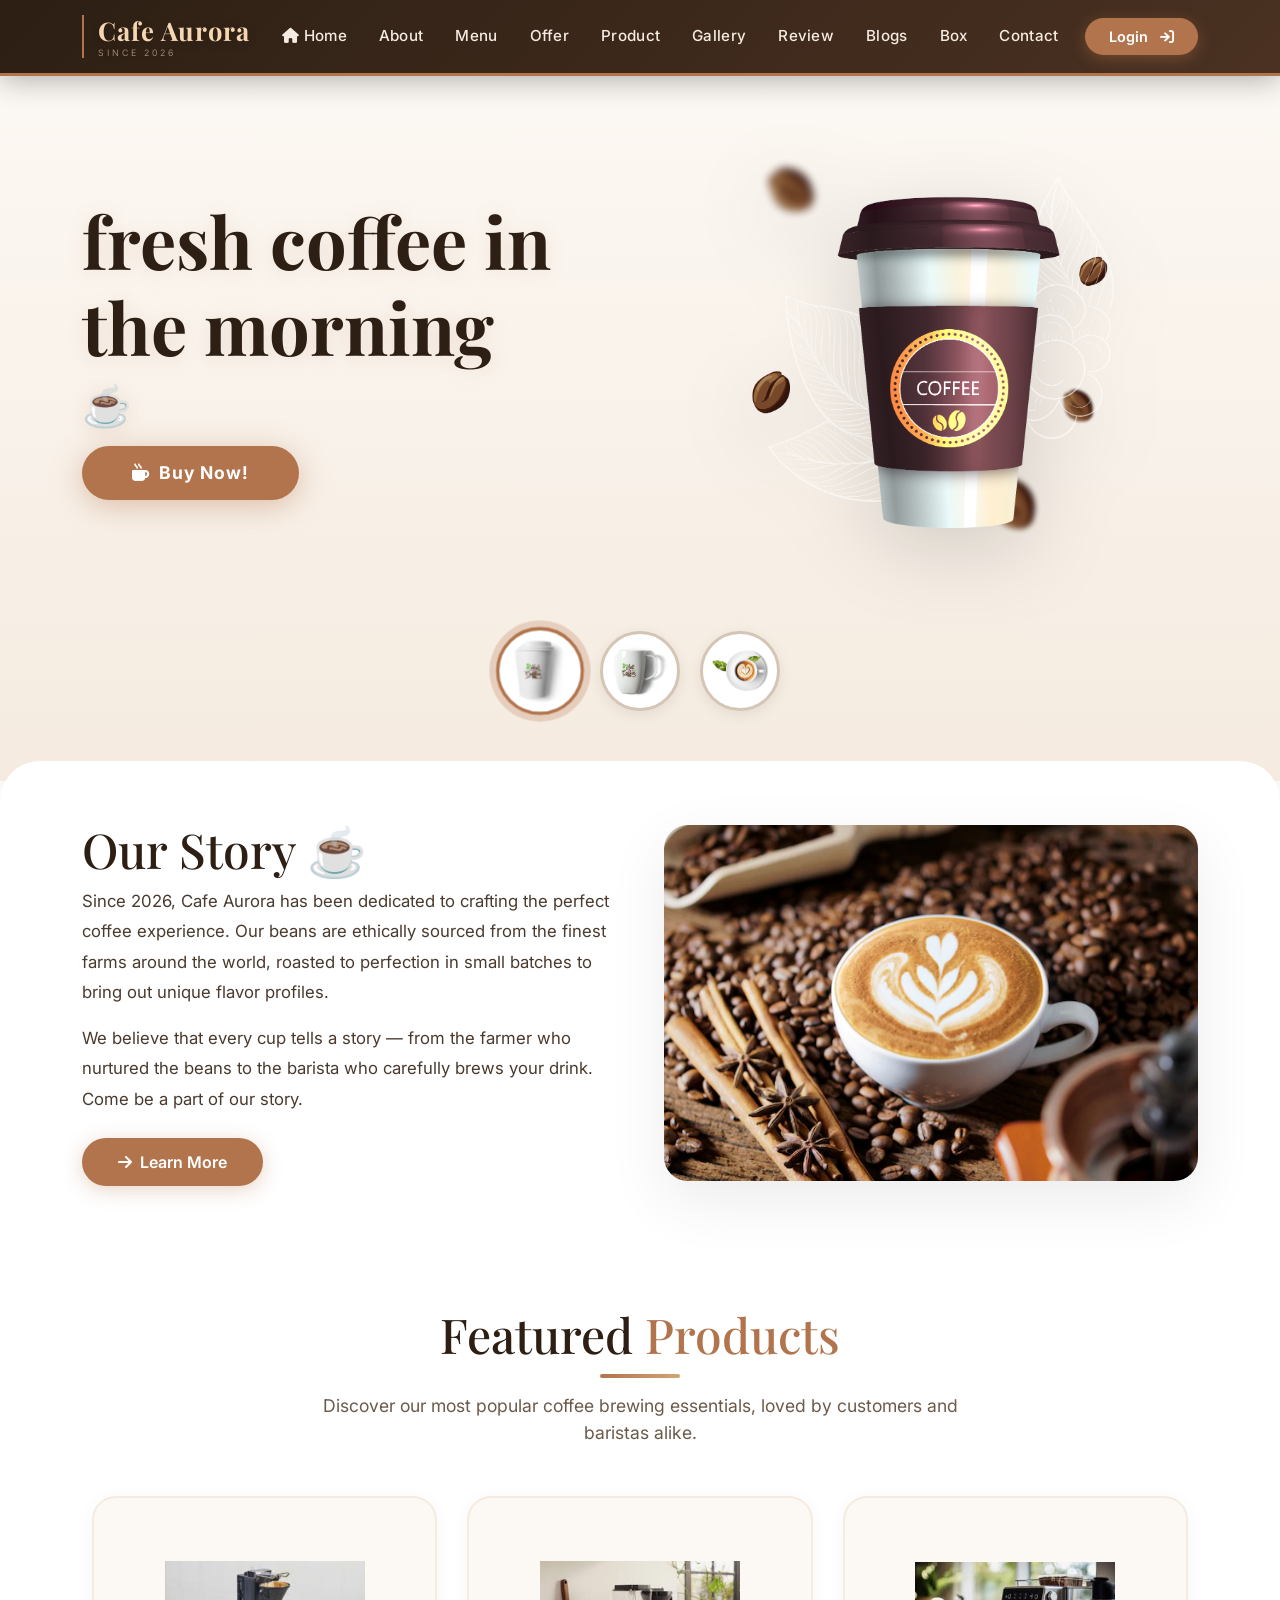
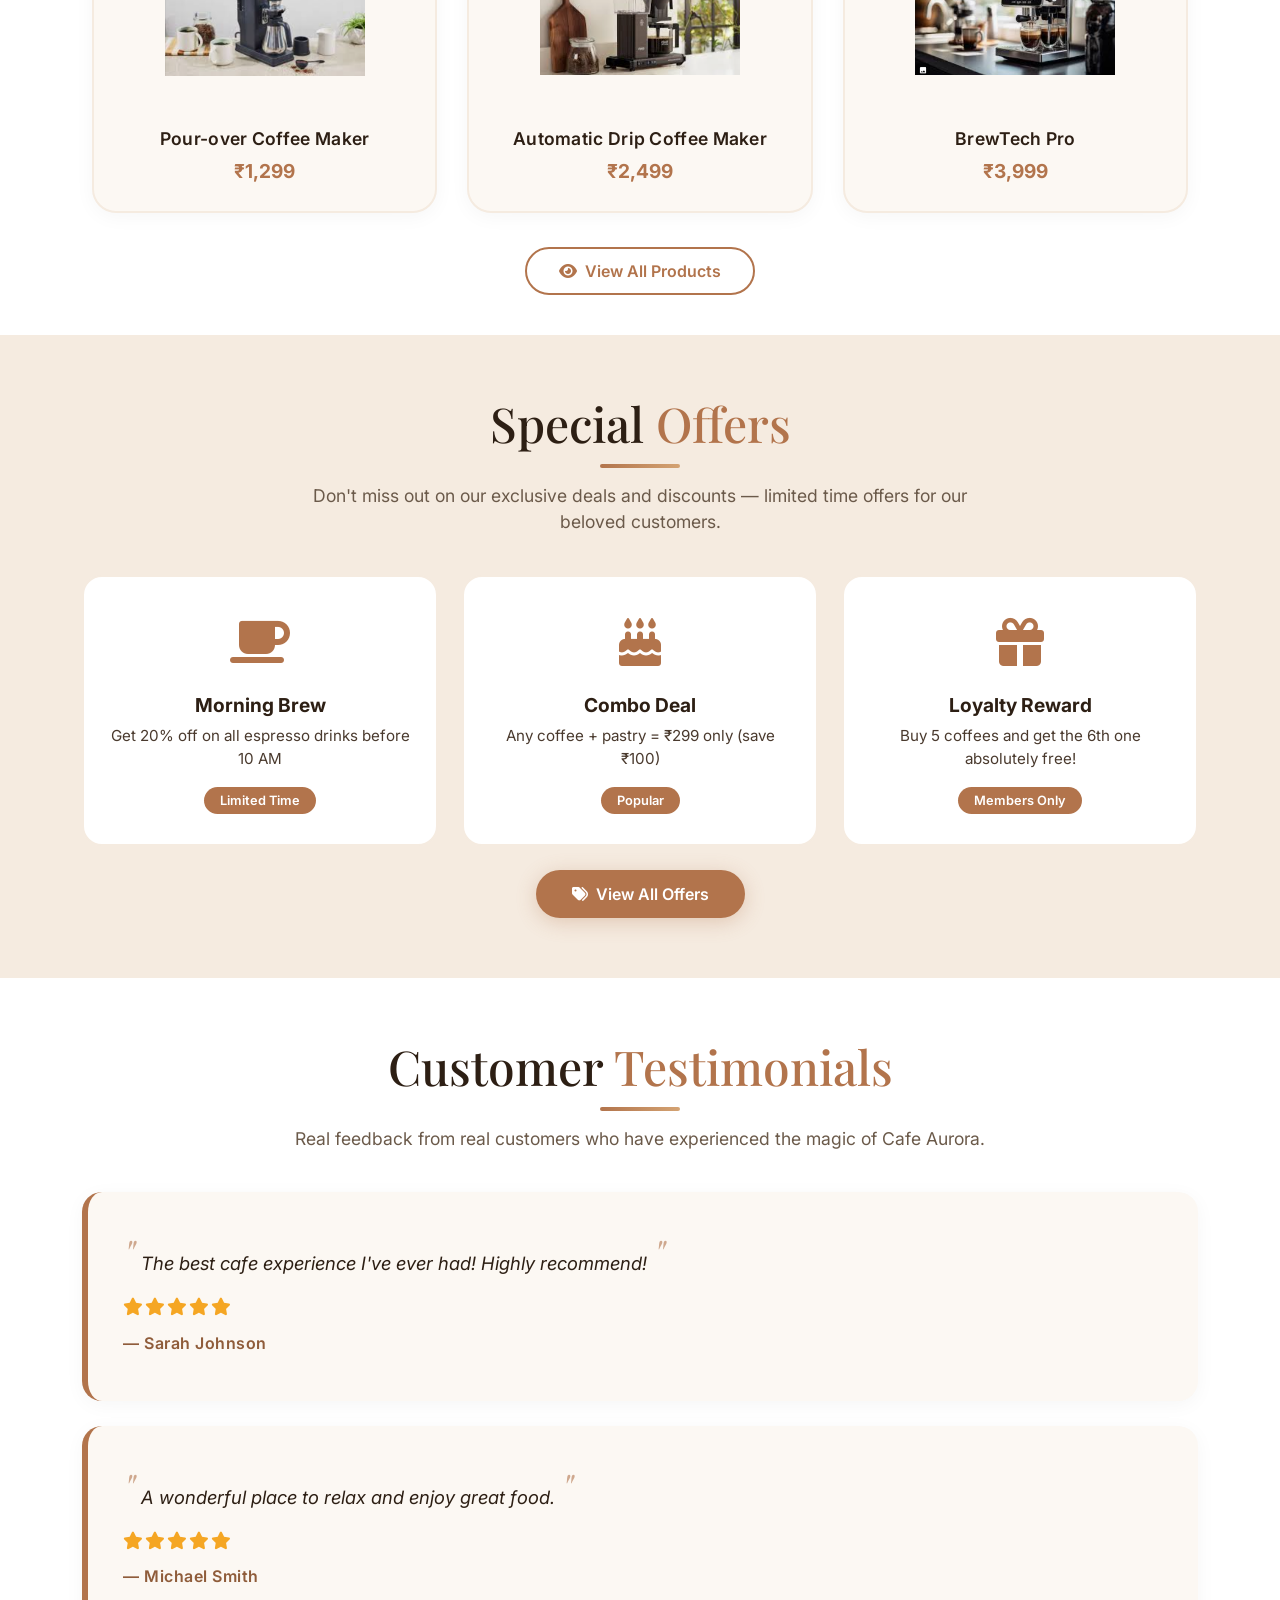
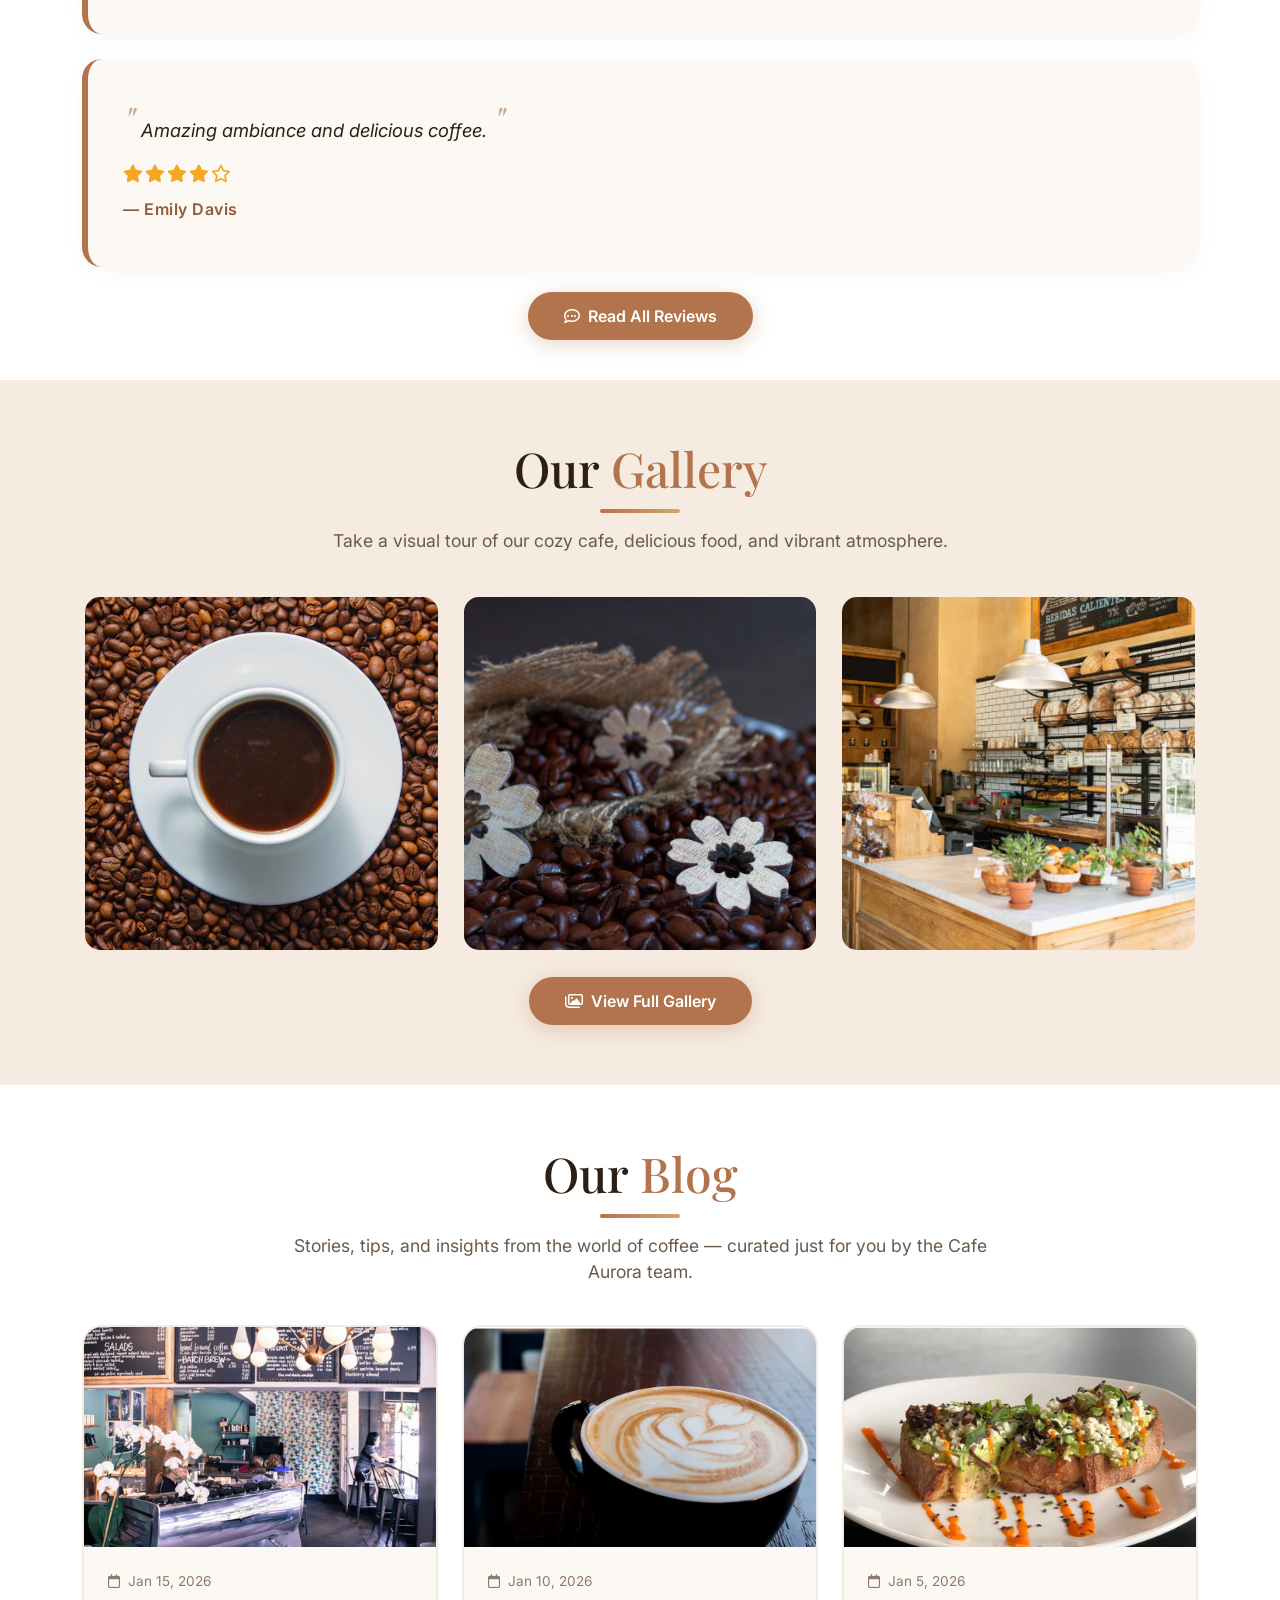
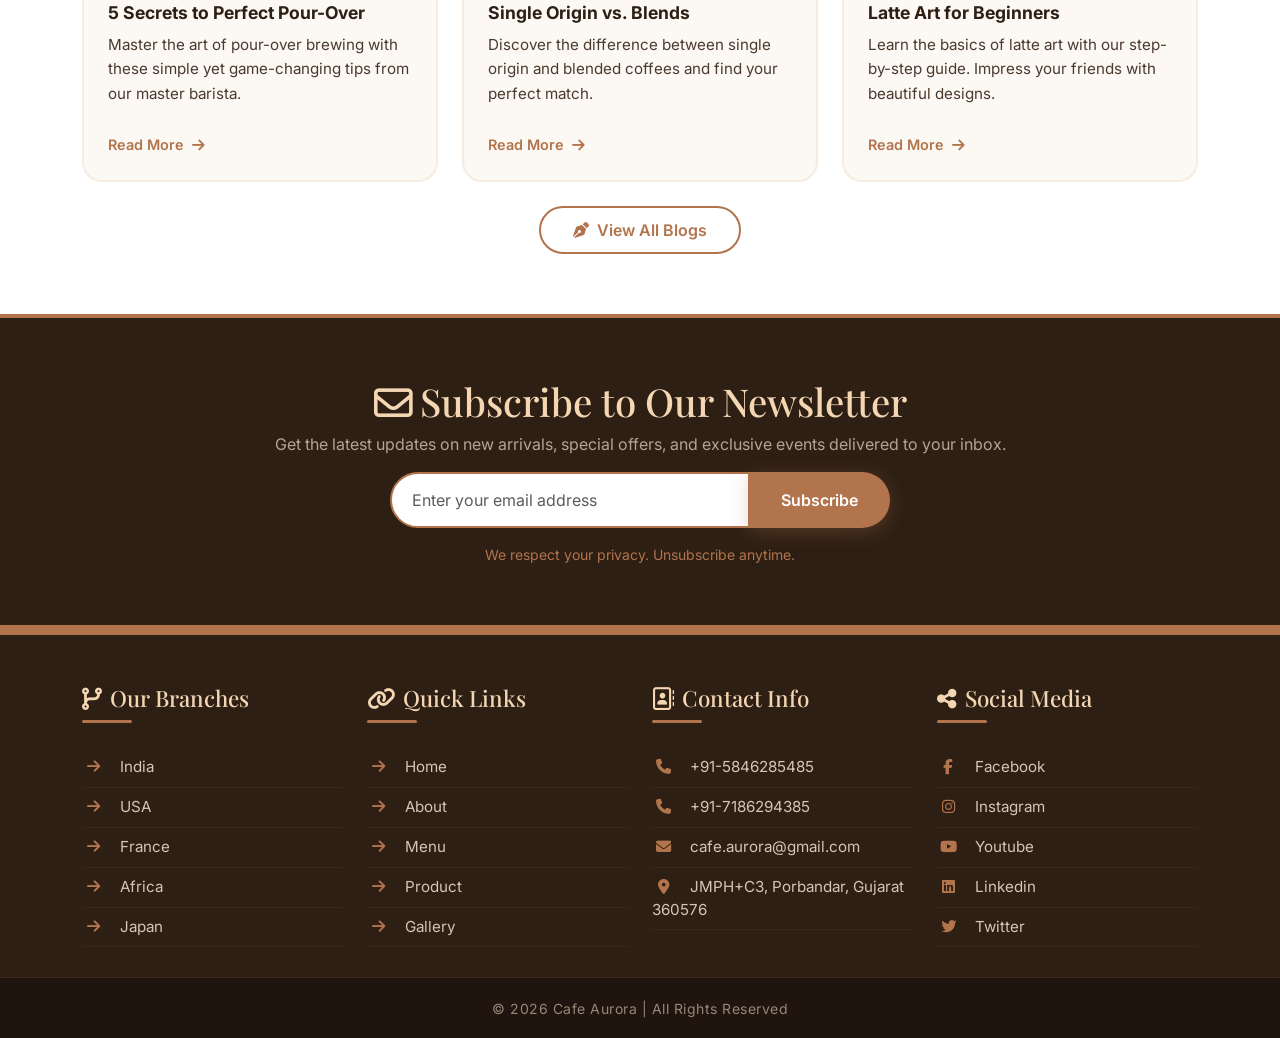
<file: Index.html>
<!DOCTYPE html>
<html lang="en">

<head>
    <title>Cafe Aurora - Fresh Coffee in the Morning</title>
    <meta charset="utf-8">
    <meta name="viewport" content="width=device-width, initial-scale=1">
    <meta http-equiv="X-UA-Compatible" content="IE=edge">
    <meta name="description" content="Cafe Aurora - Fresh coffee in the morning, best cafe experience since 2026">

    <!-- Bootstrap 5 CSS -->
    <link href="https://cdn.jsdelivr.net/npm/bootstrap@5.3.3/dist/css/bootstrap.min.css" rel="stylesheet">
    <!-- Bootstrap 5 JS Bundle -->
    <script src="https://cdn.jsdelivr.net/npm/bootstrap@5.3.3/dist/js/bootstrap.bundle.min.js">
    </script>
    <!-- Font Awesome 6 -->
    <link rel="stylesheet" href="https://cdnjs.cloudflare.com/ajax/libs/font-awesome/6.5.2/css/all.min.css">
    <!-- Google Fonts -->
    <link rel="preconnect" href="https://fonts.googleapis.com">
    <link rel="preconnect" href="https://fonts.gstatic.com" crossorigin>
    <link href="https://fonts.googleapis.com/css2?family=Playfair+Display:wght@400;700&family=Inter:wght@300;400;600;700&display=swap" rel="stylesheet">

    <style>
        /* ===== RESET & BASE ===== */
        * {
            margin: 0;
            padding: 0;
            box-sizing: border-box;
        }

        body {
            font-family: 'Inter', sans-serif;
            background: #fcf8f3;
            color: #2d1f14;
            overflow-x: hidden;
        }

        h1,
        h2,
        h3,
        h4,
        h5 {
            font-family: 'Playfair Display', serif;
        }

        a {
            text-decoration: none;
            transition: all 0.3s ease;
        }

        img {
            max-width: 100%;
            height: auto;
            display: block;
        }

        /* ===== SCROLLBAR ===== */
        ::-webkit-scrollbar {
            width: 10px;
        }
        ::-webkit-scrollbar-track {
            background: #fcf8f3;
        }
        ::-webkit-scrollbar-thumb {
            background: #b2744c;
            border-radius: 50px;
        }
        ::-webkit-scrollbar-thumb:hover {
            background: #8f5c3a;
        }

        /* ===== NAVBAR ===== */
        .navbar {
            background: linear-gradient(135deg, #2d1f14 0%, #4a3122 100%);
            padding: 10px 0;
            box-shadow: 0 4px 30px rgba(0, 0, 0, 0.3);
            position: sticky;
            top: 0;
            z-index: 1050;
            border-bottom: 3px solid #b2744c;
        }

        .navbar .navbar-brand {
            display: flex;
            align-items: center;
            gap: 12px;
            flex-shrink: 0;
        }

        .navbar .brand-text {
            color: #f5d6b3;
            font-family: 'Playfair Display', serif;
            font-size: 1.6rem;
            font-weight: 700;
            letter-spacing: 1px;
            text-shadow: 0 2px 10px rgba(0, 0, 0, 0.2);
            border-left: 2px solid #b2744c;
            padding-left: 14px;
            line-height: 1.2;
        }

        .navbar .brand-text small {
            display: block;
            font-size: 0.55rem;
            font-family: 'Inter', sans-serif;
            font-weight: 300;
            letter-spacing: 3px;
            color: #b8a392;
            text-transform: uppercase;
            margin-top: 2px;
        }

        .navbar .nav-link {
            color: #f5ebe0 !important;
            font-weight: 500;
            font-size: 0.95rem;
            padding: 8px 16px !important;
            border-radius: 30px;
            transition: all 0.3s ease;
            letter-spacing: 0.3px;
            position: relative;
            white-space: nowrap;
        }

        .navbar .nav-link:hover,
        .navbar .nav-link.active {
            color: #f5d6b3 !important;
            background: rgba(178, 116, 76, 0.2);
            transform: translateY(-2px);
        }

        .navbar .nav-link::after {
            content: '';
            position: absolute;
            bottom: 2px;
            left: 50%;
            width: 0;
            height: 2px;
            background: #b2744c;
            transition: all 0.3s ease;
            transform: translateX(-50%);
        }

        .navbar .nav-link:hover::after,
        .navbar .nav-link.active::after {
            width: 60%;
        }

        .navbar .btn-custom {
            background: #b2744c;
            color: #fff !important;
            border: none;
            padding: 8px 24px;
            border-radius: 50px;
            font-weight: 600;
            font-size: 0.9rem;
            transition: all 0.3s ease;
            box-shadow: 0 4px 15px rgba(178, 116, 76, 0.4);
            flex-shrink: 0;
        }

        .navbar .btn-custom:hover {
            background: #8f5c3a;
            transform: translateY(-2px);
            box-shadow: 0 6px 25px rgba(178, 116, 76, 0.5);
        }

        .navbar-toggler {
            border: 2px solid #b2744c;
            padding: 6px 10px;
            flex-shrink: 0;
        }
        .navbar-toggler-icon {
            filter: invert(1);
        }

        /* ===== MODAL ===== */
        .modal-content {
            background: #fcf8f3;
            border-radius: 20px;
            border: 3px solid #b2744c;
            box-shadow: 0 20px 60px rgba(0, 0, 0, 0.3);
        }

        .modal-header {
            border-bottom: 2px solid #b2744c;
            background: #2d1f14;
            border-radius: 18px 18px 0 0;
            padding: 20px 30px;
        }

        .modal-header .modal-title {
            color: #f5ebe0;
            font-family: 'Playfair Display', serif;
            font-size: 1.6rem;
        }

        .modal-header .btn-close {
            filter: brightness(0) invert(1);
        }

        .modal-body {
            padding: 30px;
        }

        .modal-body .form-label {
            font-weight: 600;
            color: #2d1f14;
        }

        .modal-body .form-control {
            border-radius: 12px;
            border: 2px solid #d4c5b5;
            padding: 12px 16px;
            background: #fff;
            transition: border 0.3s ease;
        }

        .modal-body .form-control:focus {
            border-color: #b2744c;
            box-shadow: 0 0 0 4px rgba(178, 116, 76, 0.2);
        }

        .modal-footer {
            border-top: none;
            padding: 0 30px 30px 30px;
            justify-content: center;
        }

        .modal-footer .btn-custom {
            background: #b2744c;
            color: #fff;
            border: none;
            padding: 12px 50px;
            border-radius: 50px;
            font-weight: 700;
            font-size: 1rem;
            transition: all 0.3s ease;
            box-shadow: 0 4px 20px rgba(178, 116, 76, 0.4);
            width: 100%;
        }

        .modal-footer .btn-custom:hover {
            background: #8f5c3a;
            transform: translateY(-3px);
            box-shadow: 0 8px 30px rgba(178, 116, 76, 0.5);
        }

        /* ===== HOME / HERO ===== */
        .hero {
            padding: 40px 0 60px;
            background: linear-gradient(180deg, #fcf8f3 0%, #f5ebe0 100%);
            position: relative;
            overflow: hidden;
        }

        .hero .content h3 {
            font-family: 'Playfair Display', serif;
            font-size: clamp(2.2rem, 6vw, 4.5rem);
            font-weight: 700;
            color: #2d1f14;
            line-height: 1.2;
            text-shadow: 0 2px 20px rgba(178, 116, 76, 0.15);
            animation: fadeInUp 1s ease forwards;
        }

        .hero .content h3::after {
            content: '☕';
            display: block;
            font-size: 2.5rem;
            margin-top: 10px;
            animation: pulse 2s infinite;
        }

        @keyframes pulse {
            0%,
            100% {
                transform: scale(1);
            }
            50% {
                transform: scale(1.1);
            }
        }

        @keyframes fadeInUp {
            from {
                opacity: 0;
                transform: translateY(40px);
            }
            to {
                opacity: 1;
                transform: translateY(0);
            }
        }

        .hero .btn-hero {
            background: #b2744c;
            color: #fff;
            border: none;
            padding: 14px 50px;
            border-radius: 50px;
            font-weight: 700;
            font-size: 1.1rem;
            transition: all 0.4s ease;
            box-shadow: 0 6px 30px rgba(178, 116, 76, 0.4);
            letter-spacing: 1px;
            margin-top: 10px;
            display: inline-block;
        }

        .hero .btn-hero:hover {
            background: #8f5c3a;
            transform: translateY(-4px) scale(1.02);
            box-shadow: 0 10px 40px rgba(178, 116, 76, 0.5);
            color: #fff;
        }

        .hero .image {
            text-align: center;
            animation: float 4s ease-in-out infinite;
        }

        @keyframes float {
            0%,
            100% {
                transform: translateY(0px);
            }
            50% {
                transform: translateY(-15px);
            }
        }

        .hero .image img {
            max-width: 80%;
            margin: 0 auto;
            filter: drop-shadow(0 20px 40px rgba(0, 0, 0, 0.15));
        }

        /* ===== IMAGE SLIDER ===== */
        .image-slider {
            display: flex;
            justify-content: center;
            gap: 20px;
            flex-wrap: wrap;
            margin-top: 40px;
            padding: 10px 0;
        }

        .image-slider img {
            width: 80px;
            height: 80px;
            object-fit: contain;
            border-radius: 50%;
            border: 3px solid #d4c5b5;
            padding: 8px;
            background: #fff;
            box-shadow: 0 4px 15px rgba(0, 0, 0, 0.08);
            transition: all 0.4s ease;
            cursor: pointer;
        }

        .image-slider img:hover {
            transform: scale(1.15) translateY(-8px);
            border-color: #b2744c;
            box-shadow: 0 8px 30px rgba(178, 116, 76, 0.3);
        }

        .image-slider img.active-slide {
            border-color: #b2744c;
            transform: scale(1.1);
            box-shadow: 0 0 0 6px rgba(178, 116, 76, 0.25);
        }

        /* ===== SECTION TITLES ===== */
        .section-title {
            font-family: 'Playfair Display', serif;
            font-size: clamp(2rem, 4vw, 3rem);
            color: #2d1f14;
            margin-bottom: 15px;
            position: relative;
            display: inline-block;
            padding-bottom: 15px;
        }

        .section-title::after {
            content: '';
            position: absolute;
            bottom: 0;
            left: 50%;
            transform: translateX(-50%);
            width: 80px;
            height: 4px;
            background: linear-gradient(90deg, #b2744c, #d4a373);
            border-radius: 4px;
        }

        .section-subtitle {
            color: #6b5a4a;
            font-size: 1.1rem;
            max-width: 700px;
            margin: 0 auto 40px;
        }

        /* ===== ABOUT PREVIEW ===== */
        .about-preview {
            padding: 60px 0;
            background: #fff;
            border-radius: 40px 40px 0 0;
            margin-top: -20px;
            position: relative;
            z-index: 2;
        }

        .about-preview .about-img {
            border-radius: 24px;
            box-shadow: 0 20px 60px rgba(0, 0, 0, 0.08);
            transition: transform 0.5s ease;
            width: 100%;
            min-height: 280px;
            object-fit: cover;
            background: #d4c5b5;
        }

        .about-preview .about-img:hover {
            transform: scale(1.02);
        }

        .btn-gold {
            background: #b2744c;
            color: #fff;
            border: none;
            padding: 12px 36px;
            border-radius: 50px;
            font-weight: 600;
            font-size: 1rem;
            transition: all 0.4s ease;
            box-shadow: 0 4px 20px rgba(178, 116, 76, 0.3);
            display: inline-block;
        }

        .btn-gold:hover {
            background: #8f5c3a;
            color: #fff;
            transform: translateY(-3px);
            box-shadow: 0 8px 35px rgba(178, 116, 76, 0.4);
        }

        .btn-outline-gold {
            background: transparent;
            color: #b2744c;
            border: 2px solid #b2744c;
            padding: 10px 32px;
            border-radius: 50px;
            font-weight: 600;
            font-size: 1rem;
            transition: all 0.4s ease;
            display: inline-block;
        }

        .btn-outline-gold:hover {
            background: #b2744c;
            color: #fff;
            transform: translateY(-3px);
            box-shadow: 0 8px 35px rgba(178, 116, 76, 0.3);
        }

        /* ===== FEATURED PRODUCTS ===== */
        .featured-products {
            padding: 60px 0 40px;
            background: #fff;
        }

        .product-grid {
            display: grid;
            grid-template-columns: repeat(auto-fit, minmax(250px, 1fr));
            gap: 30px;
            padding: 10px;
        }

        .product-card {
            background: #fcf8f3;
            border-radius: 24px;
            padding: 30px 20px 25px;
            text-align: center;
            transition: all 0.4s ease;
            border: 2px solid #f5ebe0;
            box-shadow: 0 4px 20px rgba(0, 0, 0, 0.04);
        }

        .product-card:hover {
            transform: translateY(-12px);
            border-color: #b2744c;
            box-shadow: 0 15px 50px rgba(178, 116, 76, 0.15);
        }

        .product-card img {
            width: 100%;
            max-width: 200px;
            height: 180px;
            object-fit: contain;
            margin: 0 auto 20px;
            transition: transform 0.5s ease;
        }

        .product-card:hover img {
            transform: scale(1.08) rotate(-2deg);
        }

        .product-card h3 {
            font-family: 'Inter', sans-serif;
            font-size: 1.1rem;
            font-weight: 600;
            color: #2d1f14;
            margin: 0;
            letter-spacing: 0.3px;
        }

        .product-card .price {
            color: #b2744c;
            font-weight: 700;
            font-size: 1.2rem;
            margin-top: 8px;
        }

        /* ===== OFFERS PREVIEW ===== */
        .offers-preview {
            padding: 60px 0;
            background: #f5ebe0;
        }

        .offer-card {
            background: #fff;
            border-radius: 20px;
            padding: 30px 25px;
            text-align: center;
            border: 2px solid #f5ebe0;
            transition: all 0.4s ease;
            height: 100%;
        }

        .offer-card:hover {
            transform: translateY(-10px);
            border-color: #b2744c;
            box-shadow: 0 15px 50px rgba(178, 116, 76, 0.12);
        }

        .offer-card .icon {
            font-size: 3rem;
            color: #b2744c;
            margin-bottom: 15px;
        }

        .offer-card h4 {
            font-family: 'Inter', sans-serif;
            font-weight: 700;
            color: #2d1f14;
            font-size: 1.2rem;
        }

        .offer-card p {
            color: #4a3a2e;
            font-size: 0.95rem;
        }

        .offer-card .badge-gold {
            background: #b2744c;
            color: #fff;
            padding: 4px 16px;
            border-radius: 50px;
            font-weight: 600;
            font-size: 0.8rem;
            display: inline-block;
        }

        /* ===== TESTIMONIALS ===== */
        .testimonials {
            padding: 60px 0 40px;
            background: #fff;
        }

        .testimonial {
            background: #fcf8f3;
            border-radius: 20px;
            padding: 30px 35px;
            margin-bottom: 25px;
            border-left: 6px solid #b2744c;
            box-shadow: 0 4px 20px rgba(0, 0, 0, 0.04);
            transition: all 0.3s ease;
        }

        .testimonial:hover {
            transform: translateX(8px);
            box-shadow: 0 8px 35px rgba(178, 116, 76, 0.1);
        }

        .testimonial h3 {
            font-family: 'Inter', sans-serif;
            font-size: 1.15rem;
            font-weight: 400;
            color: #2d1f14;
            line-height: 1.6;
            font-style: italic;
        }

        .testimonial h3::before {
            content: '"';
            font-size: 2.5rem;
            color: #b2744c;
            font-family: 'Playfair Display', serif;
            margin-right: 6px;
            opacity: 0.6;
        }

        .testimonial h3::after {
            content: '"';
            font-size: 2.5rem;
            color: #b2744c;
            font-family: 'Playfair Display', serif;
            margin-left: 6px;
            opacity: 0.6;
        }

        .testimonial .stars {
            color: #f5a623;
            font-size: 1.1rem;
            letter-spacing: 2px;
            margin-top: 6px;
        }

        .testimonial p:last-child {
            font-weight: 600;
            color: #8f5c3a;
            margin-top: 10px;
            font-size: 1rem;
            letter-spacing: 0.5px;
        }

        /* ===== GALLERY PREVIEW ===== */
        .gallery-preview {
            padding: 60px 0;
            background: #f5ebe0;
        }

        .gallery-grid-preview {
            display: grid;
            grid-template-columns: repeat(3, 1fr);
            gap: 20px;
        }

        .gallery-grid-preview .gallery-item {
            border-radius: 18px;
            overflow: hidden;
            border: 3px solid #f5ebe0;
            transition: all 0.4s ease;
            aspect-ratio: 1 / 1;
            background: #d4c5b5;
            cursor: pointer;
        }

        .gallery-grid-preview .gallery-item:hover {
            transform: translateY(-6px);
            border-color: #b2744c;
            box-shadow: 0 15px 50px rgba(178, 116, 76, 0.15);
        }

        .gallery-grid-preview .gallery-item img {
            width: 100%;
            height: 100%;
            object-fit: cover;
            transition: transform 0.5s ease;
        }

        .gallery-grid-preview .gallery-item:hover img {
            transform: scale(1.08);
        }

        /* ===== BLOG PREVIEW ===== */
        .blog-preview {
            padding: 60px 0;
            background: #fff;
        }

        .blog-card {
            background: #fcf8f3;
            border-radius: 20px;
            overflow: hidden;
            border: 2px solid #f5ebe0;
            transition: all 0.4s ease;
            height: 100%;
            display: flex;
            flex-direction: column;
        }

        .blog-card:hover {
            transform: translateY(-10px);
            border-color: #b2744c;
            box-shadow: 0 15px 50px rgba(178, 116, 76, 0.1);
        }

        .blog-card img {
            width: 100%;
            height: 220px;
            object-fit: cover;
            background: #d4c5b5;
            transition: transform 0.5s ease;
        }

        .blog-card:hover img {
            transform: scale(1.03);
        }

        .blog-card .blog-body {
            padding: 24px;
            flex: 1;
            display: flex;
            flex-direction: column;
        }

        .blog-card .blog-body .meta {
            color: #8f7a6a;
            font-size: 0.85rem;
            margin-bottom: 10px;
        }

        .blog-card .blog-body h4 {
            font-family: 'Inter', sans-serif;
            font-weight: 700;
            color: #2d1f14;
            font-size: 1.1rem;
            margin-bottom: 10px;
        }

        .blog-card .blog-body p {
            color: #4a3a2e;
            font-size: 0.95rem;
            line-height: 1.6;
            flex: 1;
        }

        .blog-card .blog-body .read-more {
            color: #b2744c;
            font-weight: 600;
            font-size: 0.9rem;
            transition: all 0.3s ease;
            display: inline-block;
            margin-top: 12px;
        }

        .blog-card .blog-body .read-more:hover {
            color: #8f5c3a;
            transform: translateX(6px);
        }

        /* ===== NEWSLETTER ===== */
        .newsletter {
            padding: 60px 0;
            background: #2d1f14;
            color: #f5ebe0;
            border-top: 4px solid #b2744c;
            border-bottom: 4px solid #b2744c;
        }

        .newsletter h2 {
            font-family: 'Playfair Display', serif;
            font-size: clamp(1.8rem, 3vw, 2.8rem);
            color: #f5d6b3;
        }

        .newsletter p {
            color: #b8a392;
        }

        .newsletter .input-group {
            max-width: 500px;
            margin: 0 auto;
        }

        .newsletter .form-control {
            border-radius: 50px 0 0 50px;
            border: 2px solid #b2744c;
            padding: 14px 20px;
            background: #fff;
        }

        .newsletter .form-control:focus {
            border-color: #f5d6b3;
            box-shadow: 0 0 0 4px rgba(178, 116, 76, 0.2);
        }

        .newsletter .btn-gold {
            border-radius: 0 50px 50px 0;
            padding: 14px 32px;
        }

        /* ===== FOOTER ===== */
        .footer {
            background: #2d1f14;
            color: #f5ebe0;
            padding-top: 50px;
            border-top: 6px solid #b2744c;
        }

        .footer .box h3 {
            font-family: 'Playfair Display', serif;
            font-size: 1.4rem;
            color: #f5d6b3;
            margin-bottom: 25px;
            position: relative;
            padding-bottom: 12px;
        }

        .footer .box h3::after {
            content: '';
            position: absolute;
            bottom: 0;
            left: 0;
            width: 50px;
            height: 3px;
            background: #b2744c;
            border-radius: 4px;
        }

        .footer .box a {
            display: block;
            color: #d4c5b5;
            padding: 8px 0;
            font-size: 0.95rem;
            transition: all 0.3s ease;
            border-bottom: 1px solid rgba(255, 255, 255, 0.04);
        }

        .footer .box a:hover {
            color: #f5d6b3;
            padding-left: 12px;
            border-bottom-color: rgba(178, 116, 76, 0.2);
        }

        .footer .box a i {
            margin-right: 12px;
            color: #b2744c;
            width: 22px;
            text-align: center;
            transition: all 0.3s ease;
        }

        .footer .box a:hover i {
            transform: scale(1.2);
            color: #f5d6b3;
        }

        .footer .text-center {
            background: #1f140e;
            padding: 18px 0;
            margin-top: 30px;
            font-size: 1rem;
            font-weight: 400;
            letter-spacing: 0.5px;
            color: #b8a392;
            border-top: 1px solid rgba(178, 116, 76, 0.2);
        }

        .footer .text-center small {
            opacity: 0.8;
        }

        /* ===== BACK TO TOP ===== */
        #backToTop {
            position: fixed;
            bottom: 30px;
            right: 30px;
            z-index: 1060;
            background: #b2744c;
            color: #fff;
            border: none;
            border-radius: 50%;
            width: 50px;
            height: 50px;
            font-size: 1.2rem;
            box-shadow: 0 4px 20px rgba(178, 116, 76, 0.4);
            transition: all 0.3s ease;
            opacity: 0;
            visibility: hidden;
            transform: translateY(20px);
        }

        #backToTop.show {
            opacity: 1;
            visibility: visible;
            transform: translateY(0);
        }

        #backToTop:hover {
            background: #8f5c3a;
            transform: translateY(-4px);
            box-shadow: 0 8px 35px rgba(178, 116, 76, 0.5);
        }

        /* ================================================================
                   FULLY RESPONSIVE BREAKPOINTS
                   ================================================================ */

        @media (max-width: 1199px) {
            .navbar .nav-link {
                font-size: 0.85rem;
                padding: 6px 12px !important;
            }
            .navbar .brand-text {
                font-size: 1.4rem;
            }
            .product-grid {
                grid-template-columns: repeat(auto-fit, minmax(220px, 1fr));
                gap: 25px;
            }
            .gallery-grid-preview {
                grid-template-columns: repeat(3, 1fr);
                gap: 16px;
            }
        }

        @media (max-width: 991px) {
            .navbar .brand-text {
                font-size: 1.2rem;
                padding-left: 10px;
            }
            .navbar .brand-text small {
                font-size: 0.45rem;
                letter-spacing: 2px;
            }
            .navbar .nav-link {
                font-size: 0.9rem;
                padding: 8px 16px !important;
                white-space: normal;
            }
            .navbar .btn-custom {
                padding: 6px 18px;
                font-size: 0.8rem;
                margin-top: 8px;
                width: 100%;
                text-align: center;
            }
            .navbar .navbar-nav {
                padding: 10px 0;
            }

            .hero .content h3 {
                font-size: clamp(1.8rem, 5vw, 3rem);
                text-align: center;
            }
            .hero .content .btn-hero {
                display: block;
                margin: 15px auto 0;
                width: fit-content;
            }
            .hero .image img {
                max-width: 70%;
                margin-top: 10px;
            }
            .hero .image {
                animation: none;
            }
            .image-slider img {
                width: 65px;
                height: 65px;
                padding: 6px;
            }

            .about-preview {
                padding: 40px 0;
                border-radius: 30px 30px 0 0;
            }
            .about-preview .about-img {
                min-height: 220px;
            }

            .product-grid {
                grid-template-columns: repeat(auto-fit, minmax(200px, 1fr));
                gap: 20px;
            }
            .product-card {
                padding: 24px 16px 20px;
            }
            .product-card img {
                max-width: 160px;
                height: 150px;
            }

            .gallery-grid-preview {
                grid-template-columns: repeat(3, 1fr);
                gap: 14px;
            }

            .testimonial {
                padding: 24px 28px;
            }
            .testimonial h3 {
                font-size: 1.05rem;
            }

            .blog-card img {
                height: 180px;
            }

            .footer .box {
                margin-bottom: 30px;
            }
            .footer .box h3 {
                font-size: 1.2rem;
            }
        }

        @media (max-width: 767px) {
            .navbar {
                padding: 8px 0;
            }
            .navbar .brand-text {
                font-size: 1rem;
                padding-left: 8px;
                border-left-width: 1.5px;
            }
            .navbar .brand-text small {
                font-size: 0.4rem;
                letter-spacing: 1.5px;
            }
            .navbar .nav-link {
                font-size: 0.85rem;
                padding: 6px 12px !important;
            }
            .navbar .btn-custom {
                font-size: 0.75rem;
                padding: 6px 14px;
            }
            .navbar-toggler {
                padding: 4px 8px;
            }
            .navbar-toggler-icon {
                width: 22px;
                height: 22px;
            }

            .hero {
                padding: 20px 0 40px;
            }
            .hero .content h3 {
                font-size: clamp(1.5rem, 6vw, 2.4rem);
                text-align: center;
            }
            .hero .content h3::after {
                font-size: 2rem;
            }
            .hero .content .btn-hero {
                font-size: 0.95rem;
                padding: 12px 36px;
            }
            .hero .image img {
                max-width: 85%;
                margin-top: 15px;
            }
            .image-slider {
                gap: 14px;
                margin-top: 30px;
            }
            .image-slider img {
                width: 55px;
                height: 55px;
                padding: 5px;
                border-width: 2px;
            }

            .about-preview {
                padding: 30px 0;
                border-radius: 24px 24px 0 0;
            }
            .about-preview .about-img {
                min-height: 200px;
                margin-top: 20px;
            }

            .featured-products {
                padding: 40px 0 30px;
            }
            .featured-products .section-title,
            .testimonials .section-title,
            .offers-preview .section-title,
            .gallery-preview .section-title,
            .blog-preview .section-title {
                font-size: 1.8rem;
            }
            .featured-products .section-title::after,
            .testimonials .section-title::after,
            .offers-preview .section-title::after,
            .gallery-preview .section-title::after,
            .blog-preview .section-title::after {
                width: 60px;
                height: 3px;
            }
            .section-subtitle {
                font-size: 0.95rem;
                padding: 0 15px;
            }

            .product-grid {
                grid-template-columns: repeat(auto-fit, minmax(160px, 1fr));
                gap: 16px;
                padding: 5px;
            }
            .product-card {
                padding: 18px 12px 16px;
                border-radius: 18px;
            }
            .product-card img {
                max-width: 130px;
                height: 130px;
                margin-bottom: 14px;
            }
            .product-card h3 {
                font-size: 0.9rem;
            }

            .offers-preview {
                padding: 40px 0;
            }
            .offer-card {
                padding: 24px 18px;
            }

            .testimonials {
                padding: 40px 0 30px;
            }
            .testimonial {
                padding: 18px 20px;
                border-left-width: 4px;
                border-radius: 16px;
                margin-bottom: 18px;
            }
            .testimonial h3 {
                font-size: 0.95rem;
            }
            .testimonial h3::before,
            .testimonial h3::after {
                font-size: 1.8rem;
            }
            .testimonial p:last-child {
                font-size: 0.9rem;
            }

            .gallery-preview {
                padding: 40px 0;
            }
            .gallery-grid-preview {
                grid-template-columns: repeat(3, 1fr);
                gap: 10px;
            }

            .blog-preview {
                padding: 40px 0;
            }
            .blog-card img {
                height: 160px;
            }
            .blog-card .blog-body {
                padding: 18px;
            }
            .blog-card .blog-body h4 {
                font-size: 1rem;
            }
            .blog-card .blog-body p {
                font-size: 0.9rem;
            }

            .newsletter {
                padding: 40px 0;
            }
            .newsletter .input-group {
                flex-direction: column;
                gap: 12px;
            }
            .newsletter .form-control {
                border-radius: 50px;
            }
            .newsletter .btn-gold {
                border-radius: 50px;
                width: 100%;
            }

            .footer {
                padding-top: 35px;
            }
            .footer .box h3 {
                font-size: 1.1rem;
                margin-bottom: 18px;
                padding-bottom: 10px;
            }
            .footer .box a {
                font-size: 0.85rem;
                padding: 6px 0;
            }
            .footer .text-center {
                font-size: 0.85rem;
                padding: 14px 0;
                margin-top: 20px;
            }

            .modal-header {
                padding: 16px 20px;
            }
            .modal-header .modal-title {
                font-size: 1.2rem;
            }
            .modal-body {
                padding: 20px;
            }
            .modal-body .form-control {
                padding: 10px 14px;
                font-size: 0.9rem;
            }
            .modal-footer {
                padding: 0 20px 20px 20px;
            }
            .modal-footer .btn-custom {
                padding: 10px 30px;
                font-size: 0.9rem;
            }
        }

        @media (max-width: 480px) {
            .navbar .brand-text {
                font-size: 0.85rem;
                padding-left: 6px;
            }
            .navbar .brand-text small {
                font-size: 0.35rem;
                letter-spacing: 1px;
            }
            .navbar .nav-link {
                font-size: 0.8rem;
                padding: 4px 10px !important;
            }
            .navbar .btn-custom {
                font-size: 0.7rem;
                padding: 5px 12px;
            }

            .hero .content h3 {
                font-size: 1.4rem;
            }
            .hero .content h3::after {
                font-size: 1.6rem;
            }
            .hero .content .btn-hero {
                font-size: 0.8rem;
                padding: 10px 28px;
            }
            .hero .image img {
                max-width: 90%;
            }
            .image-slider {
                gap: 10px;
            }
            .image-slider img {
                width: 44px;
                height: 44px;
                padding: 4px;
                border-width: 2px;
            }

            .about-preview .about-img {
                min-height: 160px;
            }

            .product-grid {
                grid-template-columns: 1fr 1fr;
                gap: 12px;
            }
            .product-card {
                padding: 14px 10px 12px;
                border-radius: 14px;
            }
            .product-card img {
                max-width: 100px;
                height: 100px;
                margin-bottom: 10px;
            }
            .product-card h3 {
                font-size: 0.75rem;
            }
            .product-card .price {
                font-size: 1rem;
            }

            .gallery-grid-preview {
                grid-template-columns: repeat(3, 1fr);
                gap: 8px;
            }

            .offer-card {
                padding: 18px 14px;
            }
            .offer-card .icon {
                font-size: 2.2rem;
            }
            .offer-card h4 {
                font-size: 1rem;
            }
            .offer-card p {
                font-size: 0.85rem;
            }

            .testimonial {
                padding: 14px 16px;
                border-left-width: 3px;
                border-radius: 12px;
            }
            .testimonial h3 {
                font-size: 0.85rem;
            }
            .testimonial h3::before,
            .testimonial h3::after {
                font-size: 1.4rem;
            }
            .testimonial p:last-child {
                font-size: 0.8rem;
                margin-top: 6px;
            }

            .blog-card img {
                height: 140px;
            }
            .blog-card .blog-body {
                padding: 14px;
            }
            .blog-card .blog-body h4 {
                font-size: 0.9rem;
            }
            .blog-card .blog-body p {
                font-size: 0.82rem;
            }

            .footer .box h3 {
                font-size: 1rem;
            }
            .footer .box a {
                font-size: 0.8rem;
                padding: 5px 0;
            }
            .footer .box a i {
                width: 18px;
                margin-right: 8px;
            }
            .footer .text-center {
                font-size: 0.7rem;
                padding: 12px 0;
            }

            .modal-header {
                padding: 12px 16px;
            }
            .modal-header .modal-title {
                font-size: 1rem;
            }
            .modal-body {
                padding: 16px;
            }
            .modal-body .form-label {
                font-size: 0.85rem;
            }
            .modal-body .form-control {
                padding: 8px 12px;
                font-size: 0.85rem;
            }
            .modal-footer .btn-custom {
                padding: 8px 20px;
                font-size: 0.8rem;
            }
        }

        @media (max-width: 360px) {
            .navbar .brand-text {
                font-size: 0.7rem;
                padding-left: 4px;
            }

            .product-grid {
                grid-template-columns: 1fr 1fr;
                gap: 8px;
            }
            .product-card {
                padding: 10px 6px 10px;
            }
            .product-card img {
                max-width: 80px;
                height: 80px;
            }
            .product-card h3 {
                font-size: 0.65rem;
            }

            .hero .content h3 {
                font-size: 1.2rem;
            }
            .hero .content .btn-hero {
                font-size: 0.7rem;
                padding: 8px 20px;
            }
            .image-slider img {
                width: 36px;
                height: 36px;
                padding: 3px;
            }

            .gallery-grid-preview {
                grid-template-columns: repeat(3, 1fr);
                gap: 6px;
            }
        }

        /* ===== UTILITY ===== */
        .text-gold {
            color: #b2744c;
        }
        .bg-gold-light {
            background: #fcf8f3;
        }

        .fade-in {
            opacity: 0;
            animation: fadeIn 0.8s ease forwards;
        }
        .fade-in-delay-1 {
            animation-delay: 0.2s;
        }
        .fade-in-delay-2 {
            animation-delay: 0.4s;
        }
        .fade-in-delay-3 {
            animation-delay: 0.6s;
        }

        @keyframes fadeIn {
            to {
                opacity: 1;
            }
        }

        /* ===== TOAST ===== */
        .toast-container {
            position: fixed;
            bottom: 90px;
            right: 30px;
            z-index: 9999;
        }

        .toast-custom {
            background: #2d1f14;
            color: #f5d6b3;
            border: 2px solid #b2744c;
            border-radius: 16px;
            padding: 16px 24px;
            box-shadow: 0 10px 40px rgba(0, 0, 0, 0.3);
            font-family: 'Inter', sans-serif;
            display: flex;
            align-items: center;
            gap: 14px;
            animation: slideUp 0.4s ease forwards;
            min-width: 260px;
        }

        .toast-custom .toast-icon {
            font-size: 1.6rem;
            color: #b2744c;
        }

        .toast-custom .toast-msg {
            font-size: 0.95rem;
            font-weight: 500;
        }

        @keyframes slideUp {
            from {
                opacity: 0;
                transform: translateY(30px);
            }
            to {
                opacity: 1;
                transform: translateY(0);
            }
        }

        .toast-custom.hide {
            animation: slideDown 0.3s ease forwards;
        }

        @keyframes slideDown {
            to {
                opacity: 0;
                transform: translateY(30px);
            }
        }
    </style>
</head>

<body>

    <!-- ===== NAVBAR ===== -->
    <nav class="navbar navbar-expand-lg">
        <div class="container">
            <a class="navbar-brand" href="index.html">
                <span class="brand-text d-none d-sm-inline-block">
                    Cafe Aurora
                    <small>since 2026</small>
                </span>
            </a>
            <button class="navbar-toggler" type="button" data-bs-toggle="collapse" data-bs-target="#mynavbar" aria-controls="mynavbar" aria-expanded="false" aria-label="Toggle navigation">
                <span class="navbar-toggler-icon"></span>
            </button>
            <div class="collapse navbar-collapse" id="mynavbar">
                <ul class="navbar-nav me-auto mb-2 mb-lg-0">
                    <li class="nav-item">
                        <a class="nav-link active" href="index.html"><i class="fa-solid fa-house fa-beat"></i> Home</a>
                    </li>
                    <li class="nav-item"><a class="nav-link" href="about.html">About</a></li>
                    <li class="nav-item"><a class="nav-link" href="menu.html">Menu</a></li>
                    <li class="nav-item"><a class="nav-link" href="offer.html">Offer</a></li>
                    <li class="nav-item"><a class="nav-link" href="product.html">Product</a></li>
                    <li class="nav-item"><a class="nav-link" href="gallery.html">Gallery</a></li>
                    <li class="nav-item"><a class="nav-link" href="review.html">Review</a></li>
                    <li class="nav-item"><a class="nav-link" href="blogs.html">Blogs</a></li>
                    <li class="nav-item"><a class="nav-link" href="box.html">Box</a></li>
                    <li class="nav-item"><a class="nav-link" href="contact.html">Contact</a></li>
                </ul>
                <button type="button" class="btn btn-custom" data-bs-toggle="modal" data-bs-target="#myModal">
                    Login &nbsp; <i class="fa-solid fa-arrow-right-to-bracket fa-flip"></i>
                </button>
            </div>
        </div>
    </nav>

    <!-- ===== LOGIN MODAL ===== -->
    <div class="modal fade" id="myModal" tabindex="-1" aria-labelledby="modalLabel" aria-hidden="true">
        <div class="modal-dialog modal-dialog-centered">
            <div class="modal-content">
                <div class="modal-header">
                    <h4 class="modal-title" id="modalLabel"><i class="fa-regular fa-circle-user me-2"></i>Welcome Back</h4>
                    <button type="button" class="btn-close" data-bs-dismiss="modal" aria-label="Close"></button>
                </div>
                <div class="modal-body">
                    <form id="loginForm">
                        <div class="mb-3">
                            <label for="loginEmail" class="form-label"><i class="fa-regular fa-envelope me-2"></i>Email</label>
                            <input type="email" class="form-control" id="loginEmail" placeholder="Enter your email" required>
                        </div>
                        <div class="mb-3">
                            <label for="loginPwd" class="form-label"><i class="fa-solid fa-lock me-2"></i>Password</label>
                            <input type="password" class="form-control" id="loginPwd" placeholder="Enter your password" required>
                        </div>
                        <div class="form-check mb-3">
                            <input class="form-check-input" type="checkbox" name="remember" id="remember">
                            <label class="form-check-label" for="remember">Remember me</label>
                        </div>
                        <button type="submit" class="btn btn-custom w-100"><i class="fa-solid fa-arrow-right-to-bracket me-2"></i>Sign In</button>
                    </form>
                </div>
            </div>
        </div>
    </div>

    <!-- ===== HERO SECTION ===== -->
    <section class="hero" id="home">
        <div class="container">
            <div class="row align-items-center g-4 g-lg-5">
                <div class="col-lg-6 col-md-12 order-2 order-lg-1">
                    <div class="content text-center text-lg-start">
                        <h3>fresh coffee in the morning</h3>
                        <a href="menu.html" class="btn-hero"><i class="fa-solid fa-mug-hot me-2"></i>Buy Now!</a>
                    </div>
                </div>
                <div class="col-lg-6 col-md-12 order-1 order-lg-2">
                    <div class="image">
                        <img src="IMG/main.png" class="main-home-image" alt="Fresh Coffee">
                    </div>
                </div>
            </div>

            <div class="image-slider">
                <img src="IMG/4.png" alt="Coffee 1" class="active-slide">
                <img src="IMG/5.png" alt="Coffee 2">
                <img src="IMG/6.png" alt="Coffee 3">
            </div>
        </div>
    </section>

    <!-- ===== ABOUT PREVIEW ===== -->
    <section class="about-preview">
        <div class="container">
            <div class="row align-items-center g-5">
                <div class="col-lg-6">
                    <h2 style="font-family:'Playfair Display',serif; font-size:clamp(2rem,4vw,3rem); color:#2d1f14;">
                        Our Story <span class="text-gold">☕</span>
                    </h2>
                    <p class="mb-3" style="font-size:1.05rem; line-height:1.8; color:#4a3a2e;">
                        Since 2026, Cafe Aurora has been dedicated to crafting the perfect coffee experience. Our beans are ethically sourced from the finest farms around the world, roasted to perfection in small batches to bring out unique flavor profiles.
                    </p>
                    <p class="mb-4" style="font-size:1.05rem; line-height:1.8; color:#4a3a2e;">
                        We believe that every cup tells a story — from the farmer who nurtured the beans to the barista who carefully brews your drink. Come be a part of our story.
                    </p>
                    <a href="about.html" class="btn-gold"><i class="fa-solid fa-arrow-right me-2"></i>Learn More</a>
                </div>
                <div class="col-lg-6">
                    <img src="IMG/c1.png" alt="About Cafe Aurora" class="about-img" onerror="this.style.background='#d4c5b5';this.style.minHeight='280px';">
                </div>
            </div>
        </div>
    </section>

    <!-- ===== FEATURED PRODUCTS ===== -->
    <section class="featured-products">
        <div class="container">
            <div class="text-center mb-4">
                <h2 class="section-title">Featured <span class="text-gold">Products</span></h2>
                <p class="section-subtitle">Discover our most popular coffee brewing essentials, loved by customers and baristas alike.</p>
            </div>
            <div class="product-grid">
                <div class="product-card">
                    <img src="IMG/fp1.png" alt="Pour-over Coffee Maker">
                    <h3>Pour-over Coffee Maker</h3>
                    <div class="price">₹1,299</div>
                </div>
                <div class="product-card">
                    <img src="IMG/fp2.png" alt="Automatic Drip Coffee Maker">
                    <h3>Automatic Drip Coffee Maker</h3>
                    <div class="price">₹2,499</div>
                </div>
                <div class="product-card">
                    <img src="IMG/fp3.png" alt="BrewTech">
                    <h3>BrewTech Pro</h3>
                    <div class="price">₹3,999</div>
                </div>
            </div>
            <div class="text-center mt-4">
                <a href="product.html" class="btn-outline-gold"><i class="fa-solid fa-eye me-2"></i>View All Products</a>
            </div>
        </div>
    </section>

    <!-- ===== SPECIAL OFFERS ===== -->
    <section class="offers-preview">
        <div class="container">
            <div class="text-center mb-4">
                <h2 class="section-title">Special <span class="text-gold">Offers</span></h2>
                <p class="section-subtitle">Don't miss out on our exclusive deals and discounts — limited time offers for our beloved customers.</p>
            </div>
            <div class="row g-4">
                <div class="col-md-4">
                    <div class="offer-card">
                        <div class="icon"><i class="fa-solid fa-mug-saucer"></i></div>
                        <h4>Morning Brew</h4>
                        <p>Get 20% off on all espresso drinks before 10 AM</p>
                        <span class="badge-gold">Limited Time</span>
                    </div>
                </div>
                <div class="col-md-4">
                    <div class="offer-card">
                        <div class="icon"><i class="fa-solid fa-cake-candles"></i></div>
                        <h4>Combo Deal</h4>
                        <p>Any coffee + pastry = ₹299 only (save ₹100)</p>
                        <span class="badge-gold">Popular</span>
                    </div>
                </div>
                <div class="col-md-4">
                    <div class="offer-card">
                        <div class="icon"><i class="fa-solid fa-gift"></i></div>
                        <h4>Loyalty Reward</h4>
                        <p>Buy 5 coffees and get the 6th one absolutely free!</p>
                        <span class="badge-gold">Members Only</span>
                    </div>
                </div>
            </div>
            <div class="text-center mt-4">
                <a href="offer.html" class="btn-gold"><i class="fa-solid fa-tags me-2"></i>View All Offers</a>
            </div>
        </div>
    </section>

    <!-- ===== TESTIMONIALS ===== -->
    <section class="testimonials">
        <div class="container">
            <div class="text-center mb-4">
                <h2 class="section-title">Customer <span class="text-gold">Testimonials</span></h2>
                <p class="section-subtitle">Real feedback from real customers who have experienced the magic of Cafe Aurora.</p>
            </div>
            <div class="testimonial">
                <h3>The best cafe experience I've ever had! Highly recommend!</h3>
                <div class="stars"><i class="fa-solid fa-star"></i><i class="fa-solid fa-star"></i><i class="fa-solid fa-star"></i><i class="fa-solid fa-star"></i><i class="fa-solid fa-star"></i></div>
                <p>— Sarah Johnson</p>
            </div>
            <div class="testimonial">
                <h3>A wonderful place to relax and enjoy great food.</h3>
                <div class="stars"><i class="fa-solid fa-star"></i><i class="fa-solid fa-star"></i><i class="fa-solid fa-star"></i><i class="fa-solid fa-star"></i><i class="fa-solid fa-star"></i></div>
                <p>— Michael Smith</p>
            </div>
            <div class="testimonial">
                <h3>Amazing ambiance and delicious coffee.</h3>
                <div class="stars"><i class="fa-solid fa-star"></i><i class="fa-solid fa-star"></i><i class="fa-solid fa-star"></i><i class="fa-solid fa-star"></i><i class="fa-regular fa-star"></i></div>
                <p>— Emily Davis</p>
            </div>
            <div class="text-center mt-4">
                <a href="review.html" class="btn-gold"><i class="fa-regular fa-comment-dots me-2"></i>Read All Reviews</a>
            </div>
        </div>
    </section>

    <!-- ===== GALLERY PREVIEW ===== -->
    <section class="gallery-preview">
        <div class="container">
            <div class="text-center mb-4">
                <h2 class="section-title">Our <span class="text-gold">Gallery</span></h2>
                <p class="section-subtitle">Take a visual tour of our cozy cafe, delicious food, and vibrant atmosphere.</p>
            </div>
            <div class="gallery-grid-preview">
                <div class="gallery-item">
                    <img src="IMG/about 1.png" alt="Cafe Interior" onerror="this.style.background='#d4c5b5';">
                </div>
                <div class="gallery-item">
                    <img src="IMG/about.jpg" alt="Coffee Time" onerror="this.style.background='#d4c5b5';">
                </div>
                <div class="gallery-item">
                    <img src="IMG/b1.png" alt="Fresh Brew" onerror="this.style.background='#d4c5b5';">
                </div>
            </div>
            <div class="text-center mt-4">
                <a href="gallery.html" class="btn-gold"><i class="fa-regular fa-images me-2"></i>View Full Gallery</a>
            </div>
        </div>
    </section>

    <!-- ===== BLOG PREVIEW ===== -->
    <section class="blog-preview">
        <div class="container">
            <div class="text-center mb-4">
                <h2 class="section-title">Our <span class="text-gold">Blog</span></h2>
                <p class="section-subtitle">Stories, tips, and insights from the world of coffee — curated just for you by the Cafe Aurora team.</p>
            </div>
            <div class="row g-4">
                <div class="col-md-4">
                    <div class="blog-card">
                        <img src="IMG/bl1.png" alt="Coffee Brewing" onerror="this.style.background='#d4c5b5';this.style.height='220px';">
                        <div class="blog-body">
                            <div class="meta"><i class="fa-regular fa-calendar me-1"></i> Jan 15, 2026</div>
                            <h4>5 Secrets to Perfect Pour-Over</h4>
                            <p>Master the art of pour-over brewing with these simple yet game-changing tips from our master barista.</p>
                            <a href="blogs.html" class="read-more">Read More <i class="fa-solid fa-arrow-right ms-1"></i></a>
                        </div>
                    </div>
                </div>
                <div class="col-md-4">
                    <div class="blog-card">
                        <img src="IMG/bl2.png" alt="Coffee Beans" onerror="this.style.background='#d4c5b5';this.style.height='220px';">
                        <div class="blog-body">
                            <div class="meta"><i class="fa-regular fa-calendar me-1"></i> Jan 10, 2026</div>
                            <h4>Single Origin vs. Blends</h4>
                            <p>Discover the difference between single origin and blended coffees and find your perfect match.</p>
                            <a href="blogs.html" class="read-more">Read More <i class="fa-solid fa-arrow-right ms-1"></i></a>
                        </div>
                    </div>
                </div>
                <div class="col-md-4">
                    <div class="blog-card">
                        <img src="IMG/bl3.png" alt="Coffee Art" onerror="this.style.background='#d4c5b5';this.style.height='220px';">
                        <div class="blog-body">
                            <div class="meta"><i class="fa-regular fa-calendar me-1"></i> Jan 5, 2026</div>
                            <h4>Latte Art for Beginners</h4>
                            <p>Learn the basics of latte art with our step-by-step guide. Impress your friends with beautiful designs.</p>
                            <a href="blogs.html" class="read-more">Read More <i class="fa-solid fa-arrow-right ms-1"></i></a>
                        </div>
                    </div>
                </div>
            </div>
            <div class="text-center mt-4">
                <a href="blogs.html" class="btn-outline-gold"><i class="fa-solid fa-pen-nib me-2"></i>View All Blogs</a>
            </div>
        </div>
    </section>

    <!-- ===== NEWSLETTER ===== -->
    <section class="newsletter">
        <div class="container">
            <div class="row justify-content-center text-center">
                <div class="col-lg-8">
                    <h2><i class="fa-regular fa-envelope me-2"></i>Subscribe to Our Newsletter</h2>
                    <p>Get the latest updates on new arrivals, special offers, and exclusive events delivered to your inbox.</p>
                    <div class="input-group">
                        <input type="email" class="form-control" placeholder="Enter your email address" aria-label="Email" id="newsletterEmail">
                        <button class="btn btn-gold" type="button" id="newsletterBtn">Subscribe</button>
                    </div>
                    <small class="d-block mt-3 text-gold">We respect your privacy. Unsubscribe anytime.</small>
                </div>
            </div>
        </div>
    </section>

    <!-- ===== FOOTER ===== -->
    <footer class="footer">
        <div class="container">
            <div class="row g-4">
                <div class="col-lg-3 col-md-6">
                    <div class="box">
                        <h3><i class="fa-solid fa-code-branch me-2"></i>Our Branches</h3>
                        <a href="#"><i class="fas fa-arrow-right"></i> India</a>
                        <a href="#"><i class="fas fa-arrow-right"></i> USA</a>
                        <a href="#"><i class="fas fa-arrow-right"></i> France</a>
                        <a href="#"><i class="fas fa-arrow-right"></i> Africa</a>
                        <a href="#"><i class="fas fa-arrow-right"></i> Japan</a>
                    </div>
                </div>
                <div class="col-lg-3 col-md-6">
                    <div class="box">
                        <h3><i class="fa-solid fa-link me-2"></i>Quick Links</h3>
                        <a href="index.html"><i class="fas fa-arrow-right"></i> Home</a>
                        <a href="about.html"><i class="fas fa-arrow-right"></i> About</a>
                        <a href="menu.html"><i class="fas fa-arrow-right"></i> Menu</a>
                        <a href="product.html"><i class="fas fa-arrow-right"></i> Product</a>
                        <a href="gallery.html"><i class="fas fa-arrow-right"></i> Gallery</a>
                    </div>
                </div>
                <div class="col-lg-3 col-md-6">
                    <div class="box">
                        <h3><i class="fa-regular fa-address-book me-2"></i>Contact Info</h3>
                        <a href="#"><i class="fa-solid fa-phone fa-shake"></i> +91-5846285485</a>
                        <a href="#"><i class="fa-solid fa-phone fa-shake"></i> +91-7186294385</a>
                        <a href="#"><i class="fa-solid fa-envelope fa-bounce"></i> cafe.aurora@gmail.com</a>
                        <a href="https://www.google.com/maps/uv?pb=!1s0x3957cb00031b8b35%3A0x9dfea6490d8aacd6!3m1!7e115!4s%2Fmaps%2Fplace%2Fthe%2Bmoonlit%2Bcafe%2Bporbandar%2F%4021.6359339%2C69.6778502%2C3a%2C75y%2C300.34h%2C90t%2Fdata%3D*213m4*211e1*213m2*211si9pTdnw0_o1bippCGwQ39Q*212e0*214m2*213m1*211s0x3957cb00031b8b35%3A0x9dfea6490d8aacd6%3Fsa%3DX%26ved%3D2ahUKEwjfjJSNi4qHAxVp-TgGHR-qDlYQpx96BAgyEAA!5sthe%20moonlit%20cafe%20porbandar%20-%20Google%20Search!15sCgIgAQ&imagekey=!1e2!2si9pTdnw0_o1bippCGwQ39Q&cr=le_a7&hl=en&ved=1t%3A206134&ictx=111">
                            <i class="fa-solid fa-location-dot fa-beat-fade"></i> JMPH+C3, Porbandar, Gujarat 360576
                        </a>
                    </div>
                </div>
                <div class="col-lg-3 col-md-6">
                    <div class="box">
                        <h3><i class="fa-solid fa-share-nodes me-2"></i>Social Media</h3>
                        <a href="https://www.facebook.com/cafemoonlightlatur/"><i class="fab fa-facebook-f"></i> Facebook</a>
                        <a href="https://www.instagram.com/__moonlightcafe__/"><i class="fab fa-instagram"></i> Instagram</a>
                        <a href="#"><i class="fab fa-youtube"></i> Youtube</a>
                        <a href="#"><i class="fab fa-linkedin"></i> Linkedin</a>
                        <a href="#"><i class="fab fa-twitter"></i> Twitter</a>
                    </div>
                </div>
            </div>
        </div>
        <div class="text-center">
            <small>&copy; 2026 Cafe Aurora | All Rights Reserved</small>
        </div>
    </footer>

    <!-- ===== BACK TO TOP ===== -->
    <button id="backToTop" onclick="window.scrollTo({top:0,behavior:'smooth'})">
        <i class="fa-solid fa-arrow-up"></i>
    </button>

    <!-- ===== TOAST CONTAINER ===== -->
    <div class="toast-container" id="toastContainer"></div>

    <!-- ===== SCRIPTS ===== -->
    <script>
        document.addEventListener('DOMContentLoaded', function() {

            // --- Slider ---
            const sliderImages = document.querySelectorAll('.image-slider img');
            const mainImage = document.querySelector('.main-home-image');

            if (sliderImages.length && mainImage) {
                sliderImages.forEach(img => {
                    img.addEventListener('click', function() {
                        sliderImages.forEach(i => i.classList.remove('active-slide'));
                        this.classList.add('active-slide');
                        mainImage.src = this.src;
                    });
                });

                let currentIndex = 0;
                setInterval(() => {
                    sliderImages.forEach(i => i.classList.remove('active-slide'));
                    currentIndex = (currentIndex + 1) % sliderImages.length;
                    sliderImages[currentIndex].classList.add('active-slide');
                    mainImage.src = sliderImages[currentIndex].src;
                }, 4000);
            }

            // --- Toast Notification ---
            const toastContainer = document.getElementById('toastContainer');

            function showToast(message, icon = 'fa-regular fa-circle-check') {
                const existing = toastContainer.querySelector('.toast-custom');
                if (existing) {
                    existing.classList.add('hide');
                    setTimeout(() => existing.remove(), 300);
                }

                const toast = document.createElement('div');
                toast.className = 'toast-custom';
                toast.innerHTML = `
                    <span class="toast-icon"><i class="${icon}"></i></span>
                    <span class="toast-msg">${message}</span>
                `;
                toastContainer.appendChild(toast);

                setTimeout(() => {
                    if (toast.parentNode) {
                        toast.classList.add('hide');
                        setTimeout(() => toast.remove(), 300);
                    }
                }, 3500);
            }

            // --- Newsletter Subscription ---
            const newsletterBtn = document.getElementById('newsletterBtn');
            if (newsletterBtn) {
                newsletterBtn.addEventListener('click', function() {
                    const input = document.getElementById('newsletterEmail');
                    const email = input.value.trim();
                    if (!email || !email.includes('@') || !email.includes('.')) {
                        alert('Please enter a valid email address.');
                        return;
                    }
                    showToast('✅ Subscribed successfully! Check your inbox.');
                    input.value = '';
                });
            }

            // --- Login Form ---
            const loginForm = document.getElementById('loginForm');
            if (loginForm) {
                loginForm.addEventListener('submit', function(e) {
                    e.preventDefault();
                    const email = document.getElementById('loginEmail').value.trim();
                    const pwd = document.getElementById('loginPwd').value.trim();
                    if (!email || !pwd) {
                        alert('Please enter both email and password.');
                        return;
                    }
                    alert('Login successful! Welcome back.');
                    const modal = bootstrap.Modal.getInstance(document.getElementById('myModal'));
                    if (modal) modal.hide();
                    loginForm.reset();
                });
            }

            // --- Close mobile menu on link click ---
            const navLinks = document.querySelectorAll('.navbar .nav-link');
            const navCollapse = document.getElementById('mynavbar');
            if (navCollapse) {
                const bsCollapse = bootstrap.Collapse.getInstance(navCollapse);
                navLinks.forEach(link => {
                    link.addEventListener('click', () => {
                        if (window.innerWidth < 992 && bsCollapse) {
                            bsCollapse.hide();
                        }
                    });
                });
            }

            // --- Back to Top ---
            const backBtn = document.getElementById('backToTop');
            window.addEventListener('scroll', () => {
                if (window.scrollY > 400) {
                    backBtn.classList.add('show');
                } else {
                    backBtn.classList.remove('show');
                }
            });

            // --- Active nav link highlight ---
            const currentPath = window.location.pathname.split('/').pop() || 'index.html';
            document.querySelectorAll('.navbar .nav-link').forEach(link => {
                const href = link.getAttribute('href');
                if (href === currentPath || (currentPath === 'index.html' && href === 'index.html')) {
                    link.classList.add('active');
                } else {
                    link.classList.remove('active');
                }
            });

            // --- Smooth scroll for anchor links ---
            document.querySelectorAll('a[href^="#"]').forEach(anchor => {
                anchor.addEventListener('click', function(e) {
                    const target = document.querySelector(this.getAttribute('href'));
                    if (target) {
                        e.preventDefault();
                        target.scrollIntoView({ behavior: 'smooth', block: 'start' });
                    }
                });
            });

        });
    </script>

</body>

</html>
</file>
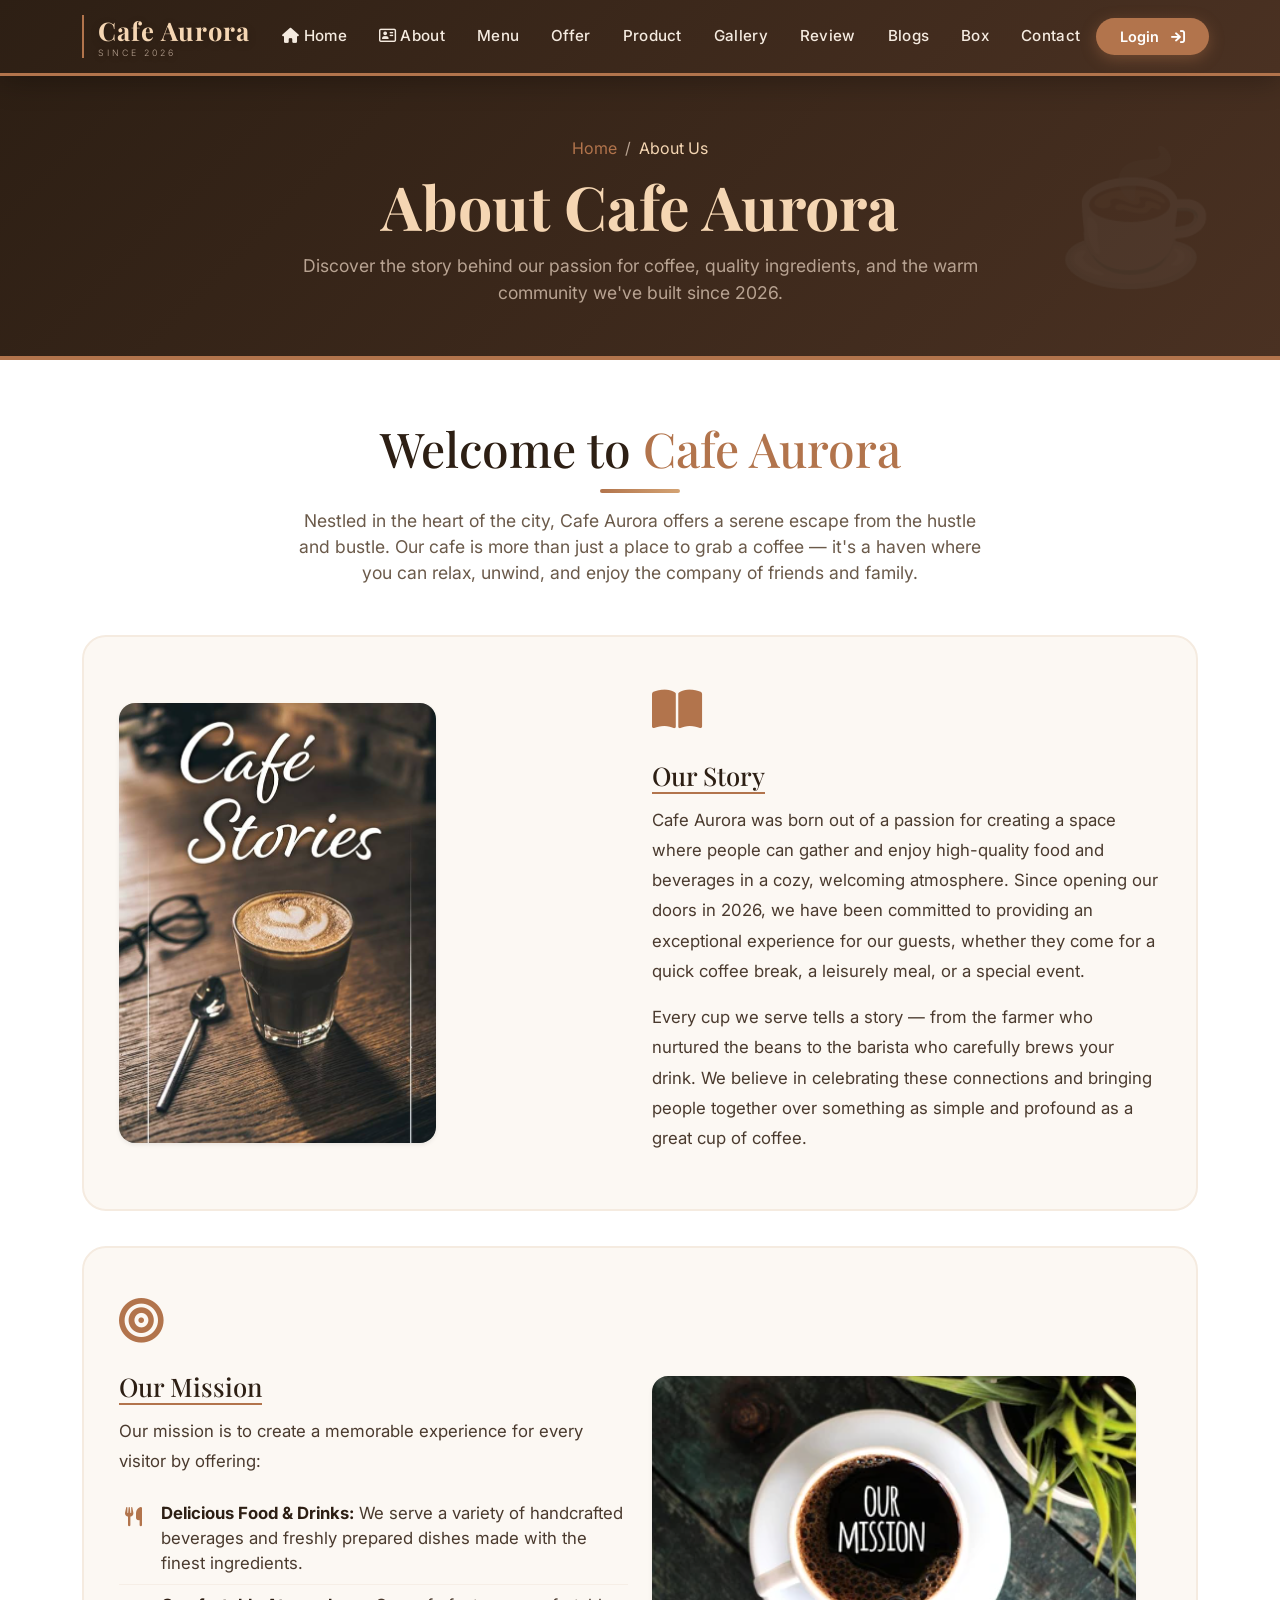
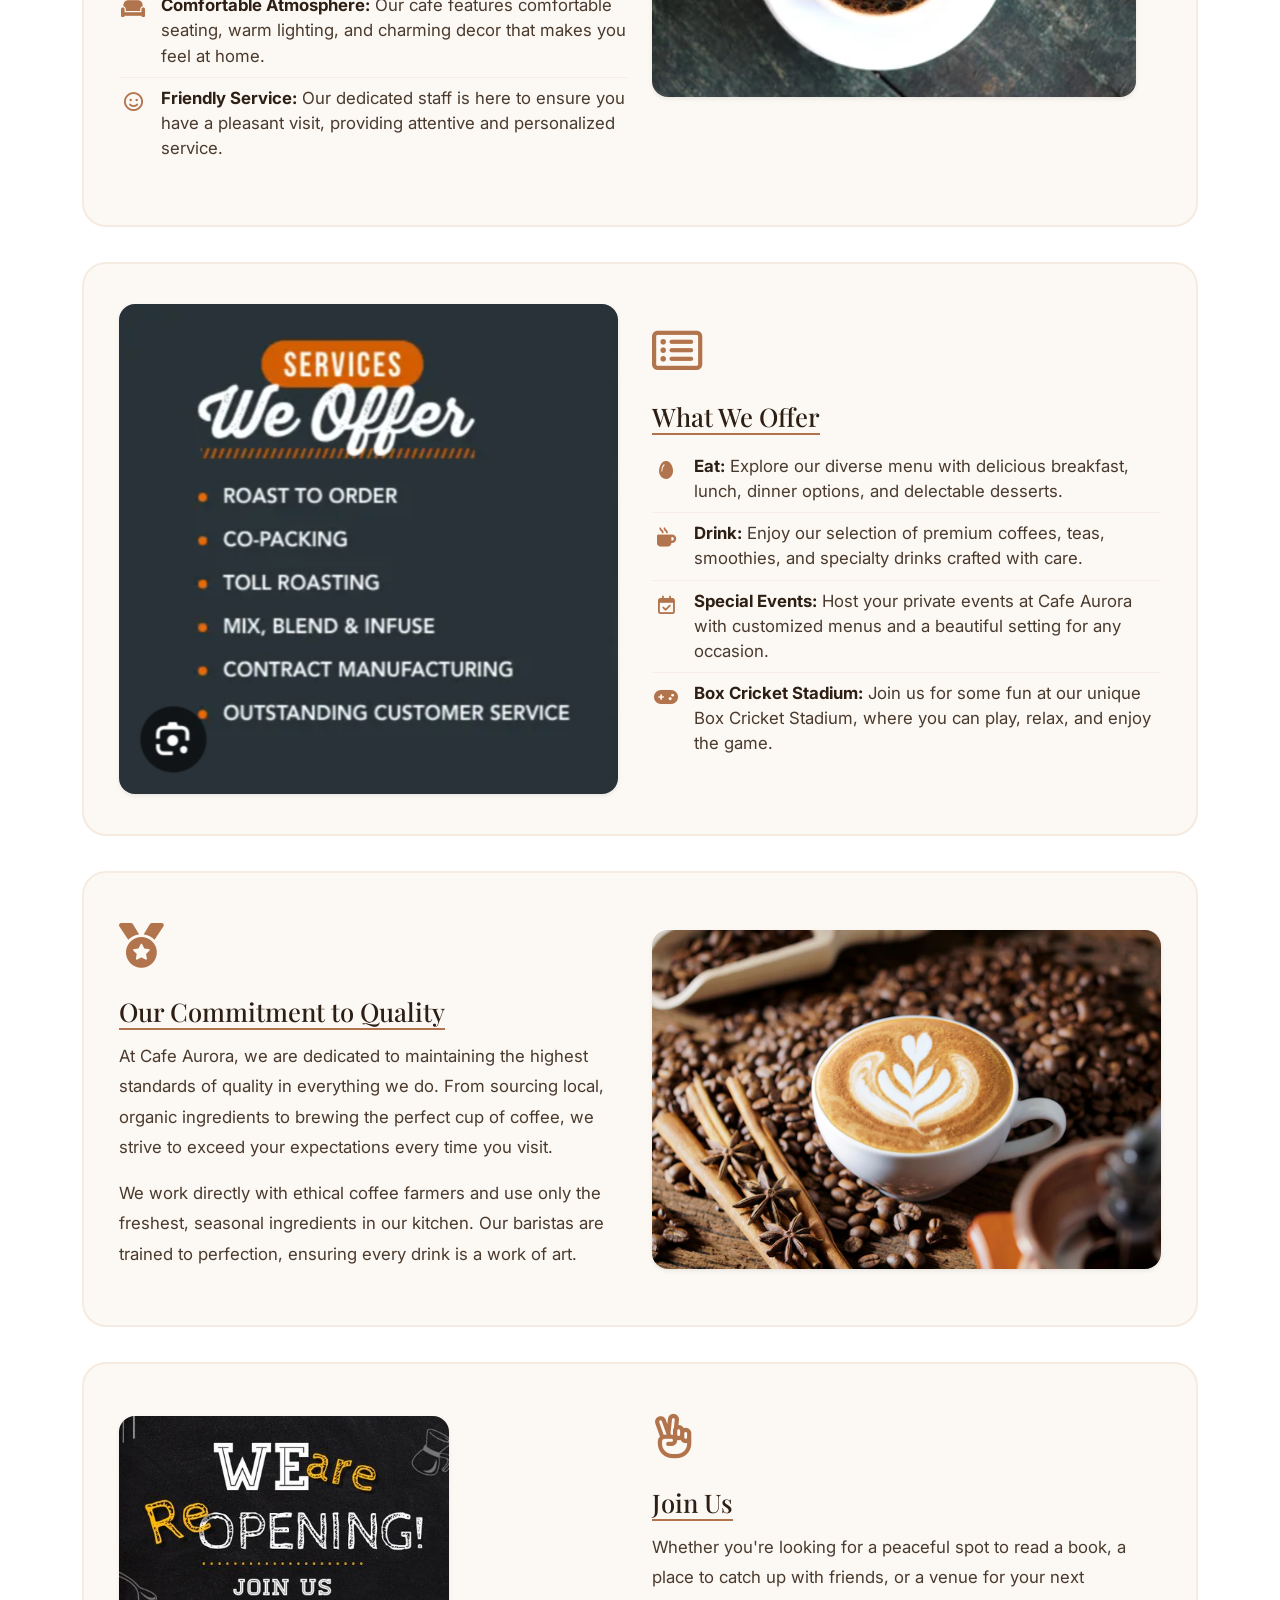
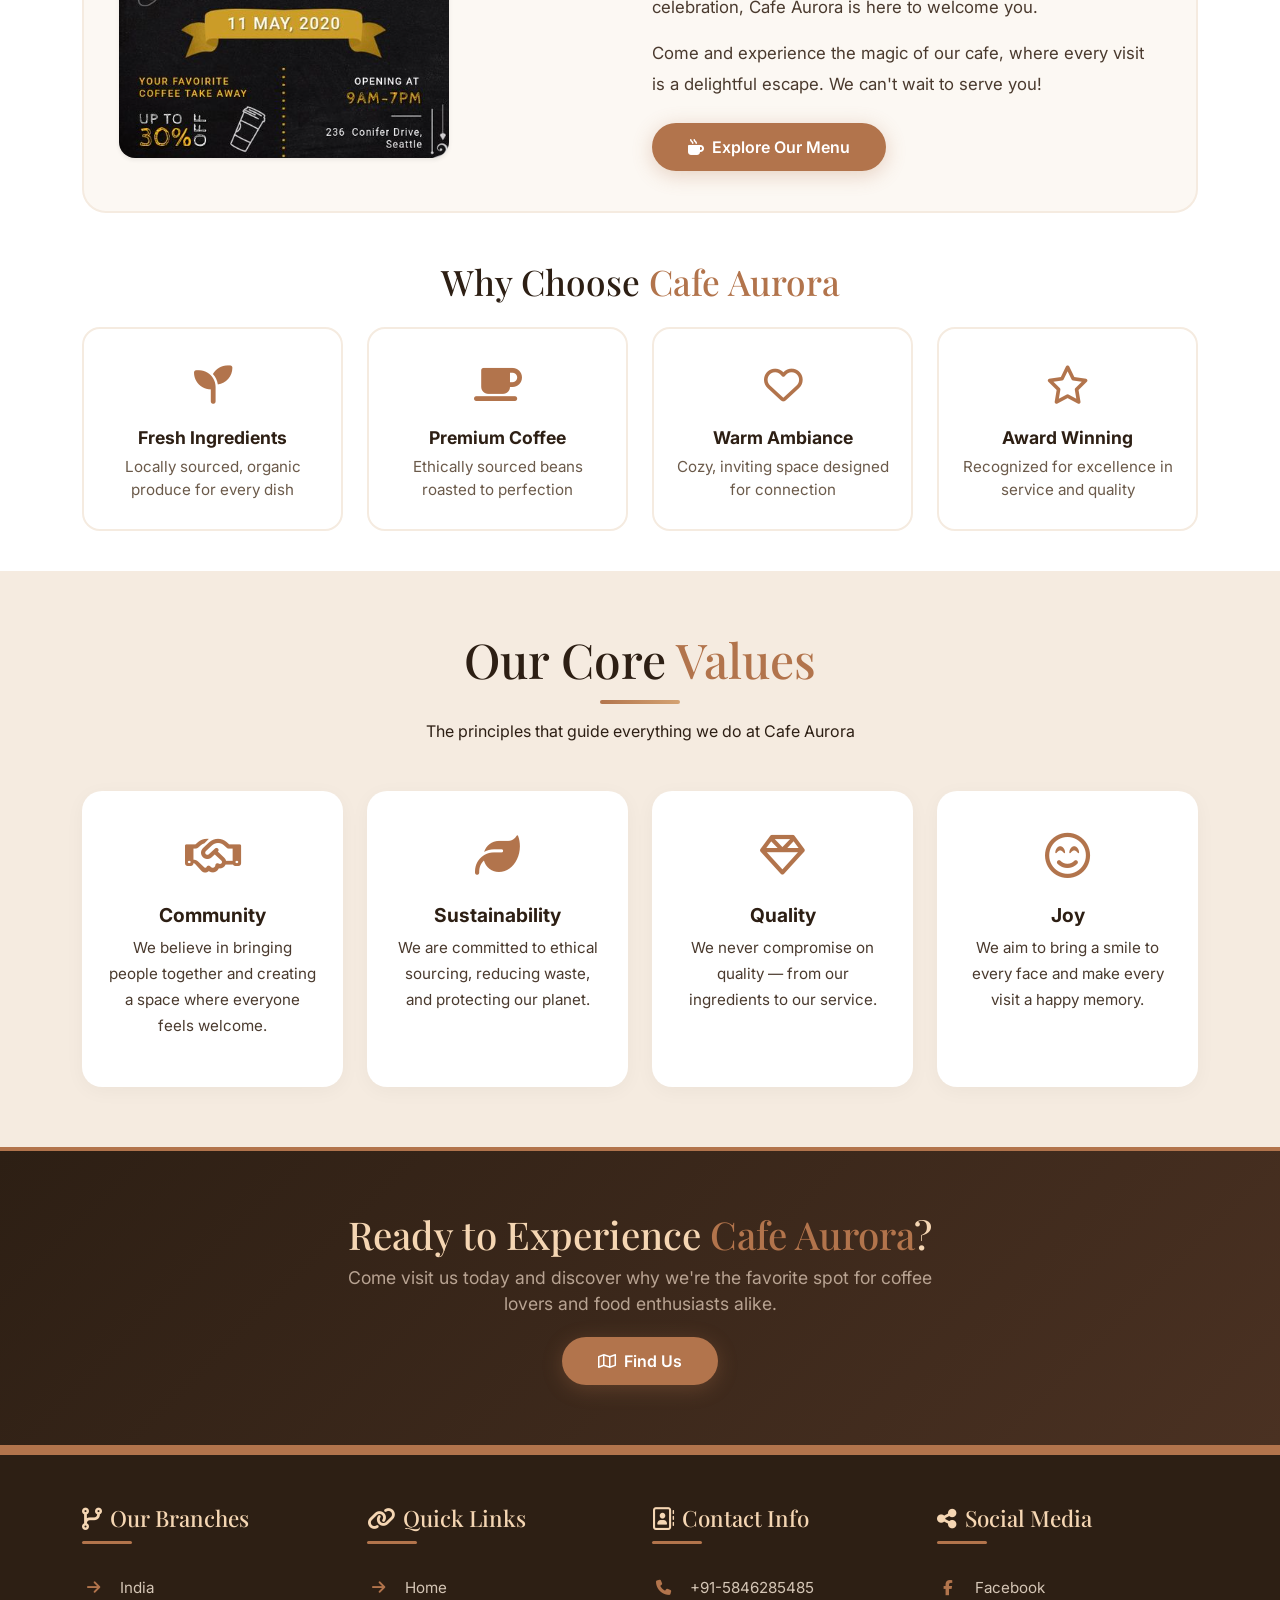
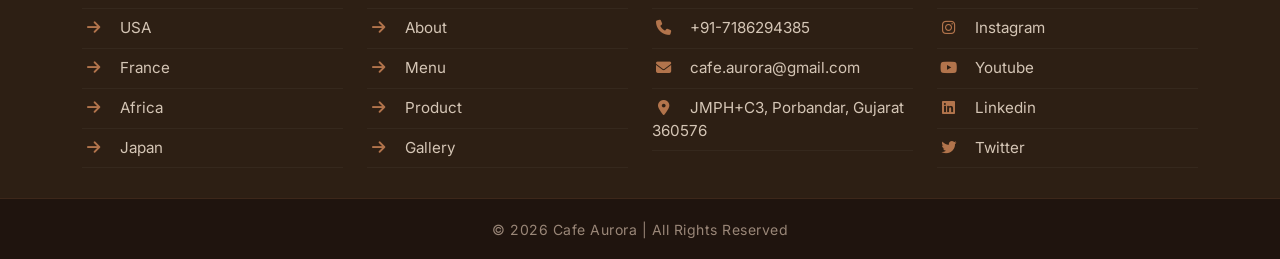
<file: About.html>
<!DOCTYPE html>
<html lang="en">

<head>
    <title>Cafe Aurora - About Us</title>
    <meta charset="utf-8">
    <meta name="viewport" content="width=device-width, initial-scale=1">
    <meta http-equiv="X-UA-Compatible" content="IE=edge">
    <meta name="description" content="Cafe Aurora - About Us, Our Story, Mission and Values">

    <!-- Bootstrap 5 CSS -->
    <link href="https://cdn.jsdelivr.net/npm/bootstrap@5.3.3/dist/css/bootstrap.min.css" rel="stylesheet">
    <!-- Bootstrap 5 JS Bundle -->
    <script src="https://cdn.jsdelivr.net/npm/bootstrap@5.3.3/dist/js/bootstrap.bundle.min.js">
    </script>
    <!-- Font Awesome 6 -->
    <link rel="stylesheet" href="https://cdnjs.cloudflare.com/ajax/libs/font-awesome/6.5.2/css/all.min.css">
    <!-- Google Fonts -->
    <link rel="preconnect" href="https://fonts.googleapis.com">
    <link rel="preconnect" href="https://fonts.gstatic.com" crossorigin>
    <link href="https://fonts.googleapis.com/css2?family=Playfair+Display:wght@400;700&family=Inter:wght@300;400;600;700&display=swap" rel="stylesheet">

    <style>
        /* ===== RESET & BASE ===== */
        * {
            margin: 0;
            padding: 0;
            box-sizing: border-box;
        }

        body {
            font-family: 'Inter', sans-serif;
            background: #fcf8f3;
            color: #2d1f14;
            overflow-x: hidden;
        }

        h1,
        h2,
        h3,
        h4,
        h5 {
            font-family: 'Playfair Display', serif;
        }

        a {
            text-decoration: none;
            transition: all 0.3s ease;
        }

        img {
            max-width: 100%;
            height: auto;
            display: block;
        }

        /* ===== SCROLLBAR ===== */
        ::-webkit-scrollbar {
            width: 10px;
        }
        ::-webkit-scrollbar-track {
            background: #fcf8f3;
        }
        ::-webkit-scrollbar-thumb {
            background: #b2744c;
            border-radius: 50px;
        }
        ::-webkit-scrollbar-thumb:hover {
            background: #8f5c3a;
        }

        /* ===== NAVBAR ===== */
        .navbar {
            background: linear-gradient(135deg, #2d1f14 0%, #4a3122 100%);
            padding: 10px 0;
            box-shadow: 0 4px 30px rgba(0, 0, 0, 0.3);
            position: sticky;
            top: 0;
            z-index: 1050;
            border-bottom: 3px solid #b2744c;
        }

        .navbar .navbar-brand {
            display: flex;
            align-items: center;
            gap: 12px;
            flex-shrink: 0;
        }

        .navbar .navbar-brand img {
            height: 55px;
            width: auto;
            filter: drop-shadow(0 2px 8px rgba(0, 0, 0, 0.3));
            transition: transform 0.3s ease;
        }
        .navbar .navbar-brand img:hover {
            transform: scale(1.05);
        }

        .navbar .brand-text {
            color: #f5d6b3;
            font-family: 'Playfair Display', serif;
            font-size: 1.6rem;
            font-weight: 700;
            letter-spacing: 1px;
            text-shadow: 0 2px 10px rgba(0, 0, 0, 0.2);
            border-left: 2px solid #b2744c;
            padding-left: 14px;
            line-height: 1.2;
        }
        .navbar .brand-text small {
            display: block;
            font-size: 0.55rem;
            font-family: 'Inter', sans-serif;
            font-weight: 300;
            letter-spacing: 3px;
            color: #b8a392;
            text-transform: uppercase;
            margin-top: 2px;
        }

        .navbar .nav-link {
            color: #f5ebe0 !important;
            font-weight: 500;
            font-size: 0.95rem;
            padding: 8px 16px !important;
            border-radius: 30px;
            transition: all 0.3s ease;
            letter-spacing: 0.3px;
            position: relative;
            white-space: nowrap;
        }

        .navbar .nav-link:hover,
        .navbar .nav-link.active {
            color: #f5d6b3 !important;
            background: rgba(178, 116, 76, 0.2);
            transform: translateY(-2px);
        }

        .navbar .nav-link::after {
            content: '';
            position: absolute;
            bottom: 2px;
            left: 50%;
            width: 0;
            height: 2px;
            background: #b2744c;
            transition: all 0.3s ease;
            transform: translateX(-50%);
        }

        .navbar .nav-link:hover::after,
        .navbar .nav-link.active::after {
            width: 60%;
        }

        .navbar .btn-custom {
            background: #b2744c;
            color: #fff !important;
            border: none;
            padding: 8px 24px;
            border-radius: 50px;
            font-weight: 600;
            font-size: 0.9rem;
            transition: all 0.3s ease;
            box-shadow: 0 4px 15px rgba(178, 116, 76, 0.4);
            flex-shrink: 0;
        }

        .navbar .btn-custom:hover {
            background: #8f5c3a;
            transform: translateY(-2px);
            box-shadow: 0 6px 25px rgba(178, 116, 76, 0.5);
        }

        .navbar-toggler {
            border: 2px solid #b2744c;
            padding: 6px 10px;
            flex-shrink: 0;
        }
        .navbar-toggler-icon {
            filter: invert(1);
        }

        /* ===== MODAL ===== */
        .modal-content {
            background: #fcf8f3;
            border-radius: 20px;
            border: 3px solid #b2744c;
            box-shadow: 0 20px 60px rgba(0, 0, 0, 0.3);
        }

        .modal-header {
            border-bottom: 2px solid #b2744c;
            background: #2d1f14;
            border-radius: 18px 18px 0 0;
            padding: 20px 30px;
        }

        .modal-header .modal-title {
            color: #f5ebe0;
            font-family: 'Playfair Display', serif;
            font-size: 1.6rem;
        }

        .modal-header .btn-close {
            filter: brightness(0) invert(1);
        }

        .modal-body {
            padding: 30px;
        }

        .modal-body .form-label {
            font-weight: 600;
            color: #2d1f14;
        }

        .modal-body .form-control {
            border-radius: 12px;
            border: 2px solid #d4c5b5;
            padding: 12px 16px;
            background: #fff;
            transition: border 0.3s ease;
        }

        .modal-body .form-control:focus {
            border-color: #b2744c;
            box-shadow: 0 0 0 4px rgba(178, 116, 76, 0.2);
        }

        .modal-footer {
            border-top: none;
            padding: 0 30px 30px 30px;
            justify-content: center;
        }

        .modal-footer .btn-custom {
            background: #b2744c;
            color: #fff;
            border: none;
            padding: 12px 50px;
            border-radius: 50px;
            font-weight: 700;
            font-size: 1rem;
            transition: all 0.3s ease;
            box-shadow: 0 4px 20px rgba(178, 116, 76, 0.4);
            width: 100%;
        }

        .modal-footer .btn-custom:hover {
            background: #8f5c3a;
            transform: translateY(-3px);
            box-shadow: 0 8px 30px rgba(178, 116, 76, 0.5);
        }

        /* ===== PAGE HEADER ===== */
        .page-header {
            background: linear-gradient(135deg, #2d1f14 0%, #4a3122 100%);
            padding: 60px 0 50px;
            border-bottom: 4px solid #b2744c;
            position: relative;
            overflow: hidden;
            text-align: center;
        }
        .page-header::before {
            content: '☕';
            position: absolute;
            right: 5%;
            top: 50%;
            transform: translateY(-50%);
            font-size: 8rem;
            opacity: 0.05;
            pointer-events: none;
        }
        .page-header h1 {
            color: #f5d6b3;
            font-size: clamp(2.2rem, 5vw, 3.8rem);
            font-weight: 700;
        }
        .page-header p {
            color: #b8a392;
            font-size: 1.1rem;
            max-width: 700px;
            margin: 10px auto 0;
        }
        .page-header .breadcrumb {
            background: transparent;
            padding: 0;
            margin: 0 0 10px 0;
            justify-content: center;
        }
        .page-header .breadcrumb-item a {
            color: #b2744c;
        }
        .page-header .breadcrumb-item.active {
            color: #f5d6b3;
        }
        .page-header .breadcrumb-item+.breadcrumb-item::before {
            color: #b8a392;
        }

        /* ===== BUTTONS ===== */
        .btn-gold {
            background: #b2744c;
            color: #fff;
            border: none;
            padding: 12px 36px;
            border-radius: 50px;
            font-weight: 600;
            font-size: 1rem;
            transition: all 0.4s ease;
            box-shadow: 0 4px 20px rgba(178, 116, 76, 0.3);
            display: inline-block;
        }
        .btn-gold:hover {
            background: #8f5c3a;
            color: #fff;
            transform: translateY(-3px);
            box-shadow: 0 8px 35px rgba(178, 116, 76, 0.4);
        }

        /* ===== ABOUT SECTION ===== */
        .about-section {
            padding: 60px 0 40px;
            background: #fff;
        }

        .about-section .section-title {
            font-family: 'Playfair Display', serif;
            font-size: clamp(2rem, 4vw, 3rem);
            color: #2d1f14;
            margin-bottom: 15px;
            position: relative;
            display: inline-block;
            padding-bottom: 15px;
        }

        .about-section .section-title::after {
            content: '';
            position: absolute;
            bottom: 0;
            left: 50%;
            transform: translateX(-50%);
            width: 80px;
            height: 4px;
            background: linear-gradient(90deg, #b2744c, #d4a373);
            border-radius: 4px;
        }

        .about-section .section-subtitle {
            color: #6b5a4a;
            font-size: 1.1rem;
            max-width: 700px;
            margin: 0 auto 40px;
        }

        .about-block {
            background: #fcf8f3;
            border-radius: 24px;
            padding: 40px 35px;
            margin-bottom: 35px;
            border: 2px solid #f5ebe0;
            transition: all 0.4s ease;
        }

        .about-block:hover {
            transform: translateY(-6px);
            border-color: #b2744c;
            box-shadow: 0 15px 50px rgba(178, 116, 76, 0.08);
        }

        .about-block .block-icon {
            font-size: 2.8rem;
            color: #b2744c;
            margin-bottom: 16px;
        }

        .about-block h3 {
            font-family: 'Playfair Display', serif;
            font-size: 1.6rem;
            color: #2d1f14;
            margin-bottom: 14px;
        }

        .about-block h3 u {
            text-decoration-color: #b2744c;
            text-underline-offset: 6px;
        }

        .about-block p {
            font-size: 1.05rem;
            line-height: 1.8;
            color: #4a3a2e;
        }

        .about-block ul {
            list-style: none;
            padding: 0;
        }

        .about-block ul li {
            padding: 8px 0;
            font-size: 1.05rem;
            color: #4a3a2e;
            display: flex;
            align-items: flex-start;
            gap: 14px;
            border-bottom: 1px solid rgba(178, 116, 76, 0.08);
        }

        .about-block ul li:last-child {
            border-bottom: none;
        }

        .about-block ul li .li-icon {
            color: #b2744c;
            font-size: 1.2rem;
            min-width: 28px;
            text-align: center;
            margin-top: 2px;
        }

        .about-block ul li strong {
            color: #2d1f14;
            font-weight: 700;
            min-width: 70px;
        }

        /* ===== FEATURE GRID ===== */
        .feature-grid {
            display: grid;
            grid-template-columns: repeat(auto-fit, minmax(240px, 1fr));
            gap: 24px;
            margin-top: 20px;
        }

        .feature-item {
            background: #fff;
            border-radius: 18px;
            padding: 28px 20px;
            text-align: center;
            border: 2px solid #f5ebe0;
            transition: all 0.4s ease;
        }

        .feature-item:hover {
            transform: translateY(-8px);
            border-color: #b2744c;
            box-shadow: 0 12px 40px rgba(178, 116, 76, 0.1);
        }

        .feature-item .fi-icon {
            font-size: 2.4rem;
            color: #b2744c;
            margin-bottom: 12px;
        }

        .feature-item h4 {
            font-family: 'Inter', sans-serif;
            font-weight: 700;
            color: #2d1f14;
            font-size: 1.1rem;
        }

        .feature-item p {
            color: #6b5a4a;
            font-size: 0.95rem;
            margin: 0;
        }

        /* ===== TEAM / VALUES ===== */
        .values-section {
            background: #f5ebe0;
            padding: 60px 0;
        }

        .values-section .section-title {
            font-family: 'Playfair Display', serif;
            font-size: clamp(2rem, 4vw, 3rem);
            color: #2d1f14;
            margin-bottom: 15px;
            position: relative;
            display: inline-block;
            padding-bottom: 15px;
        }

        .values-section .section-title::after {
            content: '';
            position: absolute;
            bottom: 0;
            left: 50%;
            transform: translateX(-50%);
            width: 80px;
            height: 4px;
            background: linear-gradient(90deg, #b2744c, #d4a373);
            border-radius: 4px;
        }

        .value-card {
            background: #fff;
            border-radius: 20px;
            padding: 30px 25px;
            text-align: center;
            height: 100%;
            border: 2px solid transparent;
            transition: all 0.4s ease;
            box-shadow: 0 4px 20px rgba(0, 0, 0, 0.04);
        }

        .value-card:hover {
            border-color: #b2744c;
            transform: translateY(-8px);
            box-shadow: 0 15px 50px rgba(178, 116, 76, 0.1);
        }

        .value-card .vc-icon {
            font-size: 2.8rem;
            color: #b2744c;
            margin-bottom: 14px;
        }

        .value-card h4 {
            font-family: 'Inter', sans-serif;
            font-weight: 700;
            color: #2d1f14;
            font-size: 1.2rem;
        }

        .value-card p {
            color: #4a3a2e;
            font-size: 0.95rem;
            line-height: 1.7;
        }

        /* ===== CTA BANNER ===== */
        .cta-banner {
            background: linear-gradient(135deg, #2d1f14 0%, #4a3122 100%);
            padding: 60px 0;
            border-top: 4px solid #b2744c;
            border-bottom: 4px solid #b2744c;
        }

        .cta-banner h2 {
            font-family: 'Playfair Display', serif;
            font-size: clamp(1.8rem, 3vw, 2.8rem);
            color: #f5d6b3;
        }

        .cta-banner p {
            color: #b8a392;
            font-size: 1.1rem;
            max-width: 600px;
            margin: 0 auto 20px;
        }

        /* ===== FOOTER ===== */
        .footer {
            background: #2d1f14;
            color: #f5ebe0;
            padding-top: 50px;
            border-top: 6px solid #b2744c;
        }

        .footer .box h3 {
            font-family: 'Playfair Display', serif;
            font-size: 1.4rem;
            color: #f5d6b3;
            margin-bottom: 25px;
            position: relative;
            padding-bottom: 12px;
        }

        .footer .box h3::after {
            content: '';
            position: absolute;
            bottom: 0;
            left: 0;
            width: 50px;
            height: 3px;
            background: #b2744c;
            border-radius: 4px;
        }

        .footer .box a {
            display: block;
            color: #d4c5b5;
            padding: 8px 0;
            font-size: 0.95rem;
            transition: all 0.3s ease;
            border-bottom: 1px solid rgba(255, 255, 255, 0.04);
        }

        .footer .box a:hover {
            color: #f5d6b3;
            padding-left: 12px;
            border-bottom-color: rgba(178, 116, 76, 0.2);
        }

        .footer .box a i {
            margin-right: 12px;
            color: #b2744c;
            width: 22px;
            text-align: center;
            transition: all 0.3s ease;
        }

        .footer .box a:hover i {
            transform: scale(1.2);
            color: #f5d6b3;
        }

        .footer .text-center {
            background: #1f140e;
            padding: 18px 0;
            margin-top: 30px;
            font-size: 1rem;
            font-weight: 400;
            letter-spacing: 0.5px;
            color: #b8a392;
            border-top: 1px solid rgba(178, 116, 76, 0.2);
        }

        .footer .text-center small {
            opacity: 0.8;
        }

        /* ===== BACK TO TOP ===== */
        #backToTop {
            position: fixed;
            bottom: 30px;
            right: 30px;
            z-index: 1060;
            background: #b2744c;
            color: #fff;
            border: none;
            border-radius: 50%;
            width: 50px;
            height: 50px;
            font-size: 1.2rem;
            box-shadow: 0 4px 20px rgba(178, 116, 76, 0.4);
            transition: all 0.3s ease;
            opacity: 0;
            visibility: hidden;
            transform: translateY(20px);
        }
        #backToTop.show {
            opacity: 1;
            visibility: visible;
            transform: translateY(0);
        }
        #backToTop:hover {
            background: #8f5c3a;
            transform: translateY(-4px);
            box-shadow: 0 8px 35px rgba(178, 116, 76, 0.5);
        }

        /* ================================================================
                   FULLY RESPONSIVE BREAKPOINTS
                   ================================================================ */

        @media (max-width: 1199px) {
            .navbar .nav-link {
                font-size: 0.85rem;
                padding: 6px 12px !important;
            }
            .navbar .brand-text {
                font-size: 1.4rem;
            }
        }

        @media (max-width: 991px) {
            .navbar .navbar-brand img {
                height: 45px;
            }
            .navbar .brand-text {
                font-size: 1.2rem;
                padding-left: 10px;
            }
            .navbar .brand-text small {
                font-size: 0.45rem;
                letter-spacing: 2px;
            }
            .navbar .nav-link {
                font-size: 0.9rem;
                padding: 8px 16px !important;
                white-space: normal;
            }
            .navbar .btn-custom {
                padding: 6px 18px;
                font-size: 0.8rem;
                margin-top: 8px;
                width: 100%;
                text-align: center;
            }
            .navbar .navbar-nav {
                padding: 10px 0;
            }
            .page-header {
                padding: 40px 0 30px;
            }
            .page-header h1 {
                font-size: 2.2rem;
            }
            .about-block {
                padding: 30px 24px;
            }
            .about-block h3 {
                font-size: 1.4rem;
            }
            .about-block p {
                font-size: 0.98rem;
            }
            .about-block ul li {
                font-size: 0.98rem;
            }
            .feature-grid {
                grid-template-columns: repeat(auto-fit, minmax(200px, 1fr));
            }
            .footer .box {
                margin-bottom: 30px;
            }
            .footer .box h3 {
                font-size: 1.2rem;
            }
        }

        @media (max-width: 767px) {
            .navbar {
                padding: 8px 0;
            }
            .navbar .navbar-brand img {
                height: 38px;
            }
            .navbar .brand-text {
                font-size: 1rem;
                padding-left: 8px;
                border-left-width: 1.5px;
            }
            .navbar .brand-text small {
                font-size: 0.4rem;
                letter-spacing: 1.5px;
            }
            .navbar .nav-link {
                font-size: 0.85rem;
                padding: 6px 12px !important;
            }
            .navbar .btn-custom {
                font-size: 0.75rem;
                padding: 6px 14px;
            }
            .navbar-toggler {
                padding: 4px 8px;
            }
            .navbar-toggler-icon {
                width: 22px;
                height: 22px;
            }

            .page-header {
                padding: 30px 0 25px;
            }
            .page-header h1 {
                font-size: 1.8rem;
            }
            .page-header p {
                font-size: 0.95rem;
                padding: 0 15px;
            }

            .about-section {
                padding: 40px 0 30px;
            }
            .about-section .section-title {
                font-size: 1.8rem;
            }
            .about-section .section-title::after {
                width: 60px;
                height: 3px;
            }
            .about-section .section-subtitle {
                font-size: 0.95rem;
                padding: 0 15px;
            }

            .about-block {
                padding: 24px 18px;
                margin-bottom: 24px;
                border-radius: 18px;
            }
            .about-block .block-icon {
                font-size: 2.2rem;
            }
            .about-block h3 {
                font-size: 1.25rem;
            }
            .about-block p {
                font-size: 0.92rem;
                line-height: 1.7;
            }
            .about-block ul li {
                font-size: 0.92rem;
                padding: 6px 0;
                gap: 10px;
            }
            .about-block ul li .li-icon {
                font-size: 1rem;
                min-width: 24px;
            }
            .about-block ul li strong {
                min-width: 60px;
            }

            .feature-grid {
                grid-template-columns: 1fr 1fr;
                gap: 16px;
            }
            .feature-item {
                padding: 20px 14px;
                border-radius: 14px;
            }
            .feature-item .fi-icon {
                font-size: 2rem;
            }
            .feature-item h4 {
                font-size: 0.95rem;
            }
            .feature-item p {
                font-size: 0.85rem;
            }

            .values-section {
                padding: 40px 0;
            }
            .values-section .section-title {
                font-size: 1.8rem;
            }
            .values-section .section-title::after {
                width: 60px;
                height: 3px;
            }

            .value-card {
                padding: 24px 18px;
            }
            .value-card .vc-icon {
                font-size: 2.2rem;
            }
            .value-card h4 {
                font-size: 1.05rem;
            }
            .value-card p {
                font-size: 0.9rem;
            }

            .cta-banner {
                padding: 40px 0;
            }
            .cta-banner h2 {
                font-size: 1.6rem;
            }
            .cta-banner p {
                font-size: 0.95rem;
                padding: 0 15px;
            }

            .footer {
                padding-top: 35px;
            }
            .footer .box h3 {
                font-size: 1.1rem;
                margin-bottom: 18px;
                padding-bottom: 10px;
            }
            .footer .box a {
                font-size: 0.85rem;
                padding: 6px 0;
            }
            .footer .text-center {
                font-size: 0.85rem;
                padding: 14px 0;
                margin-top: 20px;
            }

            .modal-header {
                padding: 16px 20px;
            }
            .modal-header .modal-title {
                font-size: 1.2rem;
            }
            .modal-body {
                padding: 20px;
            }
            .modal-body .form-control {
                padding: 10px 14px;
                font-size: 0.9rem;
            }
            .modal-footer {
                padding: 0 20px 20px 20px;
            }
            .modal-footer .btn-custom {
                padding: 10px 30px;
                font-size: 0.9rem;
            }
        }

        @media (max-width: 480px) {
            .navbar .navbar-brand img {
                height: 32px;
            }
            .navbar .brand-text {
                font-size: 0.85rem;
                padding-left: 6px;
            }
            .navbar .brand-text small {
                font-size: 0.35rem;
                letter-spacing: 1px;
            }
            .navbar .nav-link {
                font-size: 0.8rem;
                padding: 4px 10px !important;
            }
            .navbar .btn-custom {
                font-size: 0.7rem;
                padding: 5px 12px;
            }

            .page-header h1 {
                font-size: 1.5rem;
            }
            .page-header p {
                font-size: 0.85rem;
            }

            .about-block {
                padding: 18px 14px;
                border-radius: 14px;
            }
            .about-block h3 {
                font-size: 1.1rem;
            }
            .about-block p {
                font-size: 0.85rem;
            }
            .about-block ul li {
                font-size: 0.85rem;
                padding: 5px 0;
                flex-wrap: wrap;
            }
            .about-block ul li strong {
                min-width: 50px;
                font-size: 0.85rem;
            }

            .feature-grid {
                grid-template-columns: 1fr 1fr;
                gap: 12px;
            }
            .feature-item {
                padding: 16px 10px;
            }
            .feature-item .fi-icon {
                font-size: 1.6rem;
            }
            .feature-item h4 {
                font-size: 0.8rem;
            }
            .feature-item p {
                font-size: 0.75rem;
            }

            .value-card {
                padding: 18px 14px;
            }
            .value-card .vc-icon {
                font-size: 1.8rem;
            }
            .value-card h4 {
                font-size: 0.95rem;
            }
            .value-card p {
                font-size: 0.8rem;
            }

            .cta-banner h2 {
                font-size: 1.3rem;
            }
            .cta-banner p {
                font-size: 0.85rem;
            }

            .footer .box h3 {
                font-size: 1rem;
            }
            .footer .box a {
                font-size: 0.8rem;
                padding: 5px 0;
            }
            .footer .box a i {
                width: 18px;
                margin-right: 8px;
            }
            .footer .text-center {
                font-size: 0.7rem;
                padding: 12px 0;
            }

            .modal-header {
                padding: 12px 16px;
            }
            .modal-header .modal-title {
                font-size: 1rem;
            }
            .modal-body {
                padding: 16px;
            }
            .modal-body .form-label {
                font-size: 0.85rem;
            }
            .modal-body .form-control {
                padding: 8px 12px;
                font-size: 0.85rem;
            }
            .modal-footer .btn-custom {
                padding: 8px 20px;
                font-size: 0.8rem;
            }
        }

        @media (max-width: 360px) {
            .navbar .brand-text {
                font-size: 0.7rem;
                padding-left: 4px;
            }
            .navbar .navbar-brand img {
                height: 28px;
            }

            .feature-grid {
                grid-template-columns: 1fr 1fr;
                gap: 8px;
            }
            .feature-item {
                padding: 12px 8px;
            }
            .feature-item .fi-icon {
                font-size: 1.3rem;
            }
            .feature-item h4 {
                font-size: 0.7rem;
            }
            .feature-item p {
                font-size: 0.65rem;
            }
        }

        /* ===== UTILITY ===== */
        .text-gold {
            color: #b2744c;
        }
        .bg-gold-light {
            background: #fcf8f3;
        }

        .fade-in {
            opacity: 0;
            animation: fadeIn 0.8s ease forwards;
        }
        .fade-in-delay-1 {
            animation-delay: 0.2s;
        }
        .fade-in-delay-2 {
            animation-delay: 0.4s;
        }
        .fade-in-delay-3 {
            animation-delay: 0.6s;
        }

        @keyframes fadeIn {
            to {
                opacity: 1;
            }
        }

        .img-placeholder {
            background: #d4c5b5;
            border-radius: 20px;
            min-height: 200px;
            display: flex;
            align-items: center;
            justify-content: center;
            font-size: 1.2rem;
            color: #6b5a4a;
            font-weight: 500;
        }
    </style>
</head>

<body>

    <!-- ===== NAVBAR ===== -->
    <nav class="navbar navbar-expand-lg">
        <div class="container">
            <a class="navbar-brand" href="index.html">
                <span class="brand-text d-none d-sm-inline-block">
                    Cafe Aurora
                    <small>since 2026</small>
                </span>
            </a>
            <button class="navbar-toggler" type="button" data-bs-toggle="collapse" data-bs-target="#mynavbar" aria-controls="mynavbar" aria-expanded="false" aria-label="Toggle navigation">
                <span class="navbar-toggler-icon"></span>
            </button>
            <div class="collapse navbar-collapse" id="mynavbar">
                <ul class="navbar-nav me-auto mb-2 mb-lg-0">
                    <li class="nav-item">
                        <a class="nav-link" href="index.html"><i class="fa-solid fa-house"></i> Home</a>
                    </li>
                    <li class="nav-item">
                        <a class="nav-link active" href="about.html"><i class="fa-regular fa-address-card fa-beat-fade"></i> About</a>
                    </li>
                    <li class="nav-item"><a class="nav-link" href="menu.html">Menu</a></li>
                    <li class="nav-item"><a class="nav-link" href="offer.html">Offer</a></li>
                    <li class="nav-item"><a class="nav-link" href="product.html">Product</a></li>
                    <li class="nav-item"><a class="nav-link" href="gallery.html">Gallery</a></li>
                    <li class="nav-item"><a class="nav-link" href="review.html">Review</a></li>
                    <li class="nav-item"><a class="nav-link" href="blogs.html">Blogs</a></li>
                    <li class="nav-item"><a class="nav-link" href="box.html">Box</a></li>
                    <li class="nav-item"><a class="nav-link" href="contact.html">Contact</a></li>
                </ul>
                <button type="button" class="btn btn-custom" data-bs-toggle="modal" data-bs-target="#myModal">
                    Login &nbsp; <i class="fa-solid fa-arrow-right-to-bracket fa-flip"></i>
                </button>
            </div>
        </div>
    </nav>

    <!-- ===== LOGIN MODAL ===== -->
    <div class="modal fade" id="myModal" tabindex="-1" aria-labelledby="modalLabel" aria-hidden="true">
        <div class="modal-dialog modal-dialog-centered">
            <div class="modal-content">
                <div class="modal-header">
                    <h4 class="modal-title" id="modalLabel"><i class="fa-regular fa-circle-user me-2"></i>Welcome Back</h4>
                    <button type="button" class="btn-close" data-bs-dismiss="modal" aria-label="Close"></button>
                </div>
                <div class="modal-body">
                    <form action="/action_page.php">
                        <div class="mb-3">
                            <label for="email" class="form-label"><i class="fa-regular fa-envelope me-2"></i>Email</label>
                            <input type="email" class="form-control" id="email" placeholder="Enter your email" name="email" required>
                        </div>
                        <div class="mb-3">
                            <label for="pwd" class="form-label"><i class="fa-solid fa-lock me-2"></i>Password</label>
                            <input type="password" class="form-control" id="pwd" placeholder="Enter your password" name="pswd" required>
                        </div>
                        <div class="form-check mb-3">
                            <input class="form-check-input" type="checkbox" name="remember" id="remember">
                            <label class="form-check-label" for="remember">Remember me</label>
                        </div>
                        <button type="submit" class="btn btn-custom w-100"><i class="fa-solid fa-arrow-right-to-bracket me-2"></i>Sign In</button>
                    </form>
                </div>
            </div>
        </div>
    </div>

    <!-- ===== PAGE HEADER ===== -->
    <section class="page-header">
        <div class="container">
            <div class="row justify-content-center">
                <div class="col-lg-10 col-xl-8">
                    <nav aria-label="breadcrumb">
                        <ol class="breadcrumb">
                            <li class="breadcrumb-item"><a href="index.html">Home</a></li>
                            <li class="breadcrumb-item active" aria-current="page">About Us</li>
                        </ol>
                    </nav>
                    <h1>About Cafe Aurora</h1>
                    <p>Discover the story behind our passion for coffee, quality ingredients, and the warm community we've built since 2026.</p>
                </div>
            </div>
        </div>
    </section>

    <!-- ===== ABOUT SECTION ===== -->
    <section class="about-section">
        <div class="container">

            <!-- Welcome -->
            <div class="text-center mb-5">
                <h2 class="section-title">Welcome to <span class="text-gold">Cafe Aurora</span></h2>
                <p class="section-subtitle">Nestled in the heart of the city, Cafe Aurora offers a serene escape from the hustle and bustle. Our cafe is more than just a place to grab a coffee — it's a haven where you can relax, unwind, and enjoy the company of friends and family.</p>
            </div>

            <!-- Our Story -->
            <div class="about-block">
                <div class="row align-items-center g-4">
                    <div class="col-md-6 order-md-2">
                        <div class="block-icon"><i class="fa-solid fa-book-open"></i></div>
                        <h3><u>Our Story</u></h3>
                        <p>Cafe Aurora was born out of a passion for creating a space where people can gather and enjoy high-quality food and beverages in a cozy, welcoming atmosphere. Since opening our doors in 2026, we have been committed to providing an exceptional experience for our guests, whether they come for a quick coffee break, a leisurely meal, or a special event.</p>
                        <p>Every cup we serve tells a story — from the farmer who nurtured the beans to the barista who carefully brews your drink. We believe in celebrating these connections and bringing people together over something as simple and profound as a great cup of coffee.</p>
                    </div>
                    <div class="col-md-6 order-md-1">
                        <img src="IMG/story.png" alt="Our Story" class="img-fluid rounded-4 shadow-sm" style="background:#d4c5b5; min-height:200px; object-fit:cover;" onerror="this.style.background='#d4c5b5';this.style.minHeight='200px';">
                    </div>
                </div>
            </div>

            <!-- Our Mission -->
            <div class="about-block">
                <div class="row align-items-center g-4">
                    <div class="col-md-6">
                        <div class="block-icon"><i class="fa-solid fa-bullseye"></i></div>
                        <h3><u>Our Mission</u></h3>
                        <p>Our mission is to create a memorable experience for every visitor by offering:</p>
                        <ul>
                            <li>
                                <span class="li-icon"><i class="fa-solid fa-utensils"></i></span>
                                <div><strong>Delicious Food &amp; Drinks:</strong> We serve a variety of handcrafted beverages and freshly prepared dishes made with the finest ingredients.</div>
                            </li>
                            <li>
                                <span class="li-icon"><i class="fa-solid fa-couch"></i></span>
                                <div><strong>Comfortable Atmosphere:</strong> Our cafe features comfortable seating, warm lighting, and charming decor that makes you feel at home.</div>
                            </li>
                            <li>
                                <span class="li-icon"><i class="fa-regular fa-face-smile"></i></span>
                                <div><strong>Friendly Service:</strong> Our dedicated staff is here to ensure you have a pleasant visit, providing attentive and personalized service.</div>
                            </li>
                        </ul>
                    </div>
                    <div class="col-md-6">
                        <img src="IMG/mi.png" alt="Our Mission" class="img-fluid rounded-4 shadow-sm" style="background:#d4c5b5; min-height:200px; object-fit:cover;" onerror="this.style.background='#d4c5b5';this.style.minHeight='200px';">
                    </div>
                </div>
            </div>

            <!-- What We Offer -->
            <div class="about-block">
                <div class="row align-items-center g-4">
                    <div class="col-md-6 order-md-2">
                        <div class="block-icon"><i class="fa-regular fa-rectangle-list"></i></div>
                        <h3><u>What We Offer</u></h3>
                        <ul>
                            <li>
                                <span class="li-icon"><i class="fa-solid fa-egg"></i></span>
                                <div><strong>Eat:</strong> Explore our diverse menu with delicious breakfast, lunch, dinner options, and delectable desserts.</div>
                            </li>
                            <li>
                                <span class="li-icon"><i class="fa-solid fa-mug-hot"></i></span>
                                <div><strong>Drink:</strong> Enjoy our selection of premium coffees, teas, smoothies, and specialty drinks crafted with care.</div>
                            </li>
                            <li>
                                <span class="li-icon"><i class="fa-regular fa-calendar-check"></i></span>
                                <div><strong>Special Events:</strong> Host your private events at Cafe Aurora with customized menus and a beautiful setting for any occasion.</div>
                            </li>
                            <li>
                                <span class="li-icon"><i class="fa-solid fa-gamepad"></i></span>
                                <div><strong>Box Cricket Stadium:</strong> Join us for some fun at our unique Box Cricket Stadium, where you can play, relax, and enjoy the game.</div>
                            </li>
                        </ul>
                    </div>
                    <div class="col-md-6 order-md-1">
                        <img src="IMG/offer.png" alt="What We Offer" class="img-fluid rounded-4 shadow-sm" style="background:#d4c5b5; min-height:200px; object-fit:cover;" onerror="this.style.background='#d4c5b5';this.style.minHeight='200px';">
                    </div>
                </div>
            </div>

            <!-- Commitment to Quality -->
            <div class="about-block">
                <div class="row align-items-center g-4">
                    <div class="col-md-6">
                        <div class="block-icon"><i class="fa-solid fa-medal"></i></div>
                        <h3><u>Our Commitment to Quality</u></h3>
                        <p>At Cafe Aurora, we are dedicated to maintaining the highest standards of quality in everything we do. From sourcing local, organic ingredients to brewing the perfect cup of coffee, we strive to exceed your expectations every time you visit.</p>
                        <p>We work directly with ethical coffee farmers and use only the freshest, seasonal ingredients in our kitchen. Our baristas are trained to perfection, ensuring every drink is a work of art.</p>
                    </div>
                    <div class="col-md-6">
                        <img src="IMG/c1.png" alt="Quality Commitment" class="img-fluid rounded-4 shadow-sm" style="background:#d4c5b5; min-height:200px; object-fit:cover;" onerror="this.style.background='#d4c5b5';this.style.minHeight='200px';">
                    </div>
                </div>
            </div>

            <!-- Join Us -->
            <div class="about-block">
                <div class="row align-items-center g-4">
                    <div class="col-md-6 order-md-2">
                        <div class="block-icon"><i class="fa-regular fa-hand-peace"></i></div>
                        <h3><u>Join Us</u></h3>
                        <p>Whether you're looking for a peaceful spot to read a book, a place to catch up with friends, or a venue for your next celebration, Cafe Aurora is here to welcome you.</p>
                        <p>Come and experience the magic of our cafe, where every visit is a delightful escape. We can't wait to serve you!</p>
                        <a href="menu.html" class="btn-gold mt-2"><i class="fa-solid fa-mug-hot me-2"></i>Explore Our Menu</a>
                    </div>
                    <div class="col-md-6 order-md-1">
                        <img src="IMG/joing.png" alt="Join Us" class="img-fluid rounded-4 shadow-sm" style="background:#d4c5b5; min-height:200px; object-fit:cover;" onerror="this.style.background='#d4c5b5';this.style.minHeight='200px';">
                    </div>
                </div>
            </div>

            <!-- Feature Highlights -->
            <div class="mt-5">
                <h3 class="text-center mb-4" style="font-family:'Playfair Display',serif; font-size:clamp(1.6rem,3vw,2.2rem);">Why Choose <span class="text-gold">Cafe Aurora</span></h3>
                <div class="feature-grid">
                    <div class="feature-item">
                        <div class="fi-icon"><i class="fa-solid fa-seedling"></i></div>
                        <h4>Fresh Ingredients</h4>
                        <p>Locally sourced, organic produce for every dish</p>
                    </div>
                    <div class="feature-item">
                        <div class="fi-icon"><i class="fa-solid fa-mug-saucer"></i></div>
                        <h4>Premium Coffee</h4>
                        <p>Ethically sourced beans roasted to perfection</p>
                    </div>
                    <div class="feature-item">
                        <div class="fi-icon"><i class="fa-regular fa-heart"></i></div>
                        <h4>Warm Ambiance</h4>
                        <p>Cozy, inviting space designed for connection</p>
                    </div>
                    <div class="feature-item">
                        <div class="fi-icon"><i class="fa-regular fa-star"></i></div>
                        <h4>Award Winning</h4>
                        <p>Recognized for excellence in service and quality</p>
                    </div>
                </div>
            </div>

        </div>
    </section>

    <!-- ===== VALUES SECTION ===== -->
    <section class="values-section">
        <div class="container">
            <div class="text-center mb-5">
                <h2 class="section-title">Our Core <span class="text-gold">Values</span></h2>
                <p class="section-subtitle">The principles that guide everything we do at Cafe Aurora</p>
            </div>
            <div class="row g-4">
                <div class="col-md-3 col-sm-6">
                    <div class="value-card">
                        <div class="vc-icon"><i class="fa-regular fa-handshake"></i></div>
                        <h4>Community</h4>
                        <p>We believe in bringing people together and creating a space where everyone feels welcome.</p>
                    </div>
                </div>
                <div class="col-md-3 col-sm-6">
                    <div class="value-card">
                        <div class="vc-icon"><i class="fa-solid fa-leaf"></i></div>
                        <h4>Sustainability</h4>
                        <p>We are committed to ethical sourcing, reducing waste, and protecting our planet.</p>
                    </div>
                </div>
                <div class="col-md-3 col-sm-6">
                    <div class="value-card">
                        <div class="vc-icon"><i class="fa-regular fa-gem"></i></div>
                        <h4>Quality</h4>
                        <p>We never compromise on quality — from our ingredients to our service.</p>
                    </div>
                </div>
                <div class="col-md-3 col-sm-6">
                    <div class="value-card">
                        <div class="vc-icon"><i class="fa-regular fa-face-smile-beam"></i></div>
                        <h4>Joy</h4>
                        <p>We aim to bring a smile to every face and make every visit a happy memory.</p>
                    </div>
                </div>
            </div>
        </div>
    </section>

    <!-- ===== CTA BANNER ===== -->
    <section class="cta-banner">
        <div class="container text-center">
            <h2>Ready to Experience <span class="text-gold">Cafe Aurora</span>?</h2>
            <p>Come visit us today and discover why we're the favorite spot for coffee lovers and food enthusiasts alike.</p>
            <a href="contact.html" class="btn-gold"><i class="fa-regular fa-map me-2"></i>Find Us</a>
        </div>
    </section>

    <!-- ===== FOOTER ===== -->
    <footer class="footer">
        <div class="container">
            <div class="row g-4">
                <div class="col-lg-3 col-md-6">
                    <div class="box">
                        <h3><i class="fa-solid fa-code-branch me-2"></i>Our Branches</h3>
                        <a href="#"><i class="fas fa-arrow-right"></i> India</a>
                        <a href="#"><i class="fas fa-arrow-right"></i> USA</a>
                        <a href="#"><i class="fas fa-arrow-right"></i> France</a>
                        <a href="#"><i class="fas fa-arrow-right"></i> Africa</a>
                        <a href="#"><i class="fas fa-arrow-right"></i> Japan</a>
                    </div>
                </div>
                <div class="col-lg-3 col-md-6">
                    <div class="box">
                        <h3><i class="fa-solid fa-link me-2"></i>Quick Links</h3>
                        <a href="index.html"><i class="fas fa-arrow-right"></i> Home</a>
                        <a href="about.html"><i class="fas fa-arrow-right"></i> About</a>
                        <a href="menu.html"><i class="fas fa-arrow-right"></i> Menu</a>
                        <a href="product.html"><i class="fas fa-arrow-right"></i> Product</a>
                        <a href="gallery.html"><i class="fas fa-arrow-right"></i> Gallery</a>
                    </div>
                </div>
                <div class="col-lg-3 col-md-6">
                    <div class="box">
                        <h3><i class="fa-regular fa-address-book me-2"></i>Contact Info</h3>
                        <a href="#"><i class="fa-solid fa-phone fa-shake"></i> +91-5846285485</a>
                        <a href="#"><i class="fa-solid fa-phone fa-shake"></i> +91-7186294385</a>
                        <a href="#"><i class="fa-solid fa-envelope fa-bounce"></i> cafe.aurora@gmail.com</a>
                        <a href="https://www.google.com/maps/uv?pb=!1s0x3957cb00031b8b35%3A0x9dfea6490d8aacd6!3m1!7e115!4s%2Fmaps%2Fplace%2Fthe%2Bmoonlit%2Bcafe%2Bporbandar%2F%4021.6359339%2C69.6778502%2C3a%2C75y%2C300.34h%2C90t%2Fdata%3D*213m4*211e1*213m2*211si9pTdnw0_o1bippCGwQ39Q*212e0*214m2*213m1*211s0x3957cb00031b8b35%3A0x9dfea6490d8aacd6%3Fsa%3DX%26ved%3D2ahUKEwjfjJSNi4qHAxVp-TgGHR-qDlYQpx96BAgyEAA!5sthe%20moonlit%20cafe%20porbandar%20-%20Google%20Search!15sCgIgAQ&imagekey=!1e2!2si9pTdnw0_o1bippCGwQ39Q&cr=le_a7&hl=en&ved=1t%3A206134&ictx=111">
                            <i class="fa-solid fa-location-dot fa-beat-fade"></i> JMPH+C3, Porbandar, Gujarat 360576
                        </a>
                    </div>
                </div>
                <div class="col-lg-3 col-md-6">
                    <div class="box">
                        <h3><i class="fa-solid fa-share-nodes me-2"></i>Social Media</h3>
                        <a href="https://www.facebook.com/cafemoonlightlatur/"><i class="fab fa-facebook-f"></i> Facebook</a>
                        <a href="https://www.instagram.com/__moonlightcafe__/"><i class="fab fa-instagram"></i> Instagram</a>
                        <a href="#"><i class="fab fa-youtube"></i> Youtube</a>
                        <a href="#"><i class="fab fa-linkedin"></i> Linkedin</a>
                        <a href="#"><i class="fab fa-twitter"></i> Twitter</a>
                    </div>
                </div>
            </div>
        </div>
        <div class="text-center">
            <small>&copy; 2026 Cafe Aurora | All Rights Reserved</small>
        </div>
    </footer>

    <!-- ===== BACK TO TOP ===== -->
    <button id="backToTop" onclick="window.scrollTo({top:0,behavior:'smooth'})">
        <i class="fa-solid fa-arrow-up"></i>
    </button>

    <!-- ===== SCRIPTS ===== -->
    <script>
        document.addEventListener('DOMContentLoaded', function() {

            // --- Close mobile menu on link click ---
            const navLinks = document.querySelectorAll('.navbar .nav-link');
            const navCollapse = document.getElementById('mynavbar');
            if (navCollapse) {
                const bsCollapse = bootstrap.Collapse.getInstance(navCollapse);
                navLinks.forEach(link => {
                    link.addEventListener('click', () => {
                        if (window.innerWidth < 992 && bsCollapse) {
                            bsCollapse.hide();
                        }
                    });
                });
            }

            // --- Back to Top ---
            const backBtn = document.getElementById('backToTop');
            window.addEventListener('scroll', () => {
                if (window.scrollY > 400) {
                    backBtn.classList.add('show');
                } else {
                    backBtn.classList.remove('show');
                }
            });

            // --- Active nav link highlight ---
            const currentPath = window.location.pathname.split('/').pop() || 'about.html';
            document.querySelectorAll('.navbar .nav-link').forEach(link => {
                const href = link.getAttribute('href');
                if (href === currentPath || (currentPath === 'about.html' && href === 'about.html')) {
                    link.classList.add('active');
                } else {
                    link.classList.remove('active');
                }
            });

            // --- Smooth scroll for anchor links ---
            document.querySelectorAll('a[href^="#"]').forEach(anchor => {
                anchor.addEventListener('click', function(e) {
                    const target = document.querySelector(this.getAttribute('href'));
                    if (target) {
                        e.preventDefault();
                        target.scrollIntoView({ behavior: 'smooth', block: 'start' });
                    }
                });
            });

        });
    </script>

</body>

</html>
</file>
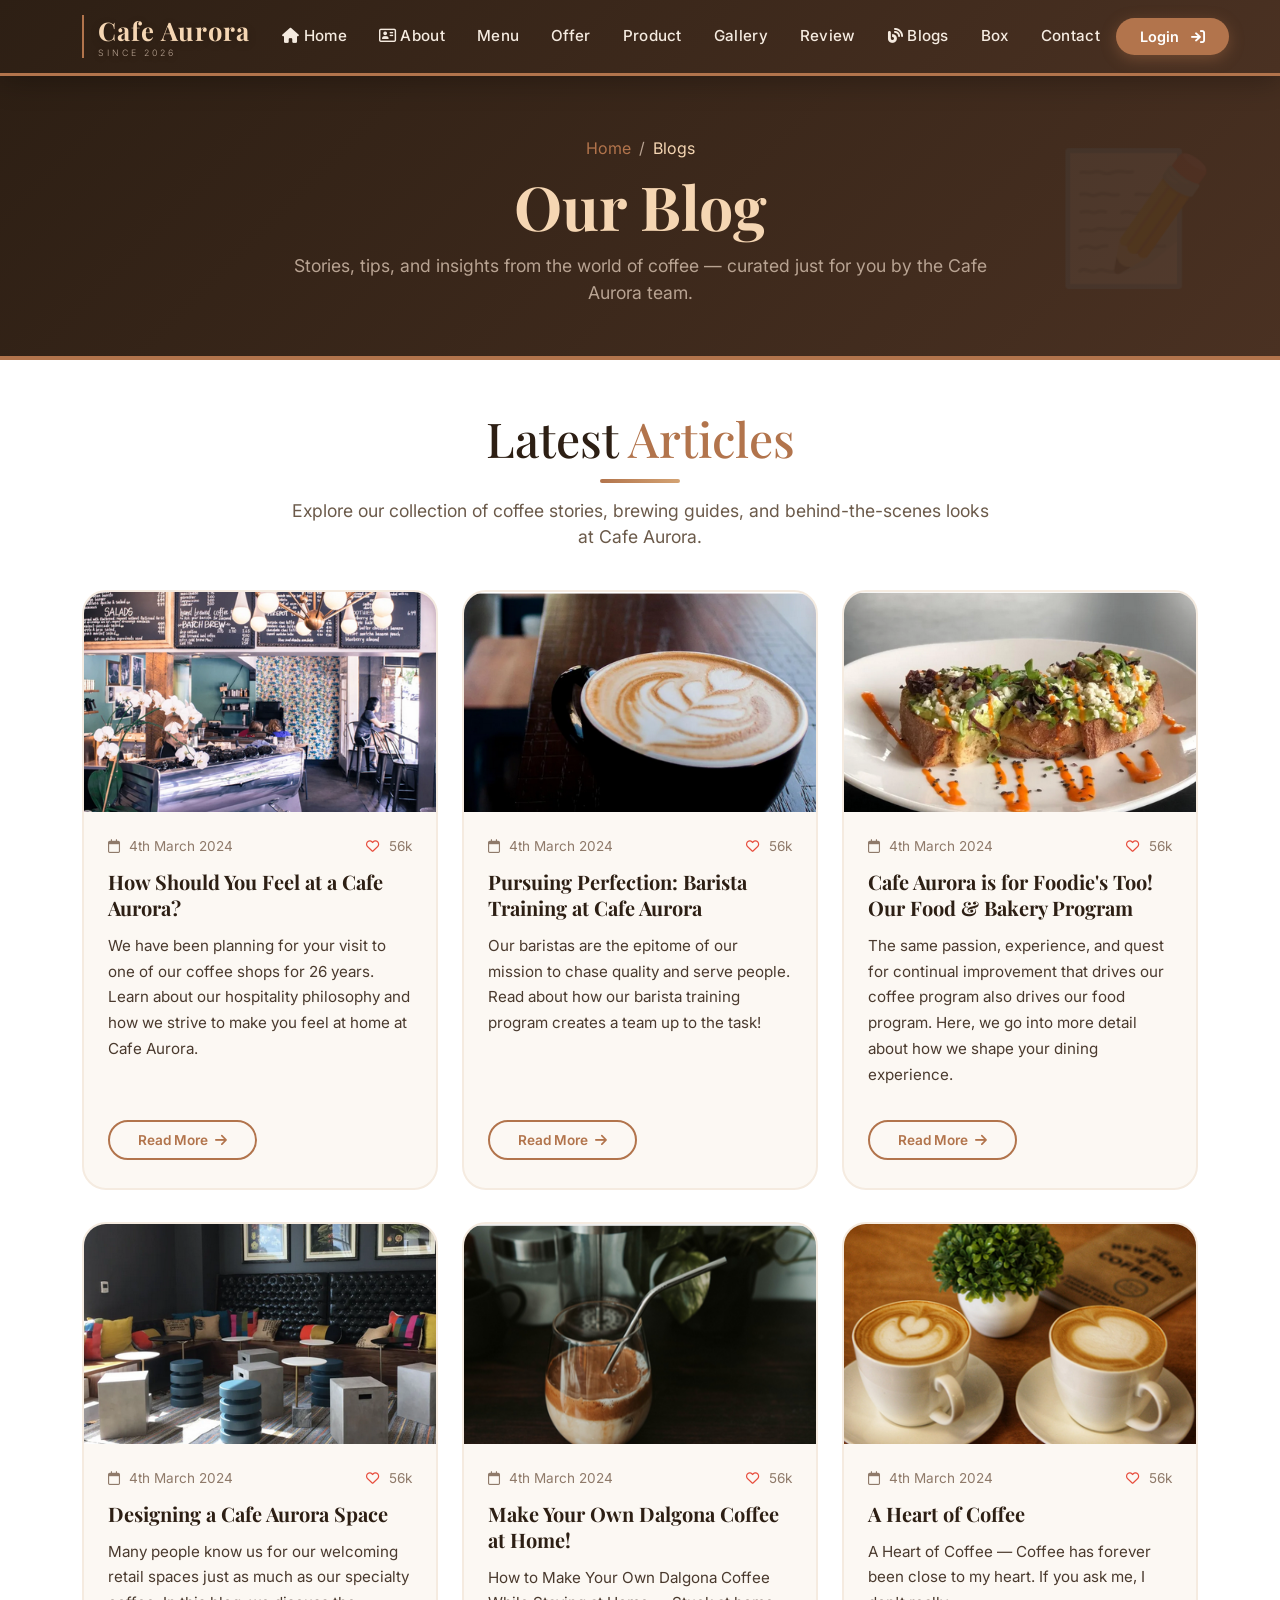
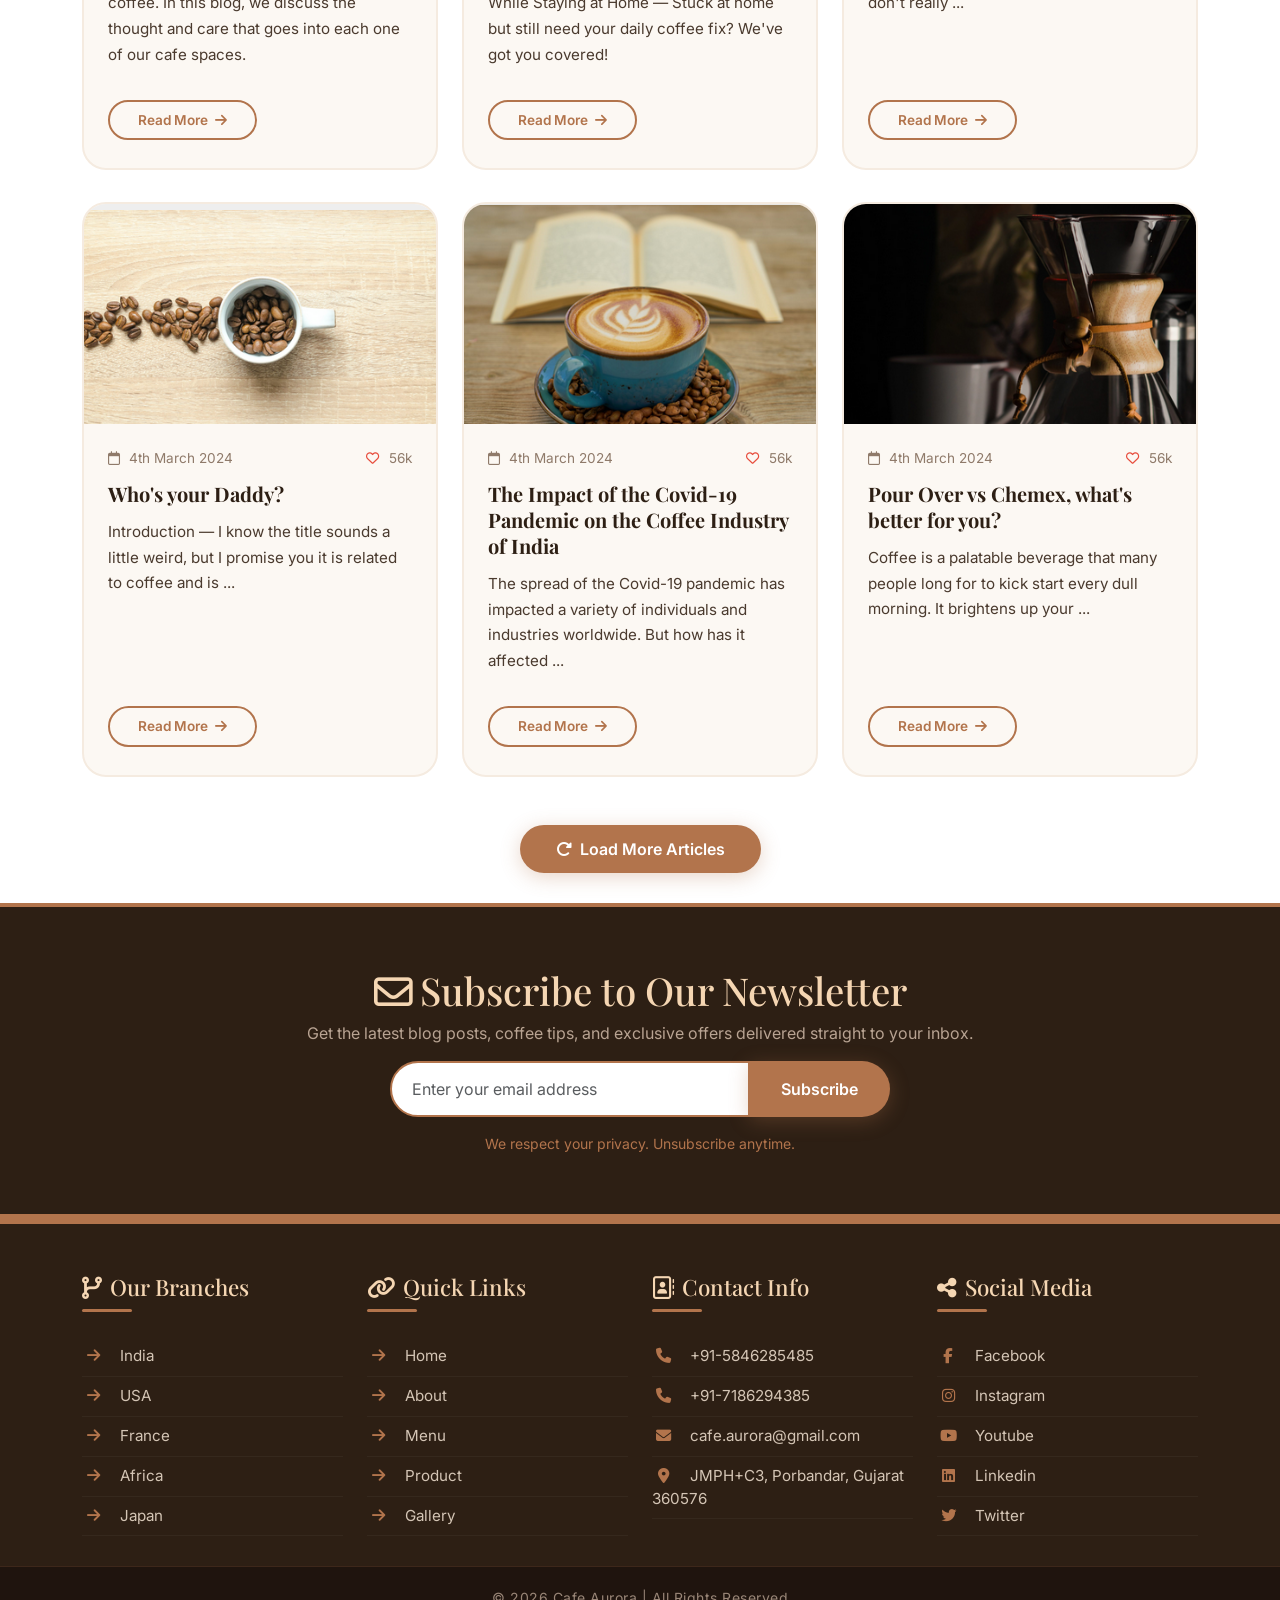
<file: Blogs.html>
<!DOCTYPE html>
<html lang="en">

<head>
    <title>Cafe Aurora - Blogs</title>
    <meta charset="utf-8">
    <meta name="viewport" content="width=device-width, initial-scale=1">
    <meta http-equiv="X-UA-Compatible" content="IE=edge">
    <meta name="description" content="Cafe Aurora - Latest coffee blogs, tips, and stories">

    <!-- Bootstrap 5 CSS -->
    <link href="https://cdn.jsdelivr.net/npm/bootstrap@5.3.3/dist/css/bootstrap.min.css" rel="stylesheet">
    <!-- Bootstrap 5 JS Bundle -->
    <script src="https://cdn.jsdelivr.net/npm/bootstrap@5.3.3/dist/js/bootstrap.bundle.min.js">
    </script>
    <!-- Font Awesome 6 -->
    <link rel="stylesheet" href="https://cdnjs.cloudflare.com/ajax/libs/font-awesome/6.5.2/css/all.min.css">
    <!-- Google Fonts -->
    <link rel="preconnect" href="https://fonts.googleapis.com">
    <link rel="preconnect" href="https://fonts.gstatic.com" crossorigin>
    <link href="https://fonts.googleapis.com/css2?family=Playfair+Display:wght@400;700&family=Inter:wght@300;400;600;700&display=swap" rel="stylesheet">

    <style>
        /* ===== RESET & BASE ===== */
        * {
            margin: 0;
            padding: 0;
            box-sizing: border-box;
        }

        body {
            font-family: 'Inter', sans-serif;
            background: #fcf8f3;
            color: #2d1f14;
            overflow-x: hidden;
        }

        h1,
        h2,
        h3,
        h4,
        h5 {
            font-family: 'Playfair Display', serif;
        }

        a {
            text-decoration: none;
            transition: all 0.3s ease;
        }

        img {
            max-width: 100%;
            height: auto;
            display: block;
        }

        /* ===== SCROLLBAR ===== */
        ::-webkit-scrollbar {
            width: 10px;
        }
        ::-webkit-scrollbar-track {
            background: #fcf8f3;
        }
        ::-webkit-scrollbar-thumb {
            background: #b2744c;
            border-radius: 50px;
        }
        ::-webkit-scrollbar-thumb:hover {
            background: #8f5c3a;
        }

        /* ===== NAVBAR ===== */
        .navbar {
            background: linear-gradient(135deg, #2d1f14 0%, #4a3122 100%);
            padding: 10px 0;
            box-shadow: 0 4px 30px rgba(0, 0, 0, 0.3);
            position: sticky;
            top: 0;
            z-index: 1050;
            border-bottom: 3px solid #b2744c;
        }

        .navbar .navbar-brand {
            display: flex;
            align-items: center;
            gap: 12px;
            flex-shrink: 0;
        }

        .navbar .navbar-brand img {
            height: 55px;
            width: auto;
            filter: drop-shadow(0 2px 8px rgba(0, 0, 0, 0.3));
            transition: transform 0.3s ease;
        }
        .navbar .navbar-brand img:hover {
            transform: scale(1.05);
        }

        .navbar .brand-text {
            color: #f5d6b3;
            font-family: 'Playfair Display', serif;
            font-size: 1.6rem;
            font-weight: 700;
            letter-spacing: 1px;
            text-shadow: 0 2px 10px rgba(0, 0, 0, 0.2);
            border-left: 2px solid #b2744c;
            padding-left: 14px;
            line-height: 1.2;
        }
        .navbar .brand-text small {
            display: block;
            font-size: 0.55rem;
            font-family: 'Inter', sans-serif;
            font-weight: 300;
            letter-spacing: 3px;
            color: #b8a392;
            text-transform: uppercase;
            margin-top: 2px;
        }

        .navbar .nav-link {
            color: #f5ebe0 !important;
            font-weight: 500;
            font-size: 0.95rem;
            padding: 8px 16px !important;
            border-radius: 30px;
            transition: all 0.3s ease;
            letter-spacing: 0.3px;
            position: relative;
            white-space: nowrap;
        }

        .navbar .nav-link:hover,
        .navbar .nav-link.active {
            color: #f5d6b3 !important;
            background: rgba(178, 116, 76, 0.2);
            transform: translateY(-2px);
        }

        .navbar .nav-link::after {
            content: '';
            position: absolute;
            bottom: 2px;
            left: 50%;
            width: 0;
            height: 2px;
            background: #b2744c;
            transition: all 0.3s ease;
            transform: translateX(-50%);
        }

        .navbar .nav-link:hover::after,
        .navbar .nav-link.active::after {
            width: 60%;
        }

        .navbar .btn-custom {
            background: #b2744c;
            color: #fff !important;
            border: none;
            padding: 8px 24px;
            border-radius: 50px;
            font-weight: 600;
            font-size: 0.9rem;
            transition: all 0.3s ease;
            box-shadow: 0 4px 15px rgba(178, 116, 76, 0.4);
            flex-shrink: 0;
        }

        .navbar .btn-custom:hover {
            background: #8f5c3a;
            transform: translateY(-2px);
            box-shadow: 0 6px 25px rgba(178, 116, 76, 0.5);
        }

        .navbar-toggler {
            border: 2px solid #b2744c;
            padding: 6px 10px;
            flex-shrink: 0;
        }
        .navbar-toggler-icon {
            filter: invert(1);
        }

        /* ===== MODAL ===== */
        .modal-content {
            background: #fcf8f3;
            border-radius: 20px;
            border: 3px solid #b2744c;
            box-shadow: 0 20px 60px rgba(0, 0, 0, 0.3);
        }

        .modal-header {
            border-bottom: 2px solid #b2744c;
            background: #2d1f14;
            border-radius: 18px 18px 0 0;
            padding: 20px 30px;
        }

        .modal-header .modal-title {
            color: #f5ebe0;
            font-family: 'Playfair Display', serif;
            font-size: 1.6rem;
        }

        .modal-header .btn-close {
            filter: brightness(0) invert(1);
        }

        .modal-body {
            padding: 30px;
        }

        .modal-body .form-label {
            font-weight: 600;
            color: #2d1f14;
        }

        .modal-body .form-control {
            border-radius: 12px;
            border: 2px solid #d4c5b5;
            padding: 12px 16px;
            background: #fff;
            transition: border 0.3s ease;
        }

        .modal-body .form-control:focus {
            border-color: #b2744c;
            box-shadow: 0 0 0 4px rgba(178, 116, 76, 0.2);
        }

        .modal-footer {
            border-top: none;
            padding: 0 30px 30px 30px;
            justify-content: center;
        }

        .modal-footer .btn-custom {
            background: #b2744c;
            color: #fff;
            border: none;
            padding: 12px 50px;
            border-radius: 50px;
            font-weight: 700;
            font-size: 1rem;
            transition: all 0.3s ease;
            box-shadow: 0 4px 20px rgba(178, 116, 76, 0.4);
            width: 100%;
        }

        .modal-footer .btn-custom:hover {
            background: #8f5c3a;
            transform: translateY(-3px);
            box-shadow: 0 8px 30px rgba(178, 116, 76, 0.5);
        }

        /* ===== PAGE HEADER ===== */
        .page-header {
            background: linear-gradient(135deg, #2d1f14 0%, #4a3122 100%);
            padding: 60px 0 50px;
            border-bottom: 4px solid #b2744c;
            position: relative;
            overflow: hidden;
            text-align: center;
        }
        .page-header::before {
            content: '📝';
            position: absolute;
            right: 5%;
            top: 50%;
            transform: translateY(-50%);
            font-size: 8rem;
            opacity: 0.05;
            pointer-events: none;
        }
        .page-header h1 {
            color: #f5d6b3;
            font-size: clamp(2.2rem, 5vw, 3.8rem);
            font-weight: 700;
        }
        .page-header p {
            color: #b8a392;
            font-size: 1.1rem;
            max-width: 700px;
            margin: 10px auto 0;
        }
        .page-header .breadcrumb {
            background: transparent;
            padding: 0;
            margin: 0 0 10px 0;
            justify-content: center;
        }
        .page-header .breadcrumb-item a {
            color: #b2744c;
        }
        .page-header .breadcrumb-item.active {
            color: #f5d6b3;
        }
        .page-header .breadcrumb-item+.breadcrumb-item::before {
            color: #b8a392;
        }

        /* ===== BLOG SECTION ===== */
        .blog-section {
            padding: 50px 0 30px;
            background: #fff;
        }

        .blog-section .section-title {
            font-family: 'Playfair Display', serif;
            font-size: clamp(2rem, 4vw, 3rem);
            color: #2d1f14;
            margin-bottom: 15px;
            position: relative;
            display: inline-block;
            padding-bottom: 15px;
        }

        .blog-section .section-title::after {
            content: '';
            position: absolute;
            bottom: 0;
            left: 50%;
            transform: translateX(-50%);
            width: 80px;
            height: 4px;
            background: linear-gradient(90deg, #b2744c, #d4a373);
            border-radius: 4px;
        }

        .blog-section .section-subtitle {
            color: #6b5a4a;
            font-size: 1.1rem;
            max-width: 700px;
            margin: 0 auto 40px;
        }

        /* ===== BLOG CARDS ===== */
        .blog-card {
            background: #fcf8f3;
            border-radius: 24px;
            overflow: hidden;
            border: 2px solid #f5ebe0;
            transition: all 0.4s ease;
            height: 100%;
            display: flex;
            flex-direction: column;
        }

        .blog-card:hover {
            transform: translateY(-10px);
            border-color: #b2744c;
            box-shadow: 0 15px 50px rgba(178, 116, 76, 0.12);
        }

        .blog-card .blog-image {
            width: 100%;
            height: 220px;
            object-fit: cover;
            background: #d4c5b5;
            transition: transform 0.5s ease;
        }

        .blog-card:hover .blog-image {
            transform: scale(1.03);
        }

        .blog-card .blog-body {
            padding: 24px 24px 28px;
            flex: 1;
            display: flex;
            flex-direction: column;
        }

        .blog-card .blog-meta {
            display: flex;
            justify-content: space-between;
            align-items: center;
            font-size: 0.85rem;
            color: #8f7a6a;
            margin-bottom: 12px;
            flex-wrap: wrap;
            gap: 6px;
        }

        .blog-card .blog-meta a {
            color: #8f7a6a;
            transition: color 0.3s ease;
        }

        .blog-card .blog-meta a:hover {
            color: #b2744c;
        }

        .blog-card .blog-meta i {
            margin-right: 5px;
        }

        .blog-card .blog-meta .heart {
            color: #e74c3c;
        }

        .blog-card h3 {
            font-family: 'Playfair Display', serif;
            font-size: 1.25rem;
            font-weight: 700;
            color: #2d1f14;
            margin-bottom: 12px;
            line-height: 1.3;
        }

        .blog-card p {
            font-size: 0.95rem;
            color: #4a3a2e;
            line-height: 1.7;
            flex: 1;
        }

        .blog-card .btn-read {
            background: transparent;
            color: #b2744c;
            border: 2px solid #b2744c;
            padding: 8px 28px;
            border-radius: 50px;
            font-weight: 600;
            font-size: 0.85rem;
            transition: all 0.3s ease;
            display: inline-block;
            align-self: flex-start;
            margin-top: 16px;
        }

        .blog-card .btn-read:hover {
            background: #b2744c;
            color: #fff;
            transform: translateY(-2px);
            box-shadow: 0 6px 25px rgba(178, 116, 76, 0.3);
        }

        /* ===== BUTTONS ===== */
        .btn-gold {
            background: #b2744c;
            color: #fff;
            border: none;
            padding: 12px 36px;
            border-radius: 50px;
            font-weight: 600;
            font-size: 1rem;
            transition: all 0.4s ease;
            box-shadow: 0 4px 20px rgba(178, 116, 76, 0.3);
            display: inline-block;
        }
        .btn-gold:hover {
            background: #8f5c3a;
            color: #fff;
            transform: translateY(-3px);
            box-shadow: 0 8px 35px rgba(178, 116, 76, 0.4);
        }

        /* ===== NEWSLETTER ===== */
        .newsletter {
            padding: 60px 0;
            background: #2d1f14;
            color: #f5ebe0;
            border-top: 4px solid #b2744c;
            border-bottom: 4px solid #b2744c;
        }
        .newsletter h2 {
            font-family: 'Playfair Display', serif;
            font-size: clamp(1.8rem, 3vw, 2.8rem);
            color: #f5d6b3;
        }
        .newsletter p {
            color: #b8a392;
        }
        .newsletter .input-group {
            max-width: 500px;
            margin: 0 auto;
        }
        .newsletter .form-control {
            border-radius: 50px 0 0 50px;
            border: 2px solid #b2744c;
            padding: 14px 20px;
            background: #fff;
        }
        .newsletter .form-control:focus {
            border-color: #f5d6b3;
            box-shadow: 0 0 0 4px rgba(178, 116, 76, 0.2);
        }
        .newsletter .btn-gold {
            border-radius: 0 50px 50px 0;
            padding: 14px 32px;
        }

        /* ===== FOOTER ===== */
        .footer {
            background: #2d1f14;
            color: #f5ebe0;
            padding-top: 50px;
            border-top: 6px solid #b2744c;
        }

        .footer .box h3 {
            font-family: 'Playfair Display', serif;
            font-size: 1.4rem;
            color: #f5d6b3;
            margin-bottom: 25px;
            position: relative;
            padding-bottom: 12px;
        }

        .footer .box h3::after {
            content: '';
            position: absolute;
            bottom: 0;
            left: 0;
            width: 50px;
            height: 3px;
            background: #b2744c;
            border-radius: 4px;
        }

        .footer .box a {
            display: block;
            color: #d4c5b5;
            padding: 8px 0;
            font-size: 0.95rem;
            transition: all 0.3s ease;
            border-bottom: 1px solid rgba(255, 255, 255, 0.04);
        }

        .footer .box a:hover {
            color: #f5d6b3;
            padding-left: 12px;
            border-bottom-color: rgba(178, 116, 76, 0.2);
        }

        .footer .box a i {
            margin-right: 12px;
            color: #b2744c;
            width: 22px;
            text-align: center;
            transition: all 0.3s ease;
        }

        .footer .box a:hover i {
            transform: scale(1.2);
            color: #f5d6b3;
        }

        .footer .text-center {
            background: #1f140e;
            padding: 18px 0;
            margin-top: 30px;
            font-size: 1rem;
            font-weight: 400;
            letter-spacing: 0.5px;
            color: #b8a392;
            border-top: 1px solid rgba(178, 116, 76, 0.2);
        }

        .footer .text-center small {
            opacity: 0.8;
        }

        /* ===== BACK TO TOP ===== */
        #backToTop {
            position: fixed;
            bottom: 30px;
            right: 30px;
            z-index: 1060;
            background: #b2744c;
            color: #fff;
            border: none;
            border-radius: 50%;
            width: 50px;
            height: 50px;
            font-size: 1.2rem;
            box-shadow: 0 4px 20px rgba(178, 116, 76, 0.4);
            transition: all 0.3s ease;
            opacity: 0;
            visibility: hidden;
            transform: translateY(20px);
        }
        #backToTop.show {
            opacity: 1;
            visibility: visible;
            transform: translateY(0);
        }
        #backToTop:hover {
            background: #8f5c3a;
            transform: translateY(-4px);
            box-shadow: 0 8px 35px rgba(178, 116, 76, 0.5);
        }

        /* ================================================================
                   FULLY RESPONSIVE BREAKPOINTS
                   ================================================================ */

        @media (max-width: 1199px) {
            .navbar .nav-link {
                font-size: 0.85rem;
                padding: 6px 12px !important;
            }
            .navbar .brand-text {
                font-size: 1.4rem;
            }
        }

        @media (max-width: 991px) {
            .navbar .navbar-brand img {
                height: 45px;
            }
            .navbar .brand-text {
                font-size: 1.2rem;
                padding-left: 10px;
            }
            .navbar .brand-text small {
                font-size: 0.45rem;
                letter-spacing: 2px;
            }
            .navbar .nav-link {
                font-size: 0.9rem;
                padding: 8px 16px !important;
                white-space: normal;
            }
            .navbar .btn-custom {
                padding: 6px 18px;
                font-size: 0.8rem;
                margin-top: 8px;
                width: 100%;
                text-align: center;
            }
            .navbar .navbar-nav {
                padding: 10px 0;
            }
            .page-header {
                padding: 40px 0 30px;
            }
            .page-header h1 {
                font-size: 2.2rem;
            }
            .blog-card .blog-image {
                height: 190px;
            }
            .blog-card h3 {
                font-size: 1.1rem;
            }
            .footer .box {
                margin-bottom: 30px;
            }
            .footer .box h3 {
                font-size: 1.2rem;
            }
        }

        @media (max-width: 767px) {
            .navbar {
                padding: 8px 0;
            }
            .navbar .navbar-brand img {
                height: 38px;
            }
            .navbar .brand-text {
                font-size: 1rem;
                padding-left: 8px;
                border-left-width: 1.5px;
            }
            .navbar .brand-text small {
                font-size: 0.4rem;
                letter-spacing: 1.5px;
            }
            .navbar .nav-link {
                font-size: 0.85rem;
                padding: 6px 12px !important;
            }
            .navbar .btn-custom {
                font-size: 0.75rem;
                padding: 6px 14px;
            }
            .navbar-toggler {
                padding: 4px 8px;
            }
            .navbar-toggler-icon {
                width: 22px;
                height: 22px;
            }

            .page-header {
                padding: 30px 0 25px;
            }
            .page-header h1 {
                font-size: 1.8rem;
            }
            .page-header p {
                font-size: 0.95rem;
                padding: 0 15px;
            }

            .blog-section {
                padding: 35px 0 20px;
            }
            .blog-section .section-title {
                font-size: 1.8rem;
            }
            .blog-section .section-title::after {
                width: 60px;
                height: 3px;
            }
            .blog-section .section-subtitle {
                font-size: 0.95rem;
                padding: 0 15px;
            }

            .blog-card {
                border-radius: 18px;
                margin-bottom: 20px;
            }
            .blog-card .blog-image {
                height: 200px;
            }
            .blog-card .blog-body {
                padding: 20px 18px 22px;
            }
            .blog-card h3 {
                font-size: 1.05rem;
            }
            .blog-card p {
                font-size: 0.9rem;
            }
            .blog-card .blog-meta {
                font-size: 0.8rem;
            }
            .blog-card .btn-read {
                font-size: 0.8rem;
                padding: 6px 22px;
            }

            .newsletter {
                padding: 40px 0;
            }
            .newsletter .input-group {
                flex-direction: column;
                gap: 12px;
            }
            .newsletter .form-control {
                border-radius: 50px;
            }
            .newsletter .btn-gold {
                border-radius: 50px;
                width: 100%;
            }

            .footer {
                padding-top: 35px;
            }
            .footer .box h3 {
                font-size: 1.1rem;
                margin-bottom: 18px;
                padding-bottom: 10px;
            }
            .footer .box a {
                font-size: 0.85rem;
                padding: 6px 0;
            }
            .footer .text-center {
                font-size: 0.85rem;
                padding: 14px 0;
                margin-top: 20px;
            }

            .modal-header {
                padding: 16px 20px;
            }
            .modal-header .modal-title {
                font-size: 1.2rem;
            }
            .modal-body {
                padding: 20px;
            }
            .modal-body .form-control {
                padding: 10px 14px;
                font-size: 0.9rem;
            }
            .modal-footer {
                padding: 0 20px 20px 20px;
            }
            .modal-footer .btn-custom {
                padding: 10px 30px;
                font-size: 0.9rem;
            }
        }

        @media (max-width: 480px) {
            .navbar .navbar-brand img {
                height: 32px;
            }
            .navbar .brand-text {
                font-size: 0.85rem;
                padding-left: 6px;
            }
            .navbar .brand-text small {
                font-size: 0.35rem;
                letter-spacing: 1px;
            }
            .navbar .nav-link {
                font-size: 0.8rem;
                padding: 4px 10px !important;
            }
            .navbar .btn-custom {
                font-size: 0.7rem;
                padding: 5px 12px;
            }

            .page-header h1 {
                font-size: 1.5rem;
            }
            .page-header p {
                font-size: 0.85rem;
            }

            .blog-card .blog-image {
                height: 170px;
            }
            .blog-card .blog-body {
                padding: 16px 14px 18px;
            }
            .blog-card h3 {
                font-size: 0.95rem;
            }
            .blog-card p {
                font-size: 0.85rem;
            }
            .blog-card .blog-meta {
                font-size: 0.75rem;
            }
            .blog-card .btn-read {
                font-size: 0.75rem;
                padding: 5px 18px;
            }

            .footer .box h3 {
                font-size: 1rem;
            }
            .footer .box a {
                font-size: 0.8rem;
                padding: 5px 0;
            }
            .footer .box a i {
                width: 18px;
                margin-right: 8px;
            }
            .footer .text-center {
                font-size: 0.7rem;
                padding: 12px 0;
            }

            .modal-header {
                padding: 12px 16px;
            }
            .modal-header .modal-title {
                font-size: 1rem;
            }
            .modal-body {
                padding: 16px;
            }
            .modal-body .form-label {
                font-size: 0.85rem;
            }
            .modal-body .form-control {
                padding: 8px 12px;
                font-size: 0.85rem;
            }
            .modal-footer .btn-custom {
                padding: 8px 20px;
                font-size: 0.8rem;
            }
        }

        @media (max-width: 360px) {
            .navbar .brand-text {
                font-size: 0.7rem;
                padding-left: 4px;
            }
            .navbar .navbar-brand img {
                height: 28px;
            }

            .blog-card .blog-image {
                height: 140px;
            }
            .blog-card h3 {
                font-size: 0.85rem;
            }
            .blog-card p {
                font-size: 0.78rem;
            }
            .blog-card .blog-meta {
                font-size: 0.7rem;
            }
            .blog-card .btn-read {
                font-size: 0.7rem;
                padding: 4px 14px;
            }
        }

        /* ===== UTILITY ===== */
        .text-gold {
            color: #b2744c;
        }
        .bg-gold-light {
            background: #fcf8f3;
        }

        .fade-in {
            opacity: 0;
            animation: fadeIn 0.8s ease forwards;
        }
        .fade-in-delay-1 {
            animation-delay: 0.2s;
        }
        .fade-in-delay-2 {
            animation-delay: 0.4s;
        }
        .fade-in-delay-3 {
            animation-delay: 0.6s;
        }

        @keyframes fadeIn {
            to {
                opacity: 1;
            }
        }

        .img-placeholder {
            background: #d4c5b5;
            border-radius: 20px;
            min-height: 200px;
            display: flex;
            align-items: center;
            justify-content: center;
            font-size: 1.2rem;
            color: #6b5a4a;
            font-weight: 500;
        }
    </style>
</head>

<body>

    <!-- ===== NAVBAR ===== -->
    <nav class="navbar navbar-expand-lg">
        <div class="container">
            <a class="navbar-brand" href="index.html">
                <span class="brand-text d-none d-sm-inline-block">
                    Cafe Aurora
                    <small>since 2026</small>
                </span>
            </a>
            <button class="navbar-toggler" type="button" data-bs-toggle="collapse" data-bs-target="#mynavbar" aria-controls="mynavbar" aria-expanded="false" aria-label="Toggle navigation">
                <span class="navbar-toggler-icon"></span>
            </button>
            <div class="collapse navbar-collapse" id="mynavbar">
                <ul class="navbar-nav me-auto mb-2 mb-lg-0">
                    <li class="nav-item">
                        <a class="nav-link" href="index.html"><i class="fa-solid fa-house"></i> Home</a>
                    </li>
                    <li class="nav-item">
                        <a class="nav-link" href="about.html"><i class="fa-regular fa-address-card"></i> About</a>
                    </li>
                    <li class="nav-item"><a class="nav-link" href="menu.html">Menu</a></li>
                    <li class="nav-item"><a class="nav-link" href="offer.html">Offer</a></li>
                    <li class="nav-item"><a class="nav-link" href="product.html">Product</a></li>
                    <li class="nav-item"><a class="nav-link" href="gallery.html">Gallery</a></li>
                    <li class="nav-item"><a class="nav-link" href="review.html">Review</a></li>
                    <li class="nav-item">
                        <a class="nav-link active" href="blogs.html"><i class="fa-solid fa-blog fa-beat-fade"></i> Blogs</a>
                    </li>
                    <li class="nav-item"><a class="nav-link" href="box.html">Box</a></li>
                    <li class="nav-item"><a class="nav-link" href="contact.html">Contact</a></li>
                </ul>
                <button type="button" class="btn btn-custom" data-bs-toggle="modal" data-bs-target="#myModal">
                    Login &nbsp; <i class="fa-solid fa-arrow-right-to-bracket fa-flip"></i>
                </button>
            </div>
        </div>
    </nav>

    <!-- ===== LOGIN MODAL ===== -->
    <div class="modal fade" id="myModal" tabindex="-1" aria-labelledby="modalLabel" aria-hidden="true">
        <div class="modal-dialog modal-dialog-centered">
            <div class="modal-content">
                <div class="modal-header">
                    <h4 class="modal-title" id="modalLabel"><i class="fa-regular fa-circle-user me-2"></i>Welcome Back</h4>
                    <button type="button" class="btn-close" data-bs-dismiss="modal" aria-label="Close"></button>
                </div>
                <div class="modal-body">
                    <form action="/action_page.php">
                        <div class="mb-3">
                            <label for="email" class="form-label"><i class="fa-regular fa-envelope me-2"></i>Email</label>
                            <input type="email" class="form-control" id="email" placeholder="Enter your email" name="email" required>
                        </div>
                        <div class="mb-3">
                            <label for="pwd" class="form-label"><i class="fa-solid fa-lock me-2"></i>Password</label>
                            <input type="password" class="form-control" id="pwd" placeholder="Enter your password" name="pswd" required>
                        </div>
                        <div class="form-check mb-3">
                            <input class="form-check-input" type="checkbox" name="remember" id="remember">
                            <label class="form-check-label" for="remember">Remember me</label>
                        </div>
                        <button type="submit" class="btn btn-custom w-100"><i class="fa-solid fa-arrow-right-to-bracket me-2"></i>Sign In</button>
                    </form>
                </div>
            </div>
        </div>
    </div>

    <!-- ===== PAGE HEADER ===== -->
    <section class="page-header">
        <div class="container">
            <div class="row justify-content-center">
                <div class="col-lg-10 col-xl-8">
                    <nav aria-label="breadcrumb">
                        <ol class="breadcrumb">
                            <li class="breadcrumb-item"><a href="index.html">Home</a></li>
                            <li class="breadcrumb-item active" aria-current="page">Blogs</li>
                        </ol>
                    </nav>
                    <h1>Our Blog</h1>
                    <p>Stories, tips, and insights from the world of coffee — curated just for you by the Cafe Aurora team.</p>
                </div>
            </div>
        </div>
    </section>

    <!-- ===== BLOG SECTION ===== -->
    <section class="blog-section">
        <div class="container">

            <div class="text-center mb-4">
                <h2 class="section-title">Latest <span class="text-gold">Articles</span></h2>
                <p class="section-subtitle">Explore our collection of coffee stories, brewing guides, and behind-the-scenes looks at Cafe Aurora.</p>
            </div>

            <!-- Row 1 -->
            <div class="row g-4">

                <!-- Blog 1 -->
                <div class="col-md-4 col-sm-6">
                    <div class="blog-card">
                        <img src="IMG/bl1.png" alt="How Should You Feel at a Cafe" class="blog-image" onerror="this.style.background='#d4c5b5';this.style.height='220px';">
                        <div class="blog-body">
                            <div class="blog-meta">
                                <a href="#"><i class="fa-regular fa-calendar"></i> 4th March 2024</a>
                                <a href="#"><i class="fa-regular fa-heart heart"></i> 56k</a>
                            </div>
                            <h3>How Should You Feel at a Cafe Aurora?</h3>
                            <p>We have been planning for your visit to one of our coffee shops for 26 years. Learn about our hospitality philosophy and how we strive to make you feel at home at Cafe Aurora.</p>
                            <a href="#" class="btn-read">Read More <i class="fa-solid fa-arrow-right ms-1"></i></a>
                        </div>
                    </div>
                </div>

                <!-- Blog 2 -->
                <div class="col-md-4 col-sm-6">
                    <div class="blog-card">
                        <img src="IMG/bl2.png" alt="Barista Training" class="blog-image" onerror="this.style.background='#d4c5b5';this.style.height='220px';">
                        <div class="blog-body">
                            <div class="blog-meta">
                                <a href="#"><i class="fa-regular fa-calendar"></i> 4th March 2024</a>
                                <a href="#"><i class="fa-regular fa-heart heart"></i> 56k</a>
                            </div>
                            <h3>Pursuing Perfection: Barista Training at Cafe Aurora</h3>
                            <p>Our baristas are the epitome of our mission to chase quality and serve people. Read about how our barista training program creates a team up to the task!</p>
                            <a href="#" class="btn-read">Read More <i class="fa-solid fa-arrow-right ms-1"></i></a>
                        </div>
                    </div>
                </div>

                <!-- Blog 3 -->
                <div class="col-md-4 col-sm-6">
                    <div class="blog-card">
                        <img src="IMG/bl3.png" alt="Food & Bakery Program" class="blog-image" onerror="this.style.background='#d4c5b5';this.style.height='220px';">
                        <div class="blog-body">
                            <div class="blog-meta">
                                <a href="#"><i class="fa-regular fa-calendar"></i> 4th March 2024</a>
                                <a href="#"><i class="fa-regular fa-heart heart"></i> 56k</a>
                            </div>
                            <h3>Cafe Aurora is for Foodie's Too! Our Food & Bakery Program</h3>
                            <p>The same passion, experience, and quest for continual improvement that drives our coffee program also drives our food program. Here, we go into more detail about how we shape your dining experience.</p>
                            <a href="#" class="btn-read">Read More <i class="fa-solid fa-arrow-right ms-1"></i></a>
                        </div>
                    </div>
                </div>
            </div>

            <!-- Row 2 -->
            <div class="row g-4 mt-2">

                <!-- Blog 4 -->
                <div class="col-md-4 col-sm-6">
                    <div class="blog-card">
                        <img src="IMG/bl4.png" alt="Designing a Cafe" class="blog-image" onerror="this.style.background='#d4c5b5';this.style.height='220px';">
                        <div class="blog-body">
                            <div class="blog-meta">
                                <a href="#"><i class="fa-regular fa-calendar"></i> 4th March 2024</a>
                                <a href="#"><i class="fa-regular fa-heart heart"></i> 56k</a>
                            </div>
                            <h3>Designing a Cafe Aurora Space</h3>
                            <p>Many people know us for our welcoming retail spaces just as much as our specialty coffee. In this blog, we discuss the thought and care that goes into each one of our cafe spaces.</p>
                            <a href="#" class="btn-read">Read More <i class="fa-solid fa-arrow-right ms-1"></i></a>
                        </div>
                    </div>
                </div>

                <!-- Blog 5 -->
                <div class="col-md-4 col-sm-6">
                    <div class="blog-card">
                        <img src="IMG/bl5.png" alt="Dalgona Coffee" class="blog-image" onerror="this.style.background='#d4c5b5';this.style.height='220px';">
                        <div class="blog-body">
                            <div class="blog-meta">
                                <a href="#"><i class="fa-regular fa-calendar"></i> 4th March 2024</a>
                                <a href="#"><i class="fa-regular fa-heart heart"></i> 56k</a>
                            </div>
                            <h3>Make Your Own Dalgona Coffee at Home!</h3>
                            <p>How to Make Your Own Dalgona Coffee While Staying at Home — Stuck at home but still need your daily coffee fix? We've got you covered!</p>
                            <a href="#" class="btn-read">Read More <i class="fa-solid fa-arrow-right ms-1"></i></a>
                        </div>
                    </div>
                </div>

                <!-- Blog 6 -->
                <div class="col-md-4 col-sm-6">
                    <div class="blog-card">
                        <img src="IMG/bl6.png" alt="A Heart of Coffee" class="blog-image" onerror="this.style.background='#d4c5b5';this.style.height='220px';">
                        <div class="blog-body">
                            <div class="blog-meta">
                                <a href="#"><i class="fa-regular fa-calendar"></i> 4th March 2024</a>
                                <a href="#"><i class="fa-regular fa-heart heart"></i> 56k</a>
                            </div>
                            <h3>A Heart of Coffee</h3>
                            <p>A Heart of Coffee — Coffee has forever been close to my heart. If you ask me, I don't really ...</p>
                            <a href="#" class="btn-read">Read More <i class="fa-solid fa-arrow-right ms-1"></i></a>
                        </div>
                    </div>
                </div>
            </div>

            <!-- Row 3 -->
            <div class="row g-4 mt-2">

                <!-- Blog 7 -->
                <div class="col-md-4 col-sm-6">
                    <div class="blog-card">
                        <img src="IMG/bl7.png" alt="Who's your Daddy" class="blog-image" onerror="this.style.background='#d4c5b5';this.style.height='220px';">
                        <div class="blog-body">
                            <div class="blog-meta">
                                <a href="#"><i class="fa-regular fa-calendar"></i> 4th March 2024</a>
                                <a href="#"><i class="fa-regular fa-heart heart"></i> 56k</a>
                            </div>
                            <h3>Who's your Daddy?</h3>
                            <p>Introduction — I know the title sounds a little weird, but I promise you it is related to coffee and is ...</p>
                            <a href="#" class="btn-read">Read More <i class="fa-solid fa-arrow-right ms-1"></i></a>
                        </div>
                    </div>
                </div>

                <!-- Blog 8 -->
                <div class="col-md-4 col-sm-6">
                    <div class="blog-card">
                        <img src="IMG/bl8.png" alt="Covid-19 Impact on Coffee Industry" class="blog-image" onerror="this.style.background='#d4c5b5';this.style.height='220px';">
                        <div class="blog-body">
                            <div class="blog-meta">
                                <a href="#"><i class="fa-regular fa-calendar"></i> 4th March 2024</a>
                                <a href="#"><i class="fa-regular fa-heart heart"></i> 56k</a>
                            </div>
                            <h3>The Impact of the Covid-19 Pandemic on the Coffee Industry of India</h3>
                            <p>The spread of the Covid-19 pandemic has impacted a variety of individuals and industries worldwide. But how has it affected ...</p>
                            <a href="#" class="btn-read">Read More <i class="fa-solid fa-arrow-right ms-1"></i></a>
                        </div>
                    </div>
                </div>

                <!-- Blog 9 -->
                <div class="col-md-4 col-sm-6">
                    <div class="blog-card">
                        <img src="IMG/bl9.png" alt="Pour Over vs Chemex" class="blog-image" onerror="this.style.background='#d4c5b5';this.style.height='220px';">
                        <div class="blog-body">
                            <div class="blog-meta">
                                <a href="#"><i class="fa-regular fa-calendar"></i> 4th March 2024</a>
                                <a href="#"><i class="fa-regular fa-heart heart"></i> 56k</a>
                            </div>
                            <h3>Pour Over vs Chemex, what's better for you?</h3>
                            <p>Coffee is a palatable beverage that many people long for to kick start every dull morning. It brightens up your ...</p>
                            <a href="#" class="btn-read">Read More <i class="fa-solid fa-arrow-right ms-1"></i></a>
                        </div>
                    </div>
                </div>
            </div>

            <!-- Load More -->
            <div class="text-center mt-5">
                <a href="#" class="btn-gold"><i class="fa-solid fa-rotate-right me-2"></i>Load More Articles</a>
            </div>

        </div>
    </section>

    <!-- ===== NEWSLETTER ===== -->
    <section class="newsletter">
        <div class="container">
            <div class="row justify-content-center text-center">
                <div class="col-lg-8">
                    <h2><i class="fa-regular fa-envelope me-2"></i>Subscribe to Our Newsletter</h2>
                    <p>Get the latest blog posts, coffee tips, and exclusive offers delivered straight to your inbox.</p>
                    <div class="input-group">
                        <input type="email" class="form-control" placeholder="Enter your email address" aria-label="Email">
                        <button class="btn btn-gold" type="button">Subscribe</button>
                    </div>
                    <small class="d-block mt-3 text-gold">We respect your privacy. Unsubscribe anytime.</small>
                </div>
            </div>
        </div>
    </section>

    <!-- ===== FOOTER ===== -->
    <footer class="footer">
        <div class="container">
            <div class="row g-4">
                <div class="col-lg-3 col-md-6">
                    <div class="box">
                        <h3><i class="fa-solid fa-code-branch me-2"></i>Our Branches</h3>
                        <a href="#"><i class="fas fa-arrow-right"></i> India</a>
                        <a href="#"><i class="fas fa-arrow-right"></i> USA</a>
                        <a href="#"><i class="fas fa-arrow-right"></i> France</a>
                        <a href="#"><i class="fas fa-arrow-right"></i> Africa</a>
                        <a href="#"><i class="fas fa-arrow-right"></i> Japan</a>
                    </div>
                </div>
                <div class="col-lg-3 col-md-6">
                    <div class="box">
                        <h3><i class="fa-solid fa-link me-2"></i>Quick Links</h3>
                        <a href="index.html"><i class="fas fa-arrow-right"></i> Home</a>
                        <a href="about.html"><i class="fas fa-arrow-right"></i> About</a>
                        <a href="menu.html"><i class="fas fa-arrow-right"></i> Menu</a>
                        <a href="product.html"><i class="fas fa-arrow-right"></i> Product</a>
                        <a href="gallery.html"><i class="fas fa-arrow-right"></i> Gallery</a>
                    </div>
                </div>
                <div class="col-lg-3 col-md-6">
                    <div class="box">
                        <h3><i class="fa-regular fa-address-book me-2"></i>Contact Info</h3>
                        <a href="#"><i class="fa-solid fa-phone fa-shake"></i> +91-5846285485</a>
                        <a href="#"><i class="fa-solid fa-phone fa-shake"></i> +91-7186294385</a>
                        <a href="#"><i class="fa-solid fa-envelope fa-bounce"></i> cafe.aurora@gmail.com</a>
                        <a href="https://www.google.com/maps/uv?pb=!1s0x3957cb00031b8b35%3A0x9dfea6490d8aacd6!3m1!7e115!4s%2Fmaps%2Fplace%2Fthe%2Bmoonlit%2Bcafe%2Bporbandar%2F%4021.6359339%2C69.6778502%2C3a%2C75y%2C300.34h%2C90t%2Fdata%3D*213m4*211e1*213m2*211si9pTdnw0_o1bippCGwQ39Q*212e0*214m2*213m1*211s0x3957cb00031b8b35%3A0x9dfea6490d8aacd6%3Fsa%3DX%26ved%3D2ahUKEwjfjJSNi4qHAxVp-TgGHR-qDlYQpx96BAgyEAA!5sthe%20moonlit%20cafe%20porbandar%20-%20Google%20Search!15sCgIgAQ&imagekey=!1e2!2si9pTdnw0_o1bippCGwQ39Q&cr=le_a7&hl=en&ved=1t%3A206134&ictx=111">
                            <i class="fa-solid fa-location-dot fa-beat-fade"></i> JMPH+C3, Porbandar, Gujarat 360576
                        </a>
                    </div>
                </div>
                <div class="col-lg-3 col-md-6">
                    <div class="box">
                        <h3><i class="fa-solid fa-share-nodes me-2"></i>Social Media</h3>
                        <a href="https://www.facebook.com/cafemoonlightlatur/"><i class="fab fa-facebook-f"></i> Facebook</a>
                        <a href="https://www.instagram.com/__moonlightcafe__/"><i class="fab fa-instagram"></i> Instagram</a>
                        <a href="#"><i class="fab fa-youtube"></i> Youtube</a>
                        <a href="#"><i class="fab fa-linkedin"></i> Linkedin</a>
                        <a href="#"><i class="fab fa-twitter"></i> Twitter</a>
                    </div>
                </div>
            </div>
        </div>
        <div class="text-center">
            <small>&copy; 2026 Cafe Aurora | All Rights Reserved</small>
        </div>
    </footer>

    <!-- ===== BACK TO TOP ===== -->
    <button id="backToTop" onclick="window.scrollTo({top:0,behavior:'smooth'})">
        <i class="fa-solid fa-arrow-up"></i>
    </button>

    <!-- ===== SCRIPTS ===== -->
    <script>
        document.addEventListener('DOMContentLoaded', function() {

            // --- Close mobile menu on link click ---
            const navLinks = document.querySelectorAll('.navbar .nav-link');
            const navCollapse = document.getElementById('mynavbar');
            if (navCollapse) {
                const bsCollapse = bootstrap.Collapse.getInstance(navCollapse);
                navLinks.forEach(link => {
                    link.addEventListener('click', () => {
                        if (window.innerWidth < 992 && bsCollapse) {
                            bsCollapse.hide();
                        }
                    });
                });
            }

            // --- Back to Top ---
            const backBtn = document.getElementById('backToTop');
            window.addEventListener('scroll', () => {
                if (window.scrollY > 400) {
                    backBtn.classList.add('show');
                } else {
                    backBtn.classList.remove('show');
                }
            });

            // --- Active nav link highlight ---
            const currentPath = window.location.pathname.split('/').pop() || 'blogs.html';
            document.querySelectorAll('.navbar .nav-link').forEach(link => {
                const href = link.getAttribute('href');
                if (href === currentPath || (currentPath === 'blogs.html' && href === 'blogs.html')) {
                    link.classList.add('active');
                } else {
                    link.classList.remove('active');
                }
            });

            // --- Smooth scroll for anchor links ---
            document.querySelectorAll('a[href^="#"]').forEach(anchor => {
                anchor.addEventListener('click', function(e) {
                    const target = document.querySelector(this.getAttribute('href'));
                    if (target) {
                        e.preventDefault();
                        target.scrollIntoView({ behavior: 'smooth', block: 'start' });
                    }
                });
            });

        });
    </script>

</body>

</html>
</file>
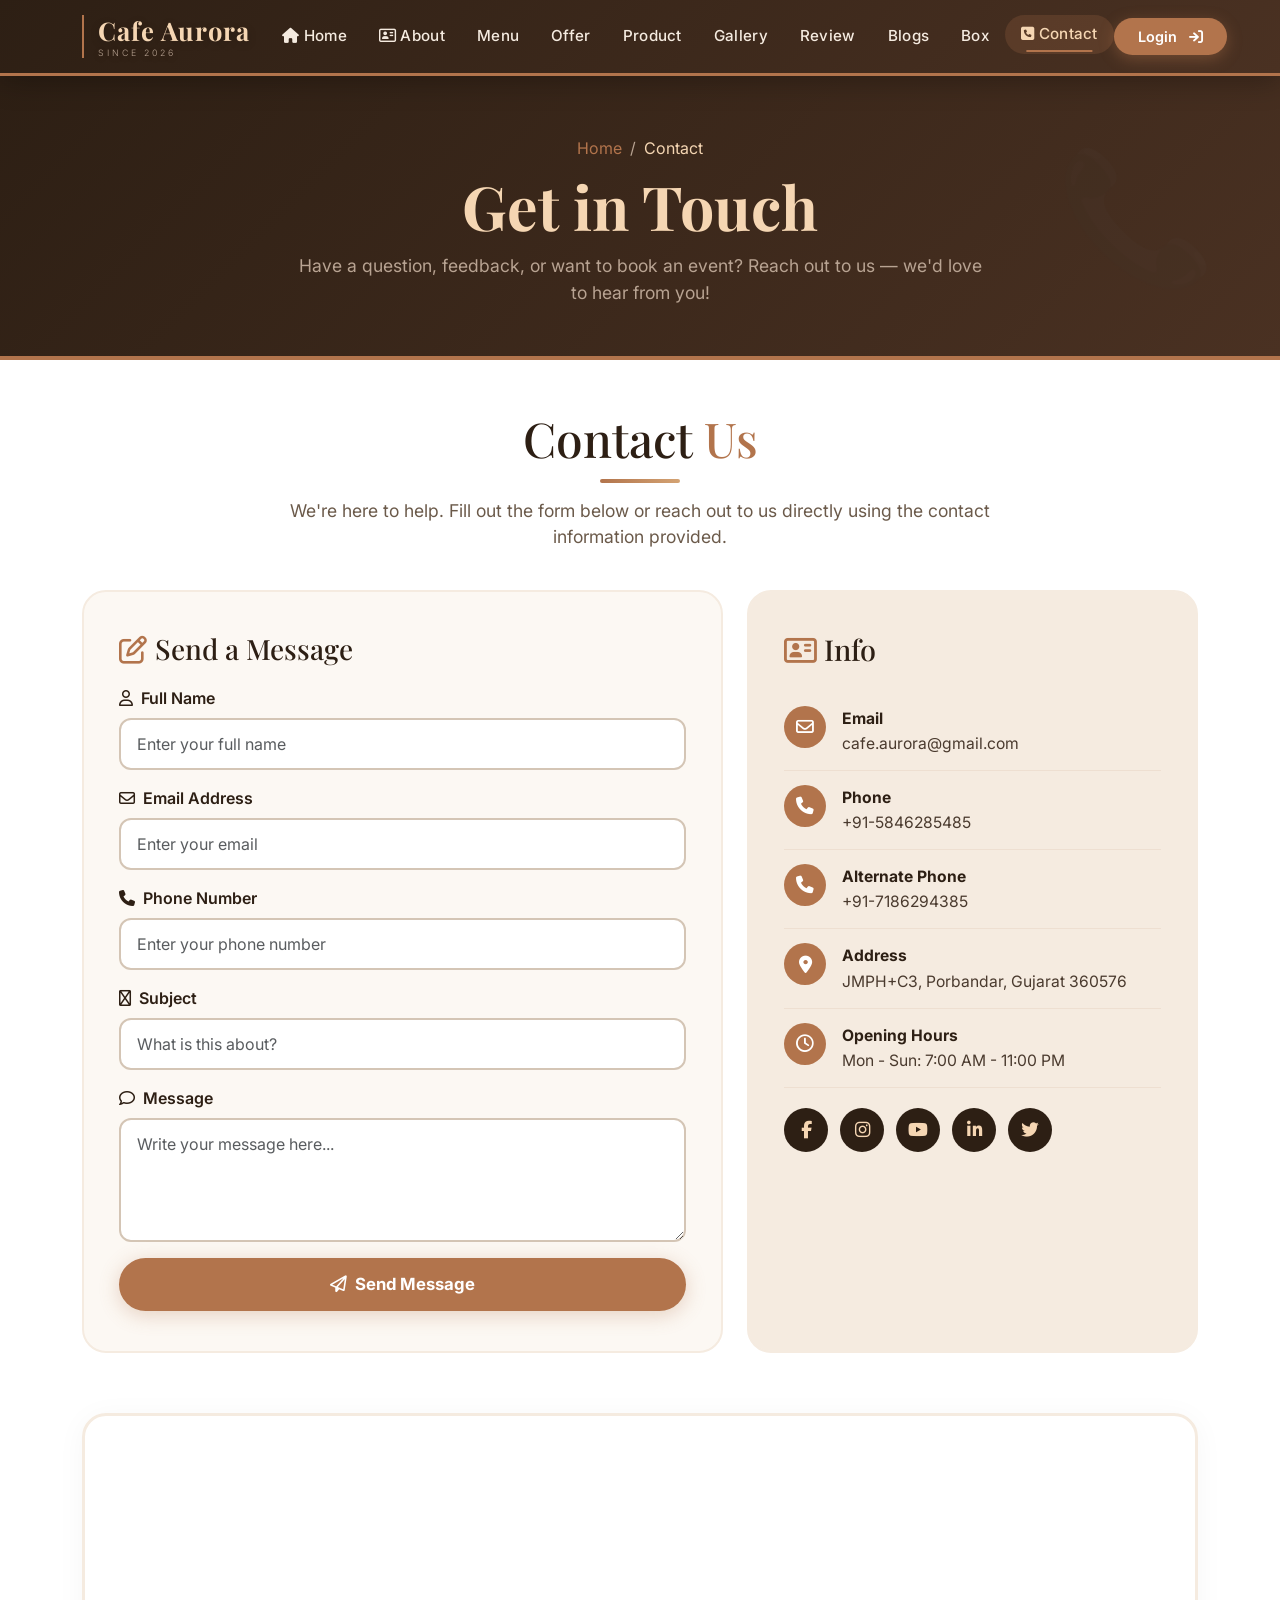
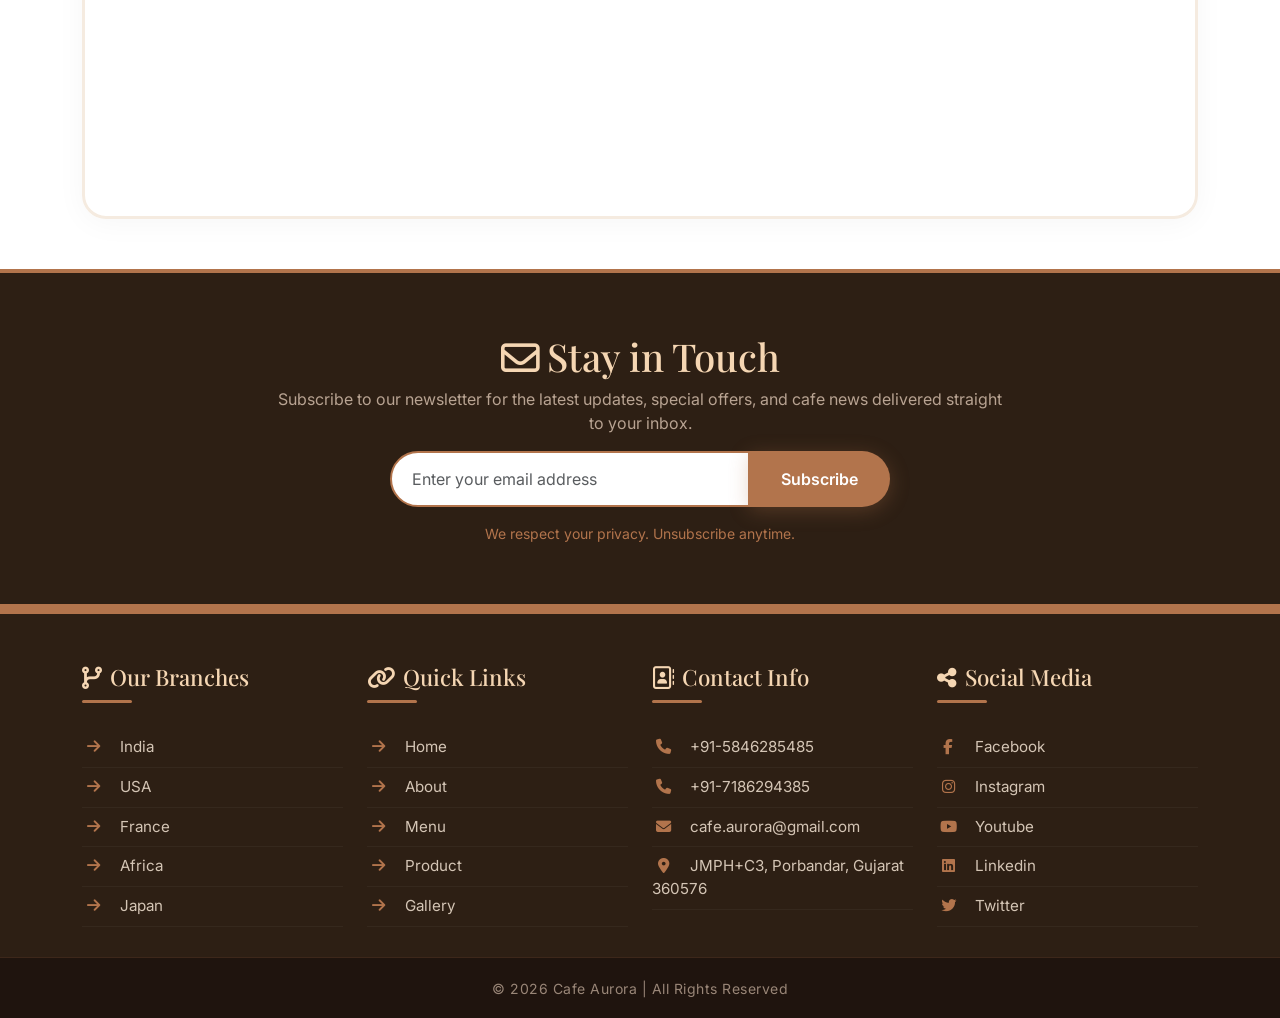
<file: Contect.html>
<!DOCTYPE html>
<html lang="en">

<head>
    <title>Cafe Aurora - Contact Us</title>
    <meta charset="utf-8">
    <meta name="viewport" content="width=device-width, initial-scale=1">
    <meta http-equiv="X-UA-Compatible" content="IE=edge">
    <meta name="description" content="Cafe Aurora - Contact us, get in touch, visit our cafe">

    <!-- Bootstrap 5 CSS -->
    <link href="https://cdn.jsdelivr.net/npm/bootstrap@5.3.3/dist/css/bootstrap.min.css" rel="stylesheet">
    <!-- Bootstrap 5 JS Bundle -->
    <script src="https://cdn.jsdelivr.net/npm/bootstrap@5.3.3/dist/js/bootstrap.bundle.min.js">
    </script>
    <!-- Font Awesome 6 -->
    <link rel="stylesheet" href="https://cdnjs.cloudflare.com/ajax/libs/font-awesome/6.5.2/css/all.min.css">
    <!-- Google Fonts -->
    <link rel="preconnect" href="https://fonts.googleapis.com">
    <link rel="preconnect" href="https://fonts.gstatic.com" crossorigin>
    <link href="https://fonts.googleapis.com/css2?family=Playfair+Display:wght@400;700&family=Inter:wght@300;400;600;700&display=swap" rel="stylesheet">

    <style>
        /* ===== RESET & BASE ===== */
        * {
            margin: 0;
            padding: 0;
            box-sizing: border-box;
        }

        body {
            font-family: 'Inter', sans-serif;
            background: #fcf8f3;
            color: #2d1f14;
            overflow-x: hidden;
        }

        h1,
        h2,
        h3,
        h4,
        h5 {
            font-family: 'Playfair Display', serif;
        }

        a {
            text-decoration: none;
            transition: all 0.3s ease;
        }

        img {
            max-width: 100%;
            height: auto;
            display: block;
        }

        /* ===== SCROLLBAR ===== */
        ::-webkit-scrollbar {
            width: 10px;
        }
        ::-webkit-scrollbar-track {
            background: #fcf8f3;
        }
        ::-webkit-scrollbar-thumb {
            background: #b2744c;
            border-radius: 50px;
        }
        ::-webkit-scrollbar-thumb:hover {
            background: #8f5c3a;
        }

        /* ===== NAVBAR ===== */
        .navbar {
            background: linear-gradient(135deg, #2d1f14 0%, #4a3122 100%);
            padding: 10px 0;
            box-shadow: 0 4px 30px rgba(0, 0, 0, 0.3);
            position: sticky;
            top: 0;
            z-index: 1050;
            border-bottom: 3px solid #b2744c;
        }

        .navbar .navbar-brand {
            display: flex;
            align-items: center;
            gap: 12px;
            flex-shrink: 0;
        }

        .navbar .navbar-brand img {
            height: 55px;
            width: auto;
            filter: drop-shadow(0 2px 8px rgba(0, 0, 0, 0.3));
            transition: transform 0.3s ease;
        }
        .navbar .navbar-brand img:hover {
            transform: scale(1.05);
        }

        .navbar .brand-text {
            color: #f5d6b3;
            font-family: 'Playfair Display', serif;
            font-size: 1.6rem;
            font-weight: 700;
            letter-spacing: 1px;
            text-shadow: 0 2px 10px rgba(0, 0, 0, 0.2);
            border-left: 2px solid #b2744c;
            padding-left: 14px;
            line-height: 1.2;
        }
        .navbar .brand-text small {
            display: block;
            font-size: 0.55rem;
            font-family: 'Inter', sans-serif;
            font-weight: 300;
            letter-spacing: 3px;
            color: #b8a392;
            text-transform: uppercase;
            margin-top: 2px;
        }

        .navbar .nav-link {
            color: #f5ebe0 !important;
            font-weight: 500;
            font-size: 0.95rem;
            padding: 8px 16px !important;
            border-radius: 30px;
            transition: all 0.3s ease;
            letter-spacing: 0.3px;
            position: relative;
            white-space: nowrap;
        }

        .navbar .nav-link:hover,
        .navbar .nav-link.active {
            color: #f5d6b3 !important;
            background: rgba(178, 116, 76, 0.2);
            transform: translateY(-2px);
        }

        .navbar .nav-link::after {
            content: '';
            position: absolute;
            bottom: 2px;
            left: 50%;
            width: 0;
            height: 2px;
            background: #b2744c;
            transition: all 0.3s ease;
            transform: translateX(-50%);
        }

        .navbar .nav-link:hover::after,
        .navbar .nav-link.active::after {
            width: 60%;
        }

        .navbar .btn-custom {
            background: #b2744c;
            color: #fff !important;
            border: none;
            padding: 8px 24px;
            border-radius: 50px;
            font-weight: 600;
            font-size: 0.9rem;
            transition: all 0.3s ease;
            box-shadow: 0 4px 15px rgba(178, 116, 76, 0.4);
            flex-shrink: 0;
        }

        .navbar .btn-custom:hover {
            background: #8f5c3a;
            transform: translateY(-2px);
            box-shadow: 0 6px 25px rgba(178, 116, 76, 0.5);
        }

        .navbar-toggler {
            border: 2px solid #b2744c;
            padding: 6px 10px;
            flex-shrink: 0;
        }
        .navbar-toggler-icon {
            filter: invert(1);
        }

        /* ===== MODAL ===== */
        .modal-content {
            background: #fcf8f3;
            border-radius: 20px;
            border: 3px solid #b2744c;
            box-shadow: 0 20px 60px rgba(0, 0, 0, 0.3);
        }

        .modal-header {
            border-bottom: 2px solid #b2744c;
            background: #2d1f14;
            border-radius: 18px 18px 0 0;
            padding: 20px 30px;
        }

        .modal-header .modal-title {
            color: #f5ebe0;
            font-family: 'Playfair Display', serif;
            font-size: 1.6rem;
        }

        .modal-header .btn-close {
            filter: brightness(0) invert(1);
        }

        .modal-body {
            padding: 30px;
        }

        .modal-body .form-label {
            font-weight: 600;
            color: #2d1f14;
        }

        .modal-body .form-control {
            border-radius: 12px;
            border: 2px solid #d4c5b5;
            padding: 12px 16px;
            background: #fff;
            transition: border 0.3s ease;
        }

        .modal-body .form-control:focus {
            border-color: #b2744c;
            box-shadow: 0 0 0 4px rgba(178, 116, 76, 0.2);
        }

        .modal-footer {
            border-top: none;
            padding: 0 30px 30px 30px;
            justify-content: center;
        }

        .modal-footer .btn-custom {
            background: #b2744c;
            color: #fff;
            border: none;
            padding: 12px 50px;
            border-radius: 50px;
            font-weight: 700;
            font-size: 1rem;
            transition: all 0.3s ease;
            box-shadow: 0 4px 20px rgba(178, 116, 76, 0.4);
            width: 100%;
        }

        .modal-footer .btn-custom:hover {
            background: #8f5c3a;
            transform: translateY(-3px);
            box-shadow: 0 8px 30px rgba(178, 116, 76, 0.5);
        }

        /* ===== PAGE HEADER ===== */
        .page-header {
            background: linear-gradient(135deg, #2d1f14 0%, #4a3122 100%);
            padding: 60px 0 50px;
            border-bottom: 4px solid #b2744c;
            position: relative;
            overflow: hidden;
            text-align: center;
        }
        .page-header::before {
            content: '📞';
            position: absolute;
            right: 5%;
            top: 50%;
            transform: translateY(-50%);
            font-size: 8rem;
            opacity: 0.05;
            pointer-events: none;
        }
        .page-header h1 {
            color: #f5d6b3;
            font-size: clamp(2.2rem, 5vw, 3.8rem);
            font-weight: 700;
        }
        .page-header p {
            color: #b8a392;
            font-size: 1.1rem;
            max-width: 700px;
            margin: 10px auto 0;
        }
        .page-header .breadcrumb {
            background: transparent;
            padding: 0;
            margin: 0 0 10px 0;
            justify-content: center;
        }
        .page-header .breadcrumb-item a {
            color: #b2744c;
        }
        .page-header .breadcrumb-item.active {
            color: #f5d6b3;
        }
        .page-header .breadcrumb-item+.breadcrumb-item::before {
            color: #b8a392;
        }

        /* ===== BUTTONS ===== */
        .btn-gold {
            background: #b2744c;
            color: #fff;
            border: none;
            padding: 12px 36px;
            border-radius: 50px;
            font-weight: 600;
            font-size: 1rem;
            transition: all 0.4s ease;
            box-shadow: 0 4px 20px rgba(178, 116, 76, 0.3);
            display: inline-block;
        }
        .btn-gold:hover {
            background: #8f5c3a;
            color: #fff;
            transform: translateY(-3px);
            box-shadow: 0 8px 35px rgba(178, 116, 76, 0.4);
        }

        /* ===== CONTACT SECTION ===== */
        .contact-section {
            padding: 50px 0 30px;
            background: #fff;
        }

        .contact-section .section-title {
            font-family: 'Playfair Display', serif;
            font-size: clamp(2rem, 4vw, 3rem);
            color: #2d1f14;
            margin-bottom: 15px;
            position: relative;
            display: inline-block;
            padding-bottom: 15px;
        }

        .contact-section .section-title::after {
            content: '';
            position: absolute;
            bottom: 0;
            left: 50%;
            transform: translateX(-50%);
            width: 80px;
            height: 4px;
            background: linear-gradient(90deg, #b2744c, #d4a373);
            border-radius: 4px;
        }

        .contact-section .section-subtitle {
            color: #6b5a4a;
            font-size: 1.1rem;
            max-width: 700px;
            margin: 0 auto 40px;
        }

        /* ===== CONTACT FORM ===== */
        .contact-form-wrapper {
            background: #fcf8f3;
            border-radius: 24px;
            padding: 40px 35px;
            border: 2px solid #f5ebe0;
            transition: all 0.3s ease;
            height: 100%;
        }

        .contact-form-wrapper:hover {
            border-color: #b2744c;
            box-shadow: 0 15px 50px rgba(178, 116, 76, 0.06);
        }

        .contact-form-wrapper .form-label {
            font-weight: 600;
            color: #2d1f14;
        }

        .contact-form-wrapper .form-control {
            border-radius: 12px;
            border: 2px solid #d4c5b5;
            padding: 12px 16px;
            background: #fff;
            transition: border 0.3s ease;
        }

        .contact-form-wrapper .form-control:focus {
            border-color: #b2744c;
            box-shadow: 0 0 0 4px rgba(178, 116, 76, 0.15);
        }

        .contact-form-wrapper textarea.form-control {
            resize: vertical;
            min-height: 120px;
        }

        .contact-form-wrapper .btn-submit {
            background: #b2744c;
            color: #fff;
            border: none;
            padding: 14px 40px;
            border-radius: 50px;
            font-weight: 700;
            font-size: 1.05rem;
            transition: all 0.4s ease;
            box-shadow: 0 4px 20px rgba(178, 116, 76, 0.3);
            width: 100%;
        }

        .contact-form-wrapper .btn-submit:hover {
            background: #8f5c3a;
            transform: translateY(-3px);
            box-shadow: 0 8px 35px rgba(178, 116, 76, 0.4);
        }

        /* ===== CONTACT INFO ===== */
        .contact-info-wrapper {
            background: #f5ebe0;
            border-radius: 24px;
            padding: 40px 35px;
            height: 100%;
            border: 2px solid #f5ebe0;
            transition: all 0.3s ease;
        }

        .contact-info-wrapper:hover {
            border-color: #b2744c;
        }

        .contact-info-wrapper h2 {
            font-family: 'Playfair Display', serif;
            color: #2d1f14;
            margin-bottom: 25px;
            font-size: 1.8rem;
        }

        .contact-info-wrapper .info-item {
            display: flex;
            align-items: flex-start;
            gap: 16px;
            padding: 14px 0;
            border-bottom: 1px solid rgba(178, 116, 76, 0.1);
        }

        .contact-info-wrapper .info-item:last-child {
            border-bottom: none;
        }

        .contact-info-wrapper .info-item .info-icon {
            min-width: 42px;
            height: 42px;
            background: #b2744c;
            color: #fff;
            border-radius: 50%;
            display: flex;
            align-items: center;
            justify-content: center;
            font-size: 1.1rem;
            flex-shrink: 0;
        }

        .contact-info-wrapper .info-item .info-text {
            color: #4a3a2e;
            font-size: 0.98rem;
            line-height: 1.6;
        }

        .contact-info-wrapper .info-item .info-text strong {
            color: #2d1f14;
            display: block;
            font-weight: 700;
        }

        .contact-info-wrapper .social-links {
            display: flex;
            gap: 12px;
            margin-top: 20px;
            flex-wrap: wrap;
        }

        .contact-info-wrapper .social-links a {
            display: inline-flex;
            align-items: center;
            justify-content: center;
            width: 44px;
            height: 44px;
            border-radius: 50%;
            background: #2d1f14;
            color: #f5d6b3;
            font-size: 1.1rem;
            transition: all 0.3s ease;
        }

        .contact-info-wrapper .social-links a:hover {
            background: #b2744c;
            color: #fff;
            transform: translateY(-4px);
            box-shadow: 0 8px 25px rgba(178, 116, 76, 0.3);
        }

        /* ===== MAP SECTION ===== */
        .map-section {
            padding: 30px 0 50px;
            background: #fff;
        }

        .map-section .map-wrapper {
            border-radius: 24px;
            overflow: hidden;
            border: 3px solid #f5ebe0;
            transition: all 0.3s ease;
            box-shadow: 0 4px 30px rgba(0, 0, 0, 0.04);
        }

        .map-section .map-wrapper:hover {
            border-color: #b2744c;
            box-shadow: 0 15px 50px rgba(178, 116, 76, 0.08);
        }

        .map-section .map-wrapper iframe {
            width: 100%;
            height: 400px;
            border: 0;
            display: block;
        }

        /* ===== NEWSLETTER ===== */
        .newsletter {
            padding: 60px 0;
            background: #2d1f14;
            color: #f5ebe0;
            border-top: 4px solid #b2744c;
            border-bottom: 4px solid #b2744c;
        }
        .newsletter h2 {
            font-family: 'Playfair Display', serif;
            font-size: clamp(1.8rem, 3vw, 2.8rem);
            color: #f5d6b3;
        }
        .newsletter p {
            color: #b8a392;
        }
        .newsletter .input-group {
            max-width: 500px;
            margin: 0 auto;
        }
        .newsletter .form-control {
            border-radius: 50px 0 0 50px;
            border: 2px solid #b2744c;
            padding: 14px 20px;
            background: #fff;
        }
        .newsletter .form-control:focus {
            border-color: #f5d6b3;
            box-shadow: 0 0 0 4px rgba(178, 116, 76, 0.2);
        }
        .newsletter .btn-gold {
            border-radius: 0 50px 50px 0;
            padding: 14px 32px;
        }

        /* ===== FOOTER ===== */
        .footer {
            background: #2d1f14;
            color: #f5ebe0;
            padding-top: 50px;
            border-top: 6px solid #b2744c;
        }

        .footer .box h3 {
            font-family: 'Playfair Display', serif;
            font-size: 1.4rem;
            color: #f5d6b3;
            margin-bottom: 25px;
            position: relative;
            padding-bottom: 12px;
        }

        .footer .box h3::after {
            content: '';
            position: absolute;
            bottom: 0;
            left: 0;
            width: 50px;
            height: 3px;
            background: #b2744c;
            border-radius: 4px;
        }

        .footer .box a {
            display: block;
            color: #d4c5b5;
            padding: 8px 0;
            font-size: 0.95rem;
            transition: all 0.3s ease;
            border-bottom: 1px solid rgba(255, 255, 255, 0.04);
        }

        .footer .box a:hover {
            color: #f5d6b3;
            padding-left: 12px;
            border-bottom-color: rgba(178, 116, 76, 0.2);
        }

        .footer .box a i {
            margin-right: 12px;
            color: #b2744c;
            width: 22px;
            text-align: center;
            transition: all 0.3s ease;
        }

        .footer .box a:hover i {
            transform: scale(1.2);
            color: #f5d6b3;
        }

        .footer .text-center {
            background: #1f140e;
            padding: 18px 0;
            margin-top: 30px;
            font-size: 1rem;
            font-weight: 400;
            letter-spacing: 0.5px;
            color: #b8a392;
            border-top: 1px solid rgba(178, 116, 76, 0.2);
        }

        .footer .text-center small {
            opacity: 0.8;
        }

        /* ===== BACK TO TOP ===== */
        #backToTop {
            position: fixed;
            bottom: 30px;
            right: 30px;
            z-index: 1060;
            background: #b2744c;
            color: #fff;
            border: none;
            border-radius: 50%;
            width: 50px;
            height: 50px;
            font-size: 1.2rem;
            box-shadow: 0 4px 20px rgba(178, 116, 76, 0.4);
            transition: all 0.3s ease;
            opacity: 0;
            visibility: hidden;
            transform: translateY(20px);
        }
        #backToTop.show {
            opacity: 1;
            visibility: visible;
            transform: translateY(0);
        }
        #backToTop:hover {
            background: #8f5c3a;
            transform: translateY(-4px);
            box-shadow: 0 8px 35px rgba(178, 116, 76, 0.5);
        }

        /* ================================================================
                   FULLY RESPONSIVE BREAKPOINTS
                   ================================================================ */

        @media (max-width: 1199px) {
            .navbar .nav-link {
                font-size: 0.85rem;
                padding: 6px 12px !important;
            }
            .navbar .brand-text {
                font-size: 1.4rem;
            }
        }

        @media (max-width: 991px) {
            .navbar .navbar-brand img {
                height: 45px;
            }
            .navbar .brand-text {
                font-size: 1.2rem;
                padding-left: 10px;
            }
            .navbar .brand-text small {
                font-size: 0.45rem;
                letter-spacing: 2px;
            }
            .navbar .nav-link {
                font-size: 0.9rem;
                padding: 8px 16px !important;
                white-space: normal;
            }
            .navbar .btn-custom {
                padding: 6px 18px;
                font-size: 0.8rem;
                margin-top: 8px;
                width: 100%;
                text-align: center;
            }
            .navbar .navbar-nav {
                padding: 10px 0;
            }
            .page-header {
                padding: 40px 0 30px;
            }
            .page-header h1 {
                font-size: 2.2rem;
            }
            .contact-form-wrapper,
            .contact-info-wrapper {
                padding: 30px 24px;
            }
            .contact-info-wrapper h2 {
                font-size: 1.5rem;
            }
            .map-section .map-wrapper iframe {
                height: 320px;
            }
            .footer .box {
                margin-bottom: 30px;
            }
            .footer .box h3 {
                font-size: 1.2rem;
            }
        }

        @media (max-width: 767px) {
            .navbar {
                padding: 8px 0;
            }
            .navbar .navbar-brand img {
                height: 38px;
            }
            .navbar .brand-text {
                font-size: 1rem;
                padding-left: 8px;
                border-left-width: 1.5px;
            }
            .navbar .brand-text small {
                font-size: 0.4rem;
                letter-spacing: 1.5px;
            }
            .navbar .nav-link {
                font-size: 0.85rem;
                padding: 6px 12px !important;
            }
            .navbar .btn-custom {
                font-size: 0.75rem;
                padding: 6px 14px;
            }
            .navbar-toggler {
                padding: 4px 8px;
            }
            .navbar-toggler-icon {
                width: 22px;
                height: 22px;
            }

            .page-header {
                padding: 30px 0 25px;
            }
            .page-header h1 {
                font-size: 1.8rem;
            }
            .page-header p {
                font-size: 0.95rem;
                padding: 0 15px;
            }

            .contact-section {
                padding: 35px 0 20px;
            }
            .contact-section .section-title {
                font-size: 1.8rem;
            }
            .contact-section .section-title::after {
                width: 60px;
                height: 3px;
            }
            .contact-section .section-subtitle {
                font-size: 0.95rem;
                padding: 0 15px;
            }

            .contact-form-wrapper {
                padding: 24px 18px;
                border-radius: 18px;
                margin-bottom: 24px;
            }
            .contact-form-wrapper .form-control {
                padding: 10px 14px;
                font-size: 0.9rem;
            }
            .contact-form-wrapper .btn-submit {
                padding: 12px 30px;
                font-size: 0.95rem;
            }

            .contact-info-wrapper {
                padding: 24px 18px;
                border-radius: 18px;
            }
            .contact-info-wrapper h2 {
                font-size: 1.3rem;
            }
            .contact-info-wrapper .info-item {
                padding: 10px 0;
                gap: 12px;
            }
            .contact-info-wrapper .info-item .info-icon {
                min-width: 36px;
                height: 36px;
                font-size: 0.95rem;
            }
            .contact-info-wrapper .info-item .info-text {
                font-size: 0.9rem;
            }
            .contact-info-wrapper .social-links a {
                width: 38px;
                height: 38px;
                font-size: 0.95rem;
            }

            .map-section {
                padding: 20px 0 35px;
            }
            .map-section .map-wrapper {
                border-radius: 18px;
            }
            .map-section .map-wrapper iframe {
                height: 260px;
            }

            .newsletter {
                padding: 40px 0;
            }
            .newsletter .input-group {
                flex-direction: column;
                gap: 12px;
            }
            .newsletter .form-control {
                border-radius: 50px;
            }
            .newsletter .btn-gold {
                border-radius: 50px;
                width: 100%;
            }

            .footer {
                padding-top: 35px;
            }
            .footer .box h3 {
                font-size: 1.1rem;
                margin-bottom: 18px;
                padding-bottom: 10px;
            }
            .footer .box a {
                font-size: 0.85rem;
                padding: 6px 0;
            }
            .footer .text-center {
                font-size: 0.85rem;
                padding: 14px 0;
                margin-top: 20px;
            }

            .modal-header {
                padding: 16px 20px;
            }
            .modal-header .modal-title {
                font-size: 1.2rem;
            }
            .modal-body {
                padding: 20px;
            }
            .modal-body .form-control {
                padding: 10px 14px;
                font-size: 0.9rem;
            }
            .modal-footer {
                padding: 0 20px 20px 20px;
            }
            .modal-footer .btn-custom {
                padding: 10px 30px;
                font-size: 0.9rem;
            }
        }

        @media (max-width: 480px) {
            .navbar .navbar-brand img {
                height: 32px;
            }
            .navbar .brand-text {
                font-size: 0.85rem;
                padding-left: 6px;
            }
            .navbar .brand-text small {
                font-size: 0.35rem;
                letter-spacing: 1px;
            }
            .navbar .nav-link {
                font-size: 0.8rem;
                padding: 4px 10px !important;
            }
            .navbar .btn-custom {
                font-size: 0.7rem;
                padding: 5px 12px;
            }

            .page-header h1 {
                font-size: 1.5rem;
            }
            .page-header p {
                font-size: 0.85rem;
            }

            .contact-form-wrapper {
                padding: 18px 14px;
                border-radius: 14px;
            }
            .contact-form-wrapper .form-label {
                font-size: 0.85rem;
            }
            .contact-form-wrapper .form-control {
                padding: 8px 12px;
                font-size: 0.85rem;
            }
            .contact-form-wrapper .btn-submit {
                padding: 10px 20px;
                font-size: 0.85rem;
            }

            .contact-info-wrapper {
                padding: 18px 14px;
                border-radius: 14px;
            }
            .contact-info-wrapper h2 {
                font-size: 1.1rem;
            }
            .contact-info-wrapper .info-item {
                padding: 8px 0;
                gap: 10px;
            }
            .contact-info-wrapper .info-item .info-icon {
                min-width: 32px;
                height: 32px;
                font-size: 0.85rem;
            }
            .contact-info-wrapper .info-item .info-text {
                font-size: 0.82rem;
            }
            .contact-info-wrapper .social-links a {
                width: 34px;
                height: 34px;
                font-size: 0.85rem;
            }

            .map-section .map-wrapper iframe {
                height: 220px;
            }

            .footer .box h3 {
                font-size: 1rem;
            }
            .footer .box a {
                font-size: 0.8rem;
                padding: 5px 0;
            }
            .footer .box a i {
                width: 18px;
                margin-right: 8px;
            }
            .footer .text-center {
                font-size: 0.7rem;
                padding: 12px 0;
            }

            .modal-header {
                padding: 12px 16px;
            }
            .modal-header .modal-title {
                font-size: 1rem;
            }
            .modal-body {
                padding: 16px;
            }
            .modal-body .form-label {
                font-size: 0.85rem;
            }
            .modal-body .form-control {
                padding: 8px 12px;
                font-size: 0.85rem;
            }
            .modal-footer .btn-custom {
                padding: 8px 20px;
                font-size: 0.8rem;
            }
        }

        @media (max-width: 360px) {
            .navbar .brand-text {
                font-size: 0.7rem;
                padding-left: 4px;
            }
            .navbar .navbar-brand img {
                height: 28px;
            }

            .contact-info-wrapper .info-item {
                flex-direction: column;
                gap: 4px;
            }
            .contact-info-wrapper .info-item .info-icon {
                min-width: 28px;
                height: 28px;
                font-size: 0.75rem;
            }
        }

        /* ===== UTILITY ===== */
        .text-gold {
            color: #b2744c;
        }
        .bg-gold-light {
            background: #fcf8f3;
        }

        .fade-in {
            opacity: 0;
            animation: fadeIn 0.8s ease forwards;
        }
        .fade-in-delay-1 {
            animation-delay: 0.2s;
        }
        .fade-in-delay-2 {
            animation-delay: 0.4s;
        }
        .fade-in-delay-3 {
            animation-delay: 0.6s;
        }

        @keyframes fadeIn {
            to {
                opacity: 1;
            }
        }

        /* ===== FORM SUCCESS MESSAGE ===== */
        #formSuccess {
            display: none;
            background: #d4edda;
            color: #155724;
            padding: 16px 20px;
            border-radius: 12px;
            border: 2px solid #c3e6cb;
            margin-top: 16px;
            font-weight: 500;
        }
        #formSuccess.show {
            display: block;
            animation: fadeIn 0.5s ease forwards;
        }
    </style>
</head>

<body>

    <!-- ===== NAVBAR ===== -->
    <nav class="navbar navbar-expand-lg">
        <div class="container">
            <a class="navbar-brand" href="Index.html">
                <span class="brand-text d-none d-sm-inline-block">
                    Cafe Aurora
                    <small>since 2026</small>
                </span>
            </a>
            <button class="navbar-toggler" type="button" data-bs-toggle="collapse" data-bs-target="#mynavbar" aria-controls="mynavbar" aria-expanded="false" aria-label="Toggle navigation">
                <span class="navbar-toggler-icon"></span>
            </button>
            <div class="collapse navbar-collapse" id="mynavbar">
                <ul class="navbar-nav me-auto mb-2 mb-lg-0">
                    <li class="nav-item">
                        <a class="nav-link" href="Index.html"><i class="fa-solid fa-house"></i> Home</a>
                    </li>
                    <li class="nav-item">
                        <a class="nav-link" href="About.html"><i class="fa-regular fa-address-card"></i> About</a>
                    </li>
                    <li class="nav-item"><a class="nav-link" href="Menu.html">Menu</a></li>
                    <li class="nav-item"><a class="nav-link" href="Offer.html">Offer</a></li>
                    <li class="nav-item"><a class="nav-link" href="Product.html">Product</a></li>
                    <li class="nav-item"><a class="nav-link" href="Gallery.html">Gallery</a></li>
                    <li class="nav-item"><a class="nav-link" href="Review.html">Review</a></li>
                    <li class="nav-item"><a class="nav-link" href="Blogs.html">Blogs</a></li>
                    <li class="nav-item"><a class="nav-link" href="Box.html">Box</a></li>
                    <li class="nav-item">
                        <a class="nav-link active" href="Contect.html"><i class="fa-solid fa-square-phone fa-beat-fade"></i> Contact</a>
                    </li>
                </ul>
                <button type="button" class="btn btn-custom" data-bs-toggle="modal" data-bs-target="#myModal">
                    Login &nbsp; <i class="fa-solid fa-arrow-right-to-bracket fa-flip"></i>
                </button>
            </div>
        </div>
    </nav>

    <!-- ===== LOGIN MODAL ===== -->
    <div class="modal fade" id="myModal" tabindex="-1" aria-labelledby="modalLabel" aria-hidden="true">
        <div class="modal-dialog modal-dialog-centered">
            <div class="modal-content">
                <div class="modal-header">
                    <h4 class="modal-title" id="modalLabel"><i class="fa-regular fa-circle-user me-2"></i>Welcome Back</h4>
                    <button type="button" class="btn-close" data-bs-dismiss="modal" aria-label="Close"></button>
                </div>
                <div class="modal-body">
                    <form id="loginForm">
                        <div class="mb-3">
                            <label for="loginEmail" class="form-label"><i class="fa-regular fa-envelope me-2"></i>Email</label>
                            <input type="email" class="form-control" id="loginEmail" placeholder="Enter your email" required>
                        </div>
                        <div class="mb-3">
                            <label for="loginPwd" class="form-label"><i class="fa-solid fa-lock me-2"></i>Password</label>
                            <input type="password" class="form-control" id="loginPwd" placeholder="Enter your password" required>
                        </div>
                        <div class="form-check mb-3">
                            <input class="form-check-input" type="checkbox" name="remember" id="remember">
                            <label class="form-check-label" for="remember">Remember me</label>
                        </div>
                        <button type="submit" class="btn btn-custom w-100"><i class="fa-solid fa-arrow-right-to-bracket me-2"></i>Sign In</button>
                    </form>
                </div>
            </div>
        </div>
    </div>

    <!-- ===== PAGE HEADER ===== -->
    <section class="page-header">
        <div class="container">
            <div class="row justify-content-center">
                <div class="col-lg-10 col-xl-8">
                    <nav aria-label="breadcrumb">
                        <ol class="breadcrumb">
                            <li class="breadcrumb-item"><a href="Index.html">Home</a></li>
                            <li class="breadcrumb-item active" aria-current="page">Contact</li>
                        </ol>
                    </nav>
                    <h1>Get in Touch</h1>
                    <p>Have a question, feedback, or want to book an event? Reach out to us — we'd love to hear from you!</p>
                </div>
            </div>
        </div>
    </section>

    <!-- ===== CONTACT SECTION ===== -->
    <section class="contact-section">
        <div class="container">

            <div class="text-center mb-4">
                <h2 class="section-title">Contact <span class="text-gold">Us</span></h2>
                <p class="section-subtitle">We're here to help. Fill out the form below or reach out to us directly using the contact information provided.</p>
            </div>

            <div class="row g-4">
                <!-- Contact Form -->
                <div class="col-lg-7">
                    <div class="contact-form-wrapper">
                        <h3 style="font-family:'Playfair Display',serif; color:#2d1f14; margin-bottom:20px;">
                            <i class="fa-regular fa-pen-to-square text-gold me-2"></i>Send a Message
                        </h3>
                        <form id="contactForm">
                            <div class="mb-3">
                                <label for="contactName" class="form-label"><i class="fa-regular fa-user me-2"></i>Full Name</label>
                                <input type="text" class="form-control" id="contactName" placeholder="Enter your full name" required>
                            </div>
                            <div class="mb-3">
                                <label for="contactEmail" class="form-label"><i class="fa-regular fa-envelope me-2"></i>Email Address</label>
                                <input type="email" class="form-control" id="contactEmail" placeholder="Enter your email" required>
                            </div>
                            <div class="mb-3">
                                <label for="contactPhone" class="form-label"><i class="fa-solid fa-phone me-2"></i>Phone Number</label>
                                <input type="tel" class="form-control" id="contactPhone" placeholder="Enter your phone number">
                            </div>
                            <div class="mb-3">
                                <label for="contactSubject" class="form-label"><i class="fa-regular fa-tag me-2"></i>Subject</label>
                                <input type="text" class="form-control" id="contactSubject" placeholder="What is this about?" required>
                            </div>
                            <div class="mb-3">
                                <label for="contactMessage" class="form-label"><i class="fa-regular fa-comment me-2"></i>Message</label>
                                <textarea class="form-control" id="contactMessage" rows="4" placeholder="Write your message here..." required></textarea>
                            </div>
                            <button type="submit" class="btn-submit"><i class="fa-regular fa-paper-plane me-2"></i>Send Message</button>
                        </form>
                        <div id="formSuccess">
                            <i class="fa-regular fa-circle-check me-2"></i> Thank you! Your message has been sent successfully. We'll get back to you soon.
                        </div>
                    </div>
                </div>

                <!-- Contact Info -->
                <div class="col-lg-5">
                    <div class="contact-info-wrapper">
                        <h2><i class="fa-regular fa-address-card text-gold me-2"></i>Info</h2>

                        <div class="info-item">
                            <div class="info-icon"><i class="fa-regular fa-envelope"></i></div>
                            <div class="info-text">
                                <strong>Email</strong>
                                cafe.aurora@gmail.com
                            </div>
                        </div>

                        <div class="info-item">
                            <div class="info-icon"><i class="fa-solid fa-phone"></i></div>
                            <div class="info-text">
                                <strong>Phone</strong>
                                +91-5846285485
                            </div>
                        </div>

                        <div class="info-item">
                            <div class="info-icon"><i class="fa-solid fa-phone"></i></div>
                            <div class="info-text">
                                <strong>Alternate Phone</strong>
                                +91-7186294385
                            </div>
                        </div>

                        <div class="info-item">
                            <div class="info-icon"><i class="fa-solid fa-location-dot"></i></div>
                            <div class="info-text">
                                <strong>Address</strong>
                                JMPH+C3, Porbandar, Gujarat 360576
                            </div>
                        </div>

                        <div class="info-item">
                            <div class="info-icon"><i class="fa-regular fa-clock"></i></div>
                            <div class="info-text">
                                <strong>Opening Hours</strong>
                                Mon - Sun: 7:00 AM - 11:00 PM
                            </div>
                        </div>

                        <div class="social-links">
                            <a href="https://www.facebook.com/cafemoonlightlatur/" target="_blank" aria-label="Facebook"><i class="fab fa-facebook-f"></i></a>
                            <a href="https://www.instagram.com/__moonlightcafe__/" target="_blank" aria-label="Instagram"><i class="fab fa-instagram"></i></a>
                            <a href="#" aria-label="YouTube"><i class="fab fa-youtube"></i></a>
                            <a href="#" aria-label="LinkedIn"><i class="fab fa-linkedin-in"></i></a>
                            <a href="#" aria-label="Twitter"><i class="fab fa-twitter"></i></a>
                        </div>
                    </div>
                </div>
            </div>

        </div>
    </section>

    <!-- ===== MAP SECTION ===== -->
    <section class="map-section">
        <div class="container">
            <div class="map-wrapper">
                <iframe
                    src="https://www.google.com/maps/embed?pb=!1m18!1m12!1m3!1d3708.714950898935!2d69.67510147527356!3d21.63602848016959!2m3!1f0!2f0!3f0!3m2!1i1024!2i768!4f13.1!3m3!1m2!1s0x3957cb00031b8b35%3A0x9dfea6490d8aacd6!2sMoonlight%20cafe%26box%20cricket!5e0!3m2!1sen!2sin!4v1719744340554!5m2!1sen!2sin"
                    allowfullscreen="" loading="lazy" referrerpolicy="no-referrer-when-downgrade"
                    title="Cafe Aurora Location Map">
                </iframe>
            </div>
        </div>
    </section>

    <!-- ===== NEWSLETTER ===== -->
    <section class="newsletter">
        <div class="container">
            <div class="row justify-content-center text-center">
                <div class="col-lg-8">
                    <h2><i class="fa-regular fa-envelope me-2"></i>Stay in Touch</h2>
                    <p>Subscribe to our newsletter for the latest updates, special offers, and cafe news delivered straight to your inbox.</p>
                    <div class="input-group">
                        <input type="email" class="form-control" placeholder="Enter your email address" aria-label="Email">
                        <button class="btn btn-gold" type="button">Subscribe</button>
                    </div>
                    <small class="d-block mt-3 text-gold">We respect your privacy. Unsubscribe anytime.</small>
                </div>
            </div>
        </div>
    </section>

    <!-- ===== FOOTER ===== -->
    <footer class="footer">
        <div class="container">
            <div class="row g-4">
                <div class="col-lg-3 col-md-6">
                    <div class="box">
                        <h3><i class="fa-solid fa-code-branch me-2"></i>Our Branches</h3>
                        <a href="#"><i class="fas fa-arrow-right"></i> India</a>
                        <a href="#"><i class="fas fa-arrow-right"></i> USA</a>
                        <a href="#"><i class="fas fa-arrow-right"></i> France</a>
                        <a href="#"><i class="fas fa-arrow-right"></i> Africa</a>
                        <a href="#"><i class="fas fa-arrow-right"></i> Japan</a>
                    </div>
                </div>
                <div class="col-lg-3 col-md-6">
                    <div class="box">
                        <h3><i class="fa-solid fa-link me-2"></i>Quick Links</h3>
                        <a href="Index.html"><i class="fas fa-arrow-right"></i> Home</a>
                        <a href="About.html"><i class="fas fa-arrow-right"></i> About</a>
                        <a href="Menu.html"><i class="fas fa-arrow-right"></i> Menu</a>
                        <a href="Product.html"><i class="fas fa-arrow-right"></i> Product</a>
                        <a href="Gallery.html"><i class="fas fa-arrow-right"></i> Gallery</a>
                    </div>
                </div>
                <div class="col-lg-3 col-md-6">
                    <div class="box">
                        <h3><i class="fa-regular fa-address-book me-2"></i>Contact Info</h3>
                        <a href="#"><i class="fa-solid fa-phone fa-shake"></i> +91-5846285485</a>
                        <a href="#"><i class="fa-solid fa-phone fa-shake"></i> +91-7186294385</a>
                        <a href="#"><i class="fa-solid fa-envelope fa-bounce"></i> cafe.aurora@gmail.com</a>
                        <a href="https://www.google.com/maps/uv?pb=!1s0x3957cb00031b8b35%3A0x9dfea6490d8aacd6!3m1!7e115!4s%2Fmaps%2Fplace%2Fthe%2Bmoonlit%2Bcafe%2Bporbandar%2F%4021.6359339%2C69.6778502%2C3a%2C75y%2C300.34h%2C90t%2Fdata%3D*213m4*211e1*213m2*211si9pTdnw0_o1bippCGwQ39Q*212e0*214m2*213m1*211s0x3957cb00031b8b35%3A0x9dfea6490d8aacd6%3Fsa%3DX%26ved%3D2ahUKEwjfjJSNi4qHAxVp-TgGHR-qDlYQpx96BAgyEAA!5sthe%20moonlit%20cafe%20porbandar%20-%20Google%20Search!15sCgIgAQ&imagekey=!1e2!2si9pTdnw0_o1bippCGwQ39Q&cr=le_a7&hl=en&ved=1t%3A206134&ictx=111">
                            <i class="fa-solid fa-location-dot fa-beat-fade"></i> JMPH+C3, Porbandar, Gujarat 360576
                        </a>
                    </div>
                </div>
                <div class="col-lg-3 col-md-6">
                    <div class="box">
                        <h3><i class="fa-solid fa-share-nodes me-2"></i>Social Media</h3>
                        <a href="https://www.facebook.com/cafemoonlightlatur/"><i class="fab fa-facebook-f"></i> Facebook</a>
                        <a href="https://www.instagram.com/__moonlightcafe__/"><i class="fab fa-instagram"></i> Instagram</a>
                        <a href="#"><i class="fab fa-youtube"></i> Youtube</a>
                        <a href="#"><i class="fab fa-linkedin"></i> Linkedin</a>
                        <a href="#"><i class="fab fa-twitter"></i> Twitter</a>
                    </div>
                </div>
            </div>
        </div>
        <div class="text-center">
            <small>&copy; 2026 Cafe Aurora | All Rights Reserved</small>
        </div>
    </footer>

    <!-- ===== BACK TO TOP ===== -->
    <button id="backToTop" onclick="window.scrollTo({top:0,behavior:'smooth'})">
        <i class="fa-solid fa-arrow-up"></i>
    </button>

    <!-- ===== SCRIPTS ===== -->
    <script>
        document.addEventListener('DOMContentLoaded', function() {

            // --- Close mobile menu on link click ---
            const navLinks = document.querySelectorAll('.navbar .nav-link');
            const navCollapse = document.getElementById('mynavbar');
            if (navCollapse) {
                const bsCollapse = bootstrap.Collapse.getInstance(navCollapse);
                navLinks.forEach(link => {
                    link.addEventListener('click', () => {
                        if (window.innerWidth < 992 && bsCollapse) {
                            bsCollapse.hide();
                        }
                    });
                });
            }

            // --- Back to Top ---
            const backBtn = document.getElementById('backToTop');
            window.addEventListener('scroll', () => {
                if (window.scrollY > 400) {
                    backBtn.classList.add('show');
                } else {
                    backBtn.classList.remove('show');
                }
            });

            // --- Active nav link highlight ---
            const currentPath = window.location.pathname.split('/').pop() || 'Contact.html';
            document.querySelectorAll('.navbar .nav-link').forEach(link => {
                const href = link.getAttribute('href');
                if (href === currentPath || (currentPath === 'Contact.html' && href === 'Contact.html')) {
                    link.classList.add('active');
                } else {
                    link.classList.remove('active');
                }
            });

            // --- Smooth scroll for anchor links ---
            document.querySelectorAll('a[href^="#"]').forEach(anchor => {
                anchor.addEventListener('click', function(e) {
                    const target = document.querySelector(this.getAttribute('href'));
                    if (target) {
                        e.preventDefault();
                        target.scrollIntoView({ behavior: 'smooth', block: 'start' });
                    }
                });
            });

            // --- Contact Form ---
            const contactForm = document.getElementById('contactForm');
            const formSuccess = document.getElementById('formSuccess');

            contactForm.addEventListener('submit', function(e) {
                e.preventDefault();

                // Simple validation
                const name = document.getElementById('contactName').value.trim();
                const email = document.getElementById('contactEmail').value.trim();
                const subject = document.getElementById('contactSubject').value.trim();
                const message = document.getElementById('contactMessage').value.trim();

                if (!name || !email || !subject || !message) {
                    alert('Please fill in all required fields.');
                    return;
                }

                if (!email.includes('@') || !email.includes('.')) {
                    alert('Please enter a valid email address.');
                    return;
                }

                // Show success message
                formSuccess.classList.add('show');
                contactForm.reset();

                // Hide success after 6 seconds
                setTimeout(() => {
                    formSuccess.classList.remove('show');
                }, 6000);
            });

            // --- Login Form ---
            const loginForm = document.getElementById('loginForm');
            if (loginForm) {
                loginForm.addEventListener('submit', function(e) {
                    e.preventDefault();
                    const email = document.getElementById('loginEmail').value.trim();
                    const pwd = document.getElementById('loginPwd').value.trim();

                    if (!email || !pwd) {
                        alert('Please enter both email and password.');
                        return;
                    }

                    alert('Login successful! Welcome back.');
                    // Close modal
                    const modal = bootstrap.Modal.getInstance(document.getElementById('myModal'));
                    if (modal) modal.hide();
                    loginForm.reset();
                });
            }

            // --- Newsletter Subscription ---
            const newsletterBtn = document.querySelector('.newsletter .btn-gold');
            if (newsletterBtn) {
                newsletterBtn.addEventListener('click', function() {
                    const input = this.parentElement.querySelector('.form-control');
                    const email = input.value.trim();
                    if (!email || !email.includes('@') || !email.includes('.')) {
                        alert('Please enter a valid email address.');
                        return;
                    }
                    alert('Thank you for subscribing! Check your inbox for updates.');
                    input.value = '';
                });
            }

        });
    </script>

</body>

</html>
</file>
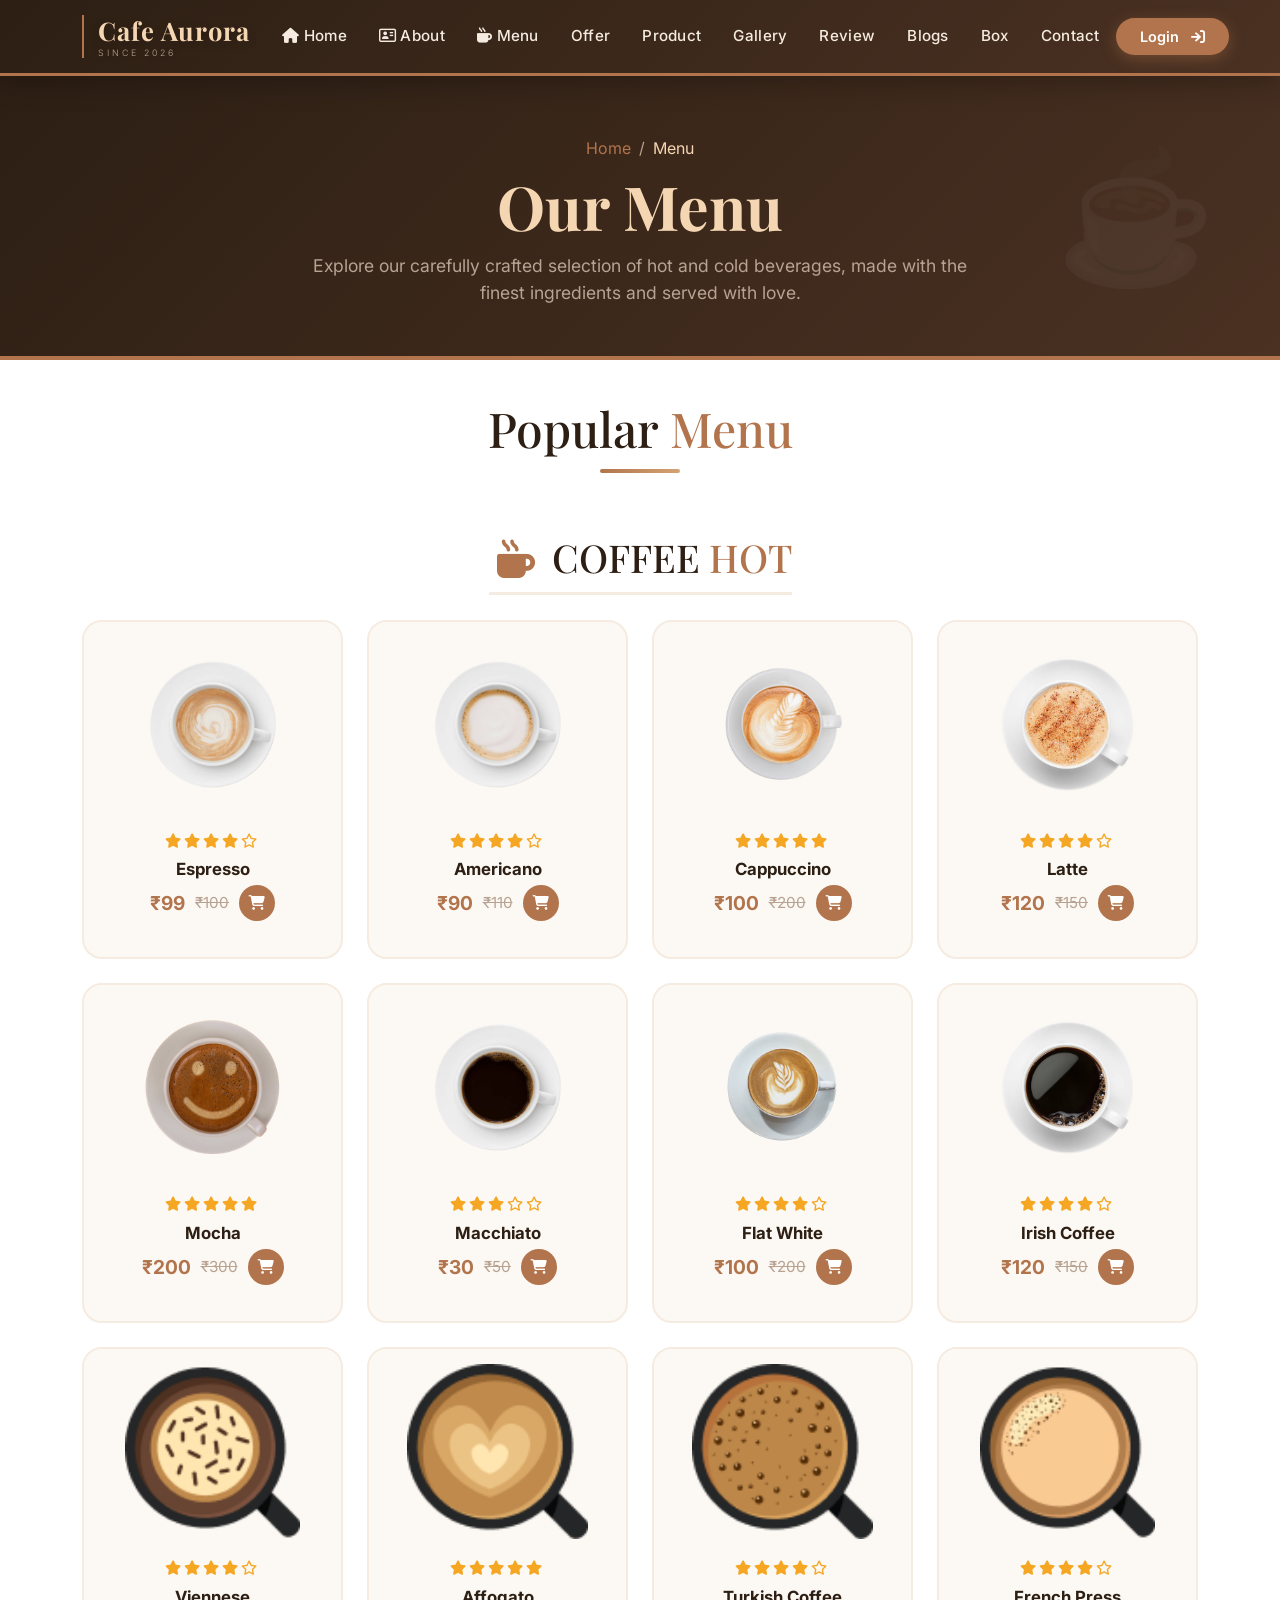
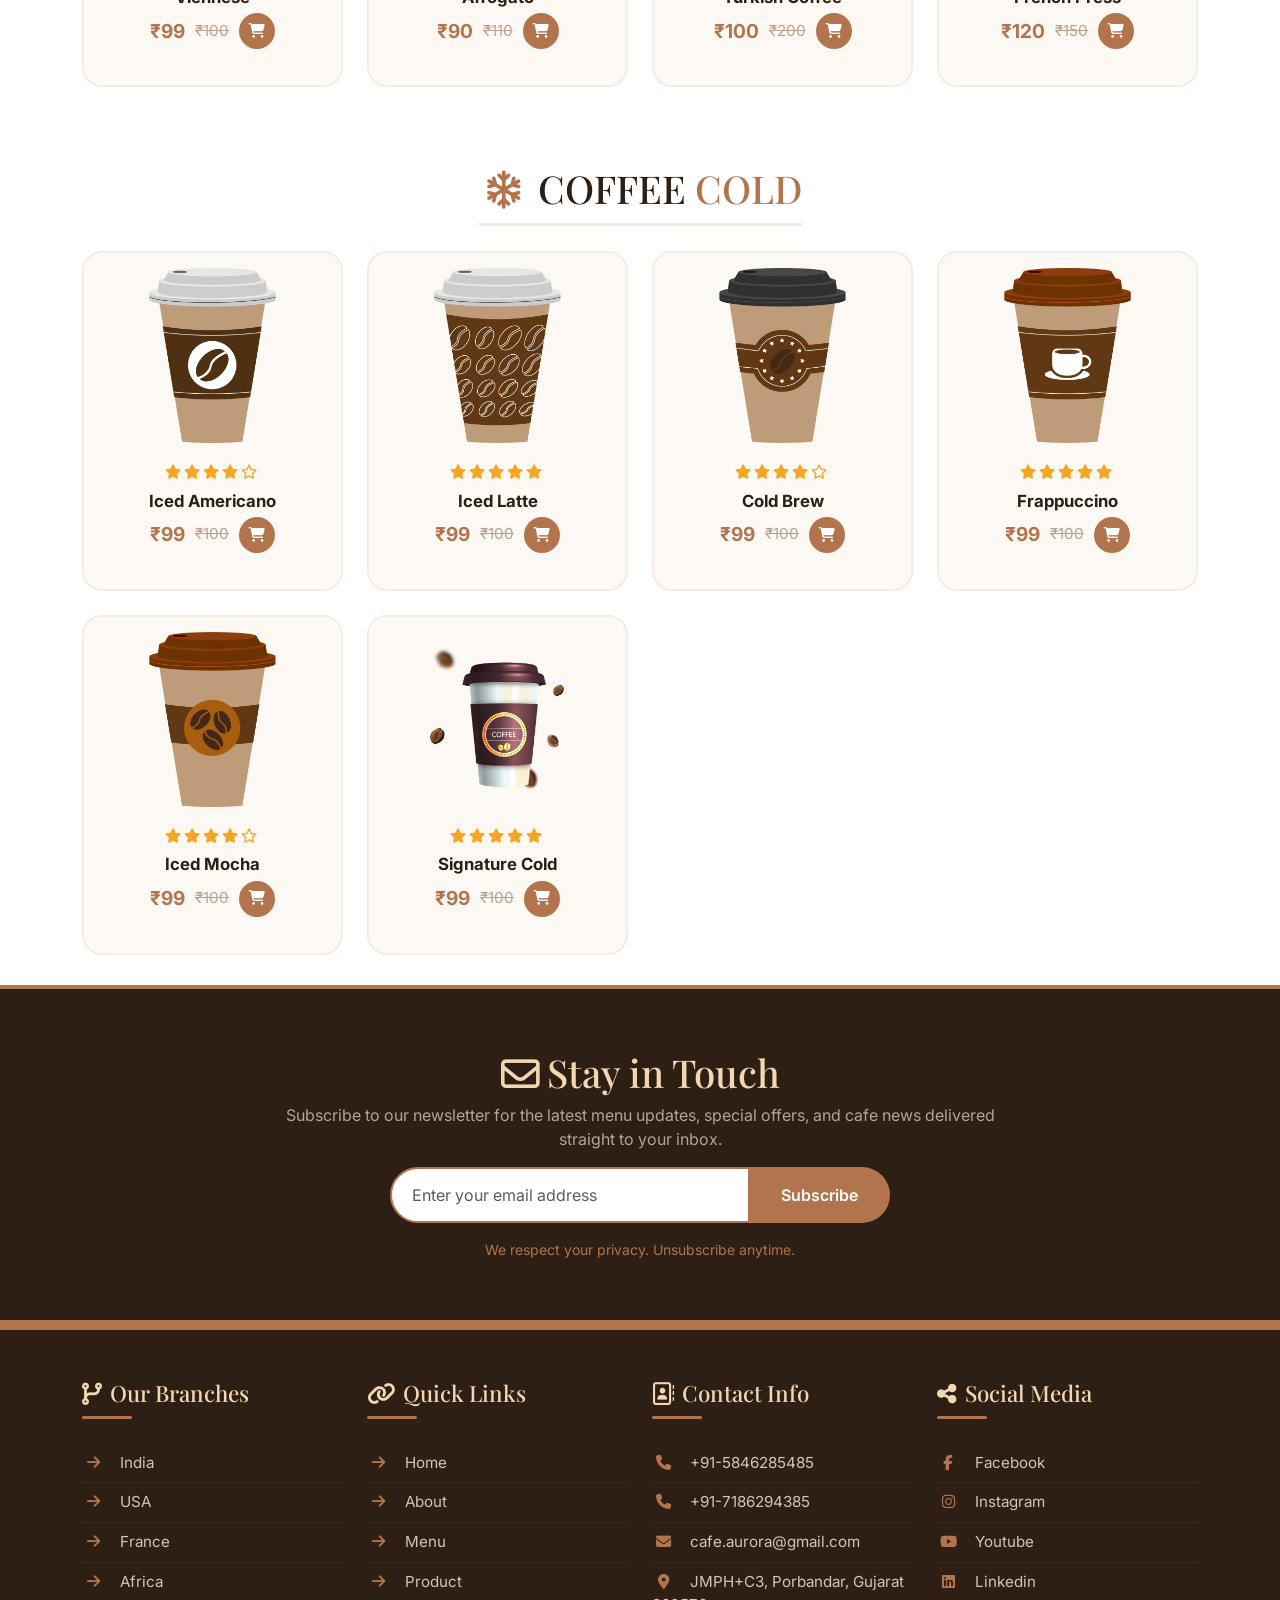
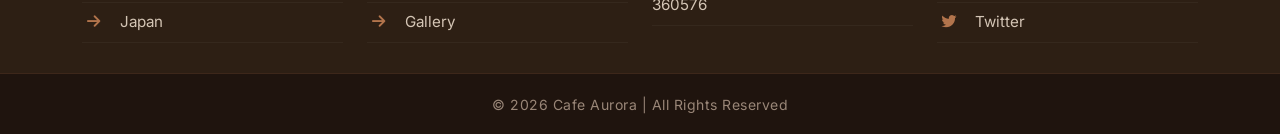
<file: Menu.html>
<!DOCTYPE html>
<html lang="en">

<head>
    <title>Cafe Aurora - Menu</title>
    <meta charset="utf-8">
    <meta name="viewport" content="width=device-width, initial-scale=1">
    <meta http-equiv="X-UA-Compatible" content="IE=edge">
    <meta name="description" content="Cafe Aurora - Explore our delicious coffee menu, hot and cold beverages">

    <!-- Bootstrap 5 CSS -->
    <link href="https://cdn.jsdelivr.net/npm/bootstrap@5.3.3/dist/css/bootstrap.min.css" rel="stylesheet">
    <!-- Bootstrap 5 JS Bundle -->
    <script src="https://cdn.jsdelivr.net/npm/bootstrap@5.3.3/dist/js/bootstrap.bundle.min.js">
    </script>
    <!-- Font Awesome 6 -->
    <link rel="stylesheet" href="https://cdnjs.cloudflare.com/ajax/libs/font-awesome/6.5.2/css/all.min.css">
    <!-- Google Fonts -->
    <link rel="preconnect" href="https://fonts.googleapis.com">
    <link rel="preconnect" href="https://fonts.gstatic.com" crossorigin>
    <link href="https://fonts.googleapis.com/css2?family=Playfair+Display:wght@400;700&family=Inter:wght@300;400;600;700&display=swap" rel="stylesheet">

    <style>
        /* ===== RESET & BASE ===== */
        * {
            margin: 0;
            padding: 0;
            box-sizing: border-box;
        }

        body {
            font-family: 'Inter', sans-serif;
            background: #fcf8f3;
            color: #2d1f14;
            overflow-x: hidden;
        }

        h1,
        h2,
        h3,
        h4,
        h5 {
            font-family: 'Playfair Display', serif;
        }

        a {
            text-decoration: none;
            transition: all 0.3s ease;
        }

        img {
            max-width: 100%;
            height: auto;
            display: block;
        }

        /* ===== SCROLLBAR ===== */
        ::-webkit-scrollbar {
            width: 10px;
        }
        ::-webkit-scrollbar-track {
            background: #fcf8f3;
        }
        ::-webkit-scrollbar-thumb {
            background: #b2744c;
            border-radius: 50px;
        }
        ::-webkit-scrollbar-thumb:hover {
            background: #8f5c3a;
        }

        /* ===== NAVBAR ===== */
        .navbar {
            background: linear-gradient(135deg, #2d1f14 0%, #4a3122 100%);
            padding: 10px 0;
            box-shadow: 0 4px 30px rgba(0, 0, 0, 0.3);
            position: sticky;
            top: 0;
            z-index: 1050;
            border-bottom: 3px solid #b2744c;
        }

        .navbar .navbar-brand {
            display: flex;
            align-items: center;
            gap: 12px;
            flex-shrink: 0;
        }

        .navbar .navbar-brand img {
            height: 55px;
            width: auto;
            filter: drop-shadow(0 2px 8px rgba(0, 0, 0, 0.3));
            transition: transform 0.3s ease;
        }
        .navbar .navbar-brand img:hover {
            transform: scale(1.05);
        }

        .navbar .brand-text {
            color: #f5d6b3;
            font-family: 'Playfair Display', serif;
            font-size: 1.6rem;
            font-weight: 700;
            letter-spacing: 1px;
            text-shadow: 0 2px 10px rgba(0, 0, 0, 0.2);
            border-left: 2px solid #b2744c;
            padding-left: 14px;
            line-height: 1.2;
        }
        .navbar .brand-text small {
            display: block;
            font-size: 0.55rem;
            font-family: 'Inter', sans-serif;
            font-weight: 300;
            letter-spacing: 3px;
            color: #b8a392;
            text-transform: uppercase;
            margin-top: 2px;
        }

        .navbar .nav-link {
            color: #f5ebe0 !important;
            font-weight: 500;
            font-size: 0.95rem;
            padding: 8px 16px !important;
            border-radius: 30px;
            transition: all 0.3s ease;
            letter-spacing: 0.3px;
            position: relative;
            white-space: nowrap;
        }

        .navbar .nav-link:hover,
        .navbar .nav-link.active {
            color: #f5d6b3 !important;
            background: rgba(178, 116, 76, 0.2);
            transform: translateY(-2px);
        }

        .navbar .nav-link::after {
            content: '';
            position: absolute;
            bottom: 2px;
            left: 50%;
            width: 0;
            height: 2px;
            background: #b2744c;
            transition: all 0.3s ease;
            transform: translateX(-50%);
        }

        .navbar .nav-link:hover::after,
        .navbar .nav-link.active::after {
            width: 60%;
        }

        .navbar .btn-custom {
            background: #b2744c;
            color: #fff !important;
            border: none;
            padding: 8px 24px;
            border-radius: 50px;
            font-weight: 600;
            font-size: 0.9rem;
            transition: all 0.3s ease;
            box-shadow: 0 4px 15px rgba(178, 116, 76, 0.4);
            flex-shrink: 0;
        }

        .navbar .btn-custom:hover {
            background: #8f5c3a;
            transform: translateY(-2px);
            box-shadow: 0 6px 25px rgba(178, 116, 76, 0.5);
        }

        .navbar-toggler {
            border: 2px solid #b2744c;
            padding: 6px 10px;
            flex-shrink: 0;
        }
        .navbar-toggler-icon {
            filter: invert(1);
        }

        /* ===== MODAL ===== */
        .modal-content {
            background: #fcf8f3;
            border-radius: 20px;
            border: 3px solid #b2744c;
            box-shadow: 0 20px 60px rgba(0, 0, 0, 0.3);
        }

        .modal-header {
            border-bottom: 2px solid #b2744c;
            background: #2d1f14;
            border-radius: 18px 18px 0 0;
            padding: 20px 30px;
        }

        .modal-header .modal-title {
            color: #f5ebe0;
            font-family: 'Playfair Display', serif;
            font-size: 1.6rem;
        }

        .modal-header .btn-close {
            filter: brightness(0) invert(1);
        }

        .modal-body {
            padding: 30px;
        }

        .modal-body .form-label {
            font-weight: 600;
            color: #2d1f14;
        }

        .modal-body .form-control {
            border-radius: 12px;
            border: 2px solid #d4c5b5;
            padding: 12px 16px;
            background: #fff;
            transition: border 0.3s ease;
        }

        .modal-body .form-control:focus {
            border-color: #b2744c;
            box-shadow: 0 0 0 4px rgba(178, 116, 76, 0.2);
        }

        .modal-footer {
            border-top: none;
            padding: 0 30px 30px 30px;
            justify-content: center;
        }

        .modal-footer .btn-custom {
            background: #b2744c;
            color: #fff;
            border: none;
            padding: 12px 50px;
            border-radius: 50px;
            font-weight: 700;
            font-size: 1rem;
            transition: all 0.3s ease;
            box-shadow: 0 4px 20px rgba(178, 116, 76, 0.4);
            width: 100%;
        }

        .modal-footer .btn-custom:hover {
            background: #8f5c3a;
            transform: translateY(-3px);
            box-shadow: 0 8px 30px rgba(178, 116, 76, 0.5);
        }

        /* ===== PAGE HEADER ===== */
        .page-header {
            background: linear-gradient(135deg, #2d1f14 0%, #4a3122 100%);
            padding: 60px 0 50px;
            border-bottom: 4px solid #b2744c;
            position: relative;
            overflow: hidden;
            text-align: center;
        }
        .page-header::before {
            content: '☕';
            position: absolute;
            right: 5%;
            top: 50%;
            transform: translateY(-50%);
            font-size: 8rem;
            opacity: 0.05;
            pointer-events: none;
        }
        .page-header h1 {
            color: #f5d6b3;
            font-size: clamp(2.2rem, 5vw, 3.8rem);
            font-weight: 700;
        }
        .page-header p {
            color: #b8a392;
            font-size: 1.1rem;
            max-width: 700px;
            margin: 10px auto 0;
        }
        .page-header .breadcrumb {
            background: transparent;
            padding: 0;
            margin: 0 0 10px 0;
            justify-content: center;
        }
        .page-header .breadcrumb-item a {
            color: #b2744c;
        }
        .page-header .breadcrumb-item.active {
            color: #f5d6b3;
        }
        .page-header .breadcrumb-item+.breadcrumb-item::before {
            color: #b8a392;
        }

        /* ===== MENU SECTION ===== */
        .menu-section {
            padding: 40px 0 30px;
            background: #fff;
        }

        .menu-section .section-title {
            font-family: 'Playfair Display', serif;
            font-size: clamp(2rem, 4vw, 3rem);
            color: #2d1f14;
            margin-bottom: 15px;
            position: relative;
            display: inline-block;
            padding-bottom: 15px;
        }

        .menu-section .section-title::after {
            content: '';
            position: absolute;
            bottom: 0;
            left: 50%;
            transform: translateX(-50%);
            width: 80px;
            height: 4px;
            background: linear-gradient(90deg, #b2744c, #d4a373);
            border-radius: 4px;
        }

        .menu-category-title {
            font-family: 'Playfair Display', serif;
            font-size: clamp(1.6rem, 3vw, 2.4rem);
            color: #2d1f14;
            margin: 30px 0 25px;
            padding-bottom: 12px;
            border-bottom: 3px solid #f5ebe0;
            position: relative;
            display: inline-block;
        }

        .menu-category-title span {
            color: #b2744c;
        }

        .menu-category-title i {
            color: #b2744c;
            margin: 0 8px;
        }

        /* ===== MENU CARDS ===== */
        .menu-card {
            background: #fcf8f3;
            border-radius: 20px;
            overflow: hidden;
            border: 2px solid #f5ebe0;
            transition: all 0.4s ease;
            height: 100%;
            display: flex;
            flex-direction: column;
            text-align: center;
            padding-bottom: 20px;
        }

        .menu-card:hover {
            transform: translateY(-10px);
            border-color: #b2744c;
            box-shadow: 0 15px 50px rgba(178, 116, 76, 0.12);
        }

        .menu-card .menu-img {
            width: 100%;
            height: 200px;
            object-fit: contain;
            padding: 15px 20px 10px;
            background: #fcf8f3;
            transition: transform 0.5s ease;
        }

        .menu-card:hover .menu-img {
            transform: scale(1.05) rotate(-2deg);
        }

        .menu-card .card-body {
            padding: 8px 16px 16px;
            flex: 1;
            display: flex;
            flex-direction: column;
        }

        .menu-card .stars {
            color: #f5a623;
            font-size: 0.9rem;
            letter-spacing: 3px;
            margin-bottom: 4px;
        }

        .menu-card h3 {
            font-family: 'Inter', sans-serif;
            font-size: 1.05rem;
            font-weight: 700;
            color: #2d1f14;
            margin: 4px 0 6px;
        }

        .menu-card .price-row {
            display: flex;
            align-items: center;
            justify-content: center;
            gap: 10px;
            flex-wrap: wrap;
            margin-top: auto;
        }

        .menu-card .price-row .current-price {
            font-size: 1.2rem;
            font-weight: 700;
            color: #b2744c;
        }

        .menu-card .price-row .old-price {
            font-size: 0.95rem;
            color: #b8a392;
            text-decoration: line-through;
        }

        .menu-card .price-row .cart-btn {
            background: #b2744c;
            color: #fff;
            border: none;
            border-radius: 50%;
            width: 36px;
            height: 36px;
            font-size: 0.9rem;
            transition: all 0.3s ease;
            cursor: pointer;
            display: inline-flex;
            align-items: center;
            justify-content: center;
        }

        .menu-card .price-row .cart-btn:hover {
            background: #8f5c3a;
            transform: scale(1.1) rotate(-8deg);
            box-shadow: 0 4px 15px rgba(178, 116, 76, 0.4);
        }

        /* ===== TOAST NOTIFICATION ===== */
        .toast-container {
            position: fixed;
            bottom: 90px;
            right: 30px;
            z-index: 9999;
        }

        .toast-custom {
            background: #2d1f14;
            color: #f5d6b3;
            border: 2px solid #b2744c;
            border-radius: 16px;
            padding: 16px 24px;
            box-shadow: 0 10px 40px rgba(0, 0, 0, 0.3);
            font-family: 'Inter', sans-serif;
            display: flex;
            align-items: center;
            gap: 14px;
            animation: slideUp 0.4s ease forwards;
            min-width: 260px;
        }

        .toast-custom .toast-icon {
            font-size: 1.6rem;
            color: #b2744c;
        }

        .toast-custom .toast-msg {
            font-size: 0.95rem;
            font-weight: 500;
        }

        @keyframes slideUp {
            from {
                opacity: 0;
                transform: translateY(30px);
            }
            to {
                opacity: 1;
                transform: translateY(0);
            }
        }

        .toast-custom.hide {
            animation: slideDown 0.3s ease forwards;
        }

        @keyframes slideDown {
            to {
                opacity: 0;
                transform: translateY(30px);
            }
        }

        /* ===== NEWSLETTER ===== */
        .newsletter {
            padding: 60px 0;
            background: #2d1f14;
            color: #f5ebe0;
            border-top: 4px solid #b2744c;
            border-bottom: 4px solid #b2744c;
        }
        .newsletter h2 {
            font-family: 'Playfair Display', serif;
            font-size: clamp(1.8rem, 3vw, 2.8rem);
            color: #f5d6b3;
        }
        .newsletter p {
            color: #b8a392;
        }
        .newsletter .input-group {
            max-width: 500px;
            margin: 0 auto;
        }
        .newsletter .form-control {
            border-radius: 50px 0 0 50px;
            border: 2px solid #b2744c;
            padding: 14px 20px;
            background: #fff;
        }
        .newsletter .form-control:focus {
            border-color: #f5d6b3;
            box-shadow: 0 0 0 4px rgba(178, 116, 76, 0.2);
        }
        .newsletter .btn-gold {
            border-radius: 0 50px 50px 0;
            padding: 14px 32px;
            background: #b2744c;
            color: #fff;
            border: none;
            font-weight: 600;
            transition: all 0.3s ease;
        }
        .newsletter .btn-gold:hover {
            background: #8f5c3a;
            transform: translateY(-2px);
        }

        /* ===== FOOTER ===== */
        .footer {
            background: #2d1f14;
            color: #f5ebe0;
            padding-top: 50px;
            border-top: 6px solid #b2744c;
        }

        .footer .box h3 {
            font-family: 'Playfair Display', serif;
            font-size: 1.4rem;
            color: #f5d6b3;
            margin-bottom: 25px;
            position: relative;
            padding-bottom: 12px;
        }

        .footer .box h3::after {
            content: '';
            position: absolute;
            bottom: 0;
            left: 0;
            width: 50px;
            height: 3px;
            background: #b2744c;
            border-radius: 4px;
        }

        .footer .box a {
            display: block;
            color: #d4c5b5;
            padding: 8px 0;
            font-size: 0.95rem;
            transition: all 0.3s ease;
            border-bottom: 1px solid rgba(255, 255, 255, 0.04);
        }

        .footer .box a:hover {
            color: #f5d6b3;
            padding-left: 12px;
            border-bottom-color: rgba(178, 116, 76, 0.2);
        }

        .footer .box a i {
            margin-right: 12px;
            color: #b2744c;
            width: 22px;
            text-align: center;
            transition: all 0.3s ease;
        }

        .footer .box a:hover i {
            transform: scale(1.2);
            color: #f5d6b3;
        }

        .footer .text-center {
            background: #1f140e;
            padding: 18px 0;
            margin-top: 30px;
            font-size: 1rem;
            font-weight: 400;
            letter-spacing: 0.5px;
            color: #b8a392;
            border-top: 1px solid rgba(178, 116, 76, 0.2);
        }

        .footer .text-center small {
            opacity: 0.8;
        }

        /* ===== BACK TO TOP ===== */
        #backToTop {
            position: fixed;
            bottom: 30px;
            right: 30px;
            z-index: 1060;
            background: #b2744c;
            color: #fff;
            border: none;
            border-radius: 50%;
            width: 50px;
            height: 50px;
            font-size: 1.2rem;
            box-shadow: 0 4px 20px rgba(178, 116, 76, 0.4);
            transition: all 0.3s ease;
            opacity: 0;
            visibility: hidden;
            transform: translateY(20px);
        }
        #backToTop.show {
            opacity: 1;
            visibility: visible;
            transform: translateY(0);
        }
        #backToTop:hover {
            background: #8f5c3a;
            transform: translateY(-4px);
            box-shadow: 0 8px 35px rgba(178, 116, 76, 0.5);
        }

        /* ================================================================
                   FULLY RESPONSIVE BREAKPOINTS
                   ================================================================ */

        @media (max-width: 1199px) {
            .navbar .nav-link {
                font-size: 0.85rem;
                padding: 6px 12px !important;
            }
            .navbar .brand-text {
                font-size: 1.4rem;
            }
        }

        @media (max-width: 991px) {
            .navbar .navbar-brand img {
                height: 45px;
            }
            .navbar .brand-text {
                font-size: 1.2rem;
                padding-left: 10px;
            }
            .navbar .brand-text small {
                font-size: 0.45rem;
                letter-spacing: 2px;
            }
            .navbar .nav-link {
                font-size: 0.9rem;
                padding: 8px 16px !important;
                white-space: normal;
            }
            .navbar .btn-custom {
                padding: 6px 18px;
                font-size: 0.8rem;
                margin-top: 8px;
                width: 100%;
                text-align: center;
            }
            .navbar .navbar-nav {
                padding: 10px 0;
            }
            .page-header {
                padding: 40px 0 30px;
            }
            .page-header h1 {
                font-size: 2.2rem;
            }
            .menu-card .menu-img {
                height: 170px;
                padding: 12px 16px 8px;
            }
            .menu-card h3 {
                font-size: 0.95rem;
            }
            .menu-card .price-row .current-price {
                font-size: 1.05rem;
            }
            .footer .box {
                margin-bottom: 30px;
            }
            .footer .box h3 {
                font-size: 1.2rem;
            }
        }

        @media (max-width: 767px) {
            .navbar {
                padding: 8px 0;
            }
            .navbar .navbar-brand img {
                height: 38px;
            }
            .navbar .brand-text {
                font-size: 1rem;
                padding-left: 8px;
                border-left-width: 1.5px;
            }
            .navbar .brand-text small {
                font-size: 0.4rem;
                letter-spacing: 1.5px;
            }
            .navbar .nav-link {
                font-size: 0.85rem;
                padding: 6px 12px !important;
            }
            .navbar .btn-custom {
                font-size: 0.75rem;
                padding: 6px 14px;
            }
            .navbar-toggler {
                padding: 4px 8px;
            }
            .navbar-toggler-icon {
                width: 22px;
                height: 22px;
            }

            .page-header {
                padding: 30px 0 25px;
            }
            .page-header h1 {
                font-size: 1.8rem;
            }
            .page-header p {
                font-size: 0.95rem;
                padding: 0 15px;
            }

            .menu-section {
                padding: 30px 0 20px;
            }
            .menu-section .section-title {
                font-size: 1.8rem;
            }
            .menu-section .section-title::after {
                width: 60px;
                height: 3px;
            }

            .menu-category-title {
                font-size: 1.4rem;
                margin: 20px 0 18px;
            }

            .menu-card .menu-img {
                height: 150px;
                padding: 10px 14px 6px;
            }
            .menu-card .card-body {
                padding: 6px 12px 14px;
            }
            .menu-card .stars {
                font-size: 0.8rem;
                letter-spacing: 2px;
            }
            .menu-card h3 {
                font-size: 0.9rem;
            }
            .menu-card .price-row .current-price {
                font-size: 1rem;
            }
            .menu-card .price-row .old-price {
                font-size: 0.85rem;
            }
            .menu-card .price-row .cart-btn {
                width: 32px;
                height: 32px;
                font-size: 0.8rem;
            }

            .newsletter {
                padding: 40px 0;
            }
            .newsletter .input-group {
                flex-direction: column;
                gap: 12px;
            }
            .newsletter .form-control {
                border-radius: 50px;
            }
            .newsletter .btn-gold {
                border-radius: 50px;
                width: 100%;
            }

            .footer {
                padding-top: 35px;
            }
            .footer .box h3 {
                font-size: 1.1rem;
                margin-bottom: 18px;
                padding-bottom: 10px;
            }
            .footer .box a {
                font-size: 0.85rem;
                padding: 6px 0;
            }
            .footer .text-center {
                font-size: 0.85rem;
                padding: 14px 0;
                margin-top: 20px;
            }

            .modal-header {
                padding: 16px 20px;
            }
            .modal-header .modal-title {
                font-size: 1.2rem;
            }
            .modal-body {
                padding: 20px;
            }
            .modal-body .form-control {
                padding: 10px 14px;
                font-size: 0.9rem;
            }
            .modal-footer {
                padding: 0 20px 20px 20px;
            }
            .modal-footer .btn-custom {
                padding: 10px 30px;
                font-size: 0.9rem;
            }

            .toast-container {
                bottom: 80px;
                right: 16px;
                left: 16px;
            }
            .toast-custom {
                padding: 14px 18px;
                min-width: auto;
                width: 100%;
            }
        }

        @media (max-width: 480px) {
            .navbar .navbar-brand img {
                height: 32px;
            }
            .navbar .brand-text {
                font-size: 0.85rem;
                padding-left: 6px;
            }
            .navbar .brand-text small {
                font-size: 0.35rem;
                letter-spacing: 1px;
            }
            .navbar .nav-link {
                font-size: 0.8rem;
                padding: 4px 10px !important;
            }
            .navbar .btn-custom {
                font-size: 0.7rem;
                padding: 5px 12px;
            }

            .page-header h1 {
                font-size: 1.5rem;
            }
            .page-header p {
                font-size: 0.85rem;
            }

            .menu-category-title {
                font-size: 1.2rem;
            }

            .menu-card .menu-img {
                height: 130px;
                padding: 8px 10px 4px;
            }
            .menu-card h3 {
                font-size: 0.8rem;
            }
            .menu-card .stars {
                font-size: 0.7rem;
                letter-spacing: 1.5px;
            }
            .menu-card .price-row .current-price {
                font-size: 0.9rem;
            }
            .menu-card .price-row .old-price {
                font-size: 0.75rem;
            }
            .menu-card .price-row .cart-btn {
                width: 28px;
                height: 28px;
                font-size: 0.7rem;
            }

            .footer .box h3 {
                font-size: 1rem;
            }
            .footer .box a {
                font-size: 0.8rem;
                padding: 5px 0;
            }
            .footer .box a i {
                width: 18px;
                margin-right: 8px;
            }
            .footer .text-center {
                font-size: 0.7rem;
                padding: 12px 0;
            }

            .modal-header {
                padding: 12px 16px;
            }
            .modal-header .modal-title {
                font-size: 1rem;
            }
            .modal-body {
                padding: 16px;
            }
            .modal-body .form-label {
                font-size: 0.85rem;
            }
            .modal-body .form-control {
                padding: 8px 12px;
                font-size: 0.85rem;
            }
            .modal-footer .btn-custom {
                padding: 8px 20px;
                font-size: 0.8rem;
            }
        }

        @media (max-width: 360px) {
            .navbar .brand-text {
                font-size: 0.7rem;
                padding-left: 4px;
            }
            .navbar .navbar-brand img {
                height: 28px;
            }

            .menu-card .menu-img {
                height: 110px;
            }
            .menu-card h3 {
                font-size: 0.75rem;
            }
            .menu-card .price-row .current-price {
                font-size: 0.8rem;
            }
        }

        /* ===== UTILITY ===== */
        .text-gold {
            color: #b2744c;
        }
        .bg-gold-light {
            background: #fcf8f3;
        }

        .fade-in {
            opacity: 0;
            animation: fadeIn 0.8s ease forwards;
        }
        .fade-in-delay-1 {
            animation-delay: 0.2s;
        }
        .fade-in-delay-2 {
            animation-delay: 0.4s;
        }
        .fade-in-delay-3 {
            animation-delay: 0.6s;
        }

        @keyframes fadeIn {
            to {
                opacity: 1;
            }
        }
    </style>
</head>

<body>

    <!-- ===== NAVBAR ===== -->
    <nav class="navbar navbar-expand-lg">
        <div class="container">
            <a class="navbar-brand" href="index.html">
                <span class="brand-text d-none d-sm-inline-block">
                    Cafe Aurora
                    <small>since 2026</small>
                </span>
            </a>
            <button class="navbar-toggler" type="button" data-bs-toggle="collapse" data-bs-target="#mynavbar" aria-controls="mynavbar" aria-expanded="false" aria-label="Toggle navigation">
                <span class="navbar-toggler-icon"></span>
            </button>
            <div class="collapse navbar-collapse" id="mynavbar">
                <ul class="navbar-nav me-auto mb-2 mb-lg-0">
                    <li class="nav-item">
                        <a class="nav-link" href="index.html"><i class="fa-solid fa-house"></i> Home</a>
                    </li>
                    <li class="nav-item">
                        <a class="nav-link" href="about.html"><i class="fa-regular fa-address-card"></i> About</a>
                    </li>
                    <li class="nav-item">
                        <a class="nav-link active" href="menu.html"><i class="fa-solid fa-mug-hot fa-fade"></i> Menu</a>
                    </li>
                    <li class="nav-item"><a class="nav-link" href="offer.html">Offer</a></li>
                    <li class="nav-item"><a class="nav-link" href="product.html">Product</a></li>
                    <li class="nav-item"><a class="nav-link" href="gallery.html">Gallery</a></li>
                    <li class="nav-item"><a class="nav-link" href="review.html">Review</a></li>
                    <li class="nav-item"><a class="nav-link" href="blogs.html">Blogs</a></li>
                    <li class="nav-item"><a class="nav-link" href="box.html">Box</a></li>
                    <li class="nav-item"><a class="nav-link" href="contact.html">Contact</a></li>
                </ul>
                <button type="button" class="btn btn-custom" data-bs-toggle="modal" data-bs-target="#myModal">
                    Login &nbsp; <i class="fa-solid fa-arrow-right-to-bracket fa-flip"></i>
                </button>
            </div>
        </div>
    </nav>

    <!-- ===== LOGIN MODAL ===== -->
    <div class="modal fade" id="myModal" tabindex="-1" aria-labelledby="modalLabel" aria-hidden="true">
        <div class="modal-dialog modal-dialog-centered">
            <div class="modal-content">
                <div class="modal-header">
                    <h4 class="modal-title" id="modalLabel"><i class="fa-regular fa-circle-user me-2"></i>Welcome Back</h4>
                    <button type="button" class="btn-close" data-bs-dismiss="modal" aria-label="Close"></button>
                </div>
                <div class="modal-body">
                    <form id="loginForm">
                        <div class="mb-3">
                            <label for="loginEmail" class="form-label"><i class="fa-regular fa-envelope me-2"></i>Email</label>
                            <input type="email" class="form-control" id="loginEmail" placeholder="Enter your email" required>
                        </div>
                        <div class="mb-3">
                            <label for="loginPwd" class="form-label"><i class="fa-solid fa-lock me-2"></i>Password</label>
                            <input type="password" class="form-control" id="loginPwd" placeholder="Enter your password" required>
                        </div>
                        <div class="form-check mb-3">
                            <input class="form-check-input" type="checkbox" name="remember" id="remember">
                            <label class="form-check-label" for="remember">Remember me</label>
                        </div>
                        <button type="submit" class="btn btn-custom w-100"><i class="fa-solid fa-arrow-right-to-bracket me-2"></i>Sign In</button>
                    </form>
                </div>
            </div>
        </div>
    </div>

    <!-- ===== PAGE HEADER ===== -->
    <section class="page-header">
        <div class="container">
            <div class="row justify-content-center">
                <div class="col-lg-10 col-xl-8">
                    <nav aria-label="breadcrumb">
                        <ol class="breadcrumb">
                            <li class="breadcrumb-item"><a href="index.html">Home</a></li>
                            <li class="breadcrumb-item active" aria-current="page">Menu</li>
                        </ol>
                    </nav>
                    <h1>Our Menu</h1>
                    <p>Explore our carefully crafted selection of hot and cold beverages, made with the finest ingredients and served with love.</p>
                </div>
            </div>
        </div>
    </section>

    <!-- ===== MENU SECTION ===== -->
    <section class="menu-section">
        <div class="container">

            <div class="text-center mb-3">
                <h2 class="section-title">Popular <span class="text-gold">Menu</span></h2>
            </div>

            <!-- ===== HOT COFFEE ===== -->
            <div class="text-center">
                <h3 class="menu-category-title">
                    <i class="fa-solid fa-mug-hot"></i> COFFEE <span>HOT</span>
                </h3>
            </div>

            <div class="row g-4" id="hotCoffeeRow">
                <!-- Hot coffee items will be injected by JS -->
            </div>

            <!-- ===== COLD COFFEE ===== -->
            <div class="text-center mt-5">
                <h3 class="menu-category-title">
                    <i class="fa-regular fa-snowflake"></i> COFFEE <span>COLD</span>
                </h3>
            </div>

            <div class="row g-4" id="coldCoffeeRow">
                <!-- Cold coffee items will be injected by JS -->
            </div>

        </div>
    </section>

    <!-- ===== NEWSLETTER ===== -->
    <section class="newsletter">
        <div class="container">
            <div class="row justify-content-center text-center">
                <div class="col-lg-8">
                    <h2><i class="fa-regular fa-envelope me-2"></i>Stay in Touch</h2>
                    <p>Subscribe to our newsletter for the latest menu updates, special offers, and cafe news delivered straight to your inbox.</p>
                    <div class="input-group">
                        <input type="email" class="form-control" placeholder="Enter your email address" aria-label="Email" id="newsletterEmail">
                        <button class="btn btn-gold" type="button" id="newsletterBtn">Subscribe</button>
                    </div>
                    <small class="d-block mt-3 text-gold">We respect your privacy. Unsubscribe anytime.</small>
                </div>
            </div>
        </div>
    </section>

    <!-- ===== TOAST CONTAINER ===== -->
    <div class="toast-container" id="toastContainer">
        <!-- Toast will be injected here -->
    </div>

    <!-- ===== FOOTER ===== -->
    <footer class="footer">
        <div class="container">
            <div class="row g-4">
                <div class="col-lg-3 col-md-6">
                    <div class="box">
                        <h3><i class="fa-solid fa-code-branch me-2"></i>Our Branches</h3>
                        <a href="#"><i class="fas fa-arrow-right"></i> India</a>
                        <a href="#"><i class="fas fa-arrow-right"></i> USA</a>
                        <a href="#"><i class="fas fa-arrow-right"></i> France</a>
                        <a href="#"><i class="fas fa-arrow-right"></i> Africa</a>
                        <a href="#"><i class="fas fa-arrow-right"></i> Japan</a>
                    </div>
                </div>
                <div class="col-lg-3 col-md-6">
                    <div class="box">
                        <h3><i class="fa-solid fa-link me-2"></i>Quick Links</h3>
                        <a href="index.html"><i class="fas fa-arrow-right"></i> Home</a>
                        <a href="about.html"><i class="fas fa-arrow-right"></i> About</a>
                        <a href="menu.html"><i class="fas fa-arrow-right"></i> Menu</a>
                        <a href="product.html"><i class="fas fa-arrow-right"></i> Product</a>
                        <a href="gallery.html"><i class="fas fa-arrow-right"></i> Gallery</a>
                    </div>
                </div>
                <div class="col-lg-3 col-md-6">
                    <div class="box">
                        <h3><i class="fa-regular fa-address-book me-2"></i>Contact Info</h3>
                        <a href="#"><i class="fa-solid fa-phone fa-shake"></i> +91-5846285485</a>
                        <a href="#"><i class="fa-solid fa-phone fa-shake"></i> +91-7186294385</a>
                        <a href="#"><i class="fa-solid fa-envelope fa-bounce"></i> cafe.aurora@gmail.com</a>
                        <a href="https://www.google.com/maps/uv?pb=!1s0x3957cb00031b8b35%3A0x9dfea6490d8aacd6!3m1!7e115!4s%2Fmaps%2Fplace%2Fthe%2Bmoonlit%2Bcafe%2Bporbandar%2F%4021.6359339%2C69.6778502%2C3a%2C75y%2C300.34h%2C90t%2Fdata%3D*213m4*211e1*213m2*211si9pTdnw0_o1bippCGwQ39Q*212e0*214m2*213m1*211s0x3957cb00031b8b35%3A0x9dfea6490d8aacd6%3Fsa%3DX%26ved%3D2ahUKEwjfjJSNi4qHAxVp-TgGHR-qDlYQpx96BAgyEAA!5sthe%20moonlit%20cafe%20porbandar%20-%20Google%20Search!15sCgIgAQ&imagekey=!1e2!2si9pTdnw0_o1bippCGwQ39Q&cr=le_a7&hl=en&ved=1t%3A206134&ictx=111">
                            <i class="fa-solid fa-location-dot fa-beat-fade"></i> JMPH+C3, Porbandar, Gujarat 360576
                        </a>
                    </div>
                </div>
                <div class="col-lg-3 col-md-6">
                    <div class="box">
                        <h3><i class="fa-solid fa-share-nodes me-2"></i>Social Media</h3>
                        <a href="https://www.facebook.com/cafemoonlightlatur/"><i class="fab fa-facebook-f"></i> Facebook</a>
                        <a href="https://www.instagram.com/__moonlightcafe__/"><i class="fab fa-instagram"></i> Instagram</a>
                        <a href="#"><i class="fab fa-youtube"></i> Youtube</a>
                        <a href="#"><i class="fab fa-linkedin"></i> Linkedin</a>
                        <a href="#"><i class="fab fa-twitter"></i> Twitter</a>
                    </div>
                </div>
            </div>
        </div>
        <div class="text-center">
            <small>&copy; 2026 Cafe Aurora | All Rights Reserved</small>
        </div>
    </footer>

    <!-- ===== BACK TO TOP ===== -->
    <button id="backToTop" onclick="window.scrollTo({top:0,behavior:'smooth'})">
        <i class="fa-solid fa-arrow-up"></i>
    </button>

    <!-- ===== SCRIPTS ===== -->
    <script>
        document.addEventListener('DOMContentLoaded', function() {

            // --- Menu Data ---
            const hotCoffeeItems = [
                { id: 1, img: 'IMG/m1.png', name: 'Espresso', price: 99, oldPrice: 100, stars: 4 },
                { id: 2, img: 'IMG/m2.png', name: 'Americano', price: 90, oldPrice: 110, stars: 4 },
                { id: 3, img: 'IMG/m3.png', name: 'Cappuccino', price: 100, oldPrice: 200, stars: 5 },
                { id: 4, img: 'IMG/m4.png', name: 'Latte', price: 120, oldPrice: 150, stars: 4 },
                { id: 5, img: 'IMG/m5.png', name: 'Mocha', price: 200, oldPrice: 300, stars: 5 },
                { id: 6, img: 'IMG/m6.png', name: 'Macchiato', price: 30, oldPrice: 50, stars: 3 },
                { id: 7, img: 'IMG/m7.png', name: 'Flat White', price: 100, oldPrice: 200, stars: 4 },
                { id: 8, img: 'IMG/m8.png', name: 'Irish Coffee', price: 120, oldPrice: 150, stars: 4 },
                { id: 9, img: 'IMG/m9.png', name: 'Viennese', price: 99, oldPrice: 100, stars: 4 },
                { id: 10, img: 'IMG/m10.png', name: 'Affogato', price: 90, oldPrice: 110, stars: 5 },
                { id: 11, img: 'IMG/m11.png', name: 'Turkish Coffee', price: 100, oldPrice: 200, stars: 4 },
                { id: 12, img: 'IMG/m12.png', name: 'French Press', price: 120, oldPrice: 150, stars: 4 }
            ];

            const coldCoffeeItems = [
                { id: 13, img: 'IMG/product-1.png', name: 'Iced Americano', price: 99, oldPrice: 100, stars: 4 },
                { id: 14, img: 'IMG/product-3.png', name: 'Iced Latte', price: 99, oldPrice: 100, stars: 5 },
                { id: 15, img: 'IMG/product-4.png', name: 'Cold Brew', price: 99, oldPrice: 100, stars: 4 },
                { id: 16, img: 'IMG/product-5.png', name: 'Frappuccino', price: 99, oldPrice: 100, stars: 5 },
                { id: 17, img: 'IMG/product-6.png', name: 'Iced Mocha', price: 99, oldPrice: 100, stars: 4 },
                { id: 18, img: 'IMG/main.png', name: 'Signature Cold', price: 99, oldPrice: 100, stars: 5 }
            ];

            // --- Render Stars ---
            function renderStars(count) {
                let html = '';
                for (let i = 0; i < 5; i++) {
                    if (i < count) {
                        html += '<i class="fa-solid fa-star"></i>';
                    } else {
                        html += '<i class="fa-regular fa-star"></i>';
                    }
                }
                return html;
            }

            // --- Render Menu Items ---
            function renderMenuItems(items, containerId) {
                const container = document.getElementById(containerId);
                if (!container) return;

                items.forEach(item => {
                    const col = document.createElement('div');
                    col.className = 'col-md-3 col-sm-6 col-6';
                    col.innerHTML = `
                        <div class="menu-card">
                            <img src="${item.img}" alt="${item.name}" class="menu-img" onerror="this.style.background='#d4c5b5';this.style.padding='40px 20px';">
                            <div class="card-body">
                                <div class="stars">${renderStars(item.stars)}</div>
                                <h3>${item.name}</h3>
                                <div class="price-row">
                                    <span class="current-price">₹${item.price}</span>
                                    <span class="old-price">₹${item.oldPrice}</span>
                                    <button class="cart-btn" data-name="${item.name}" data-price="${item.price}">
                                        <i class="fa-solid fa-cart-shopping"></i>
                                    </button>
                                </div>
                            </div>
                        </div>
                    `;
                    container.appendChild(col);
                });
            }

            // --- Render all items ---
            renderMenuItems(hotCoffeeItems, 'hotCoffeeRow');
            renderMenuItems(coldCoffeeItems, 'coldCoffeeRow');

            // --- Cart Toast ---
            const toastContainer = document.getElementById('toastContainer');

            function showToast(itemName, price) {
                // Remove existing toast
                const existing = toastContainer.querySelector('.toast-custom');
                if (existing) {
                    existing.classList.add('hide');
                    setTimeout(() => existing.remove(), 300);
                }

                const toast = document.createElement('div');
                toast.className = 'toast-custom';
                toast.innerHTML = `
                    <span class="toast-icon"><i class="fa-solid fa-circle-check"></i></span>
                    <span class="toast-msg">Added <strong>${itemName}</strong> to cart (₹${price})</span>
                `;
                toastContainer.appendChild(toast);

                // Auto remove after 3 seconds
                setTimeout(() => {
                    if (toast.parentNode) {
                        toast.classList.add('hide');
                        setTimeout(() => toast.remove(), 300);
                    }
                }, 3000);
            }

            // --- Add to cart event listeners (delegated) ---
            document.addEventListener('click', function(e) {
                const btn = e.target.closest('.cart-btn');
                if (btn) {
                    const name = btn.getAttribute('data-name');
                    const price = btn.getAttribute('data-price');
                    showToast(name, price);
                }
            });

            // --- Navbar: Close mobile menu on link click ---
            const navLinks = document.querySelectorAll('.navbar .nav-link');
            const navCollapse = document.getElementById('mynavbar');
            if (navCollapse) {
                const bsCollapse = bootstrap.Collapse.getInstance(navCollapse);
                navLinks.forEach(link => {
                    link.addEventListener('click', () => {
                        if (window.innerWidth < 992 && bsCollapse) {
                            bsCollapse.hide();
                        }
                    });
                });
            }

            // --- Back to Top ---
            const backBtn = document.getElementById('backToTop');
            window.addEventListener('scroll', () => {
                if (window.scrollY > 400) {
                    backBtn.classList.add('show');
                } else {
                    backBtn.classList.remove('show');
                }
            });

            // --- Active nav link highlight ---
            const currentPath = window.location.pathname.split('/').pop() || 'menu.html';
            document.querySelectorAll('.navbar .nav-link').forEach(link => {
                const href = link.getAttribute('href');
                if (href === currentPath || (currentPath === 'menu.html' && href === 'menu.html')) {
                    link.classList.add('active');
                } else {
                    link.classList.remove('active');
                }
            });

            // --- Login Form ---
            const loginForm = document.getElementById('loginForm');
            if (loginForm) {
                loginForm.addEventListener('submit', function(e) {
                    e.preventDefault();
                    const email = document.getElementById('loginEmail').value.trim();
                    const pwd = document.getElementById('loginPwd').value.trim();
                    if (!email || !pwd) {
                        alert('Please enter both email and password.');
                        return;
                    }
                    alert('Login successful! Welcome back.');
                    const modal = bootstrap.Modal.getInstance(document.getElementById('myModal'));
                    if (modal) modal.hide();
                    loginForm.reset();
                });
            }

            // --- Newsletter Subscription ---
            const newsletterBtn = document.getElementById('newsletterBtn');
            if (newsletterBtn) {
                newsletterBtn.addEventListener('click', function() {
                    const input = document.getElementById('newsletterEmail');
                    const email = input.value.trim();
                    if (!email || !email.includes('@') || !email.includes('.')) {
                        alert('Please enter a valid email address.');
                        return;
                    }
                    alert('Thank you for subscribing! Check your inbox for updates.');
                    input.value = '';
                });
            }

        });
    </script>

</body>

</html>
</file>
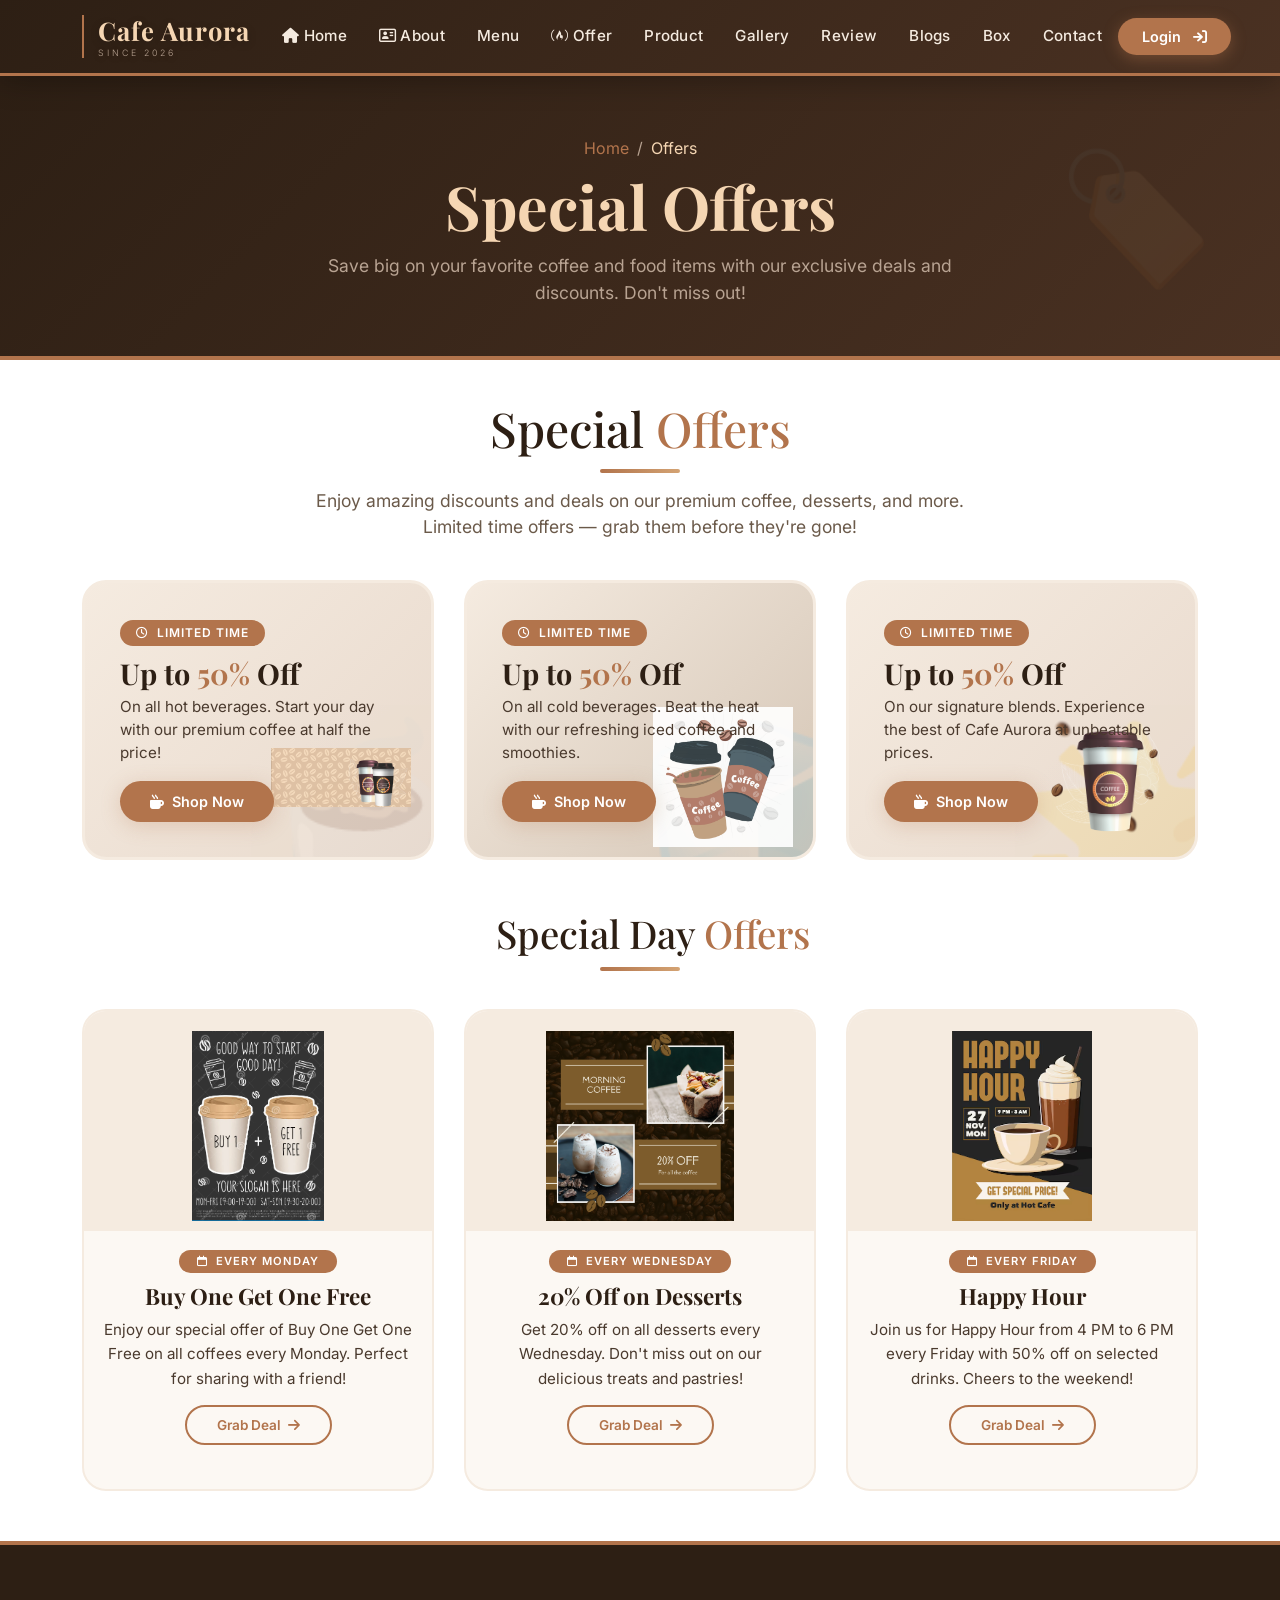
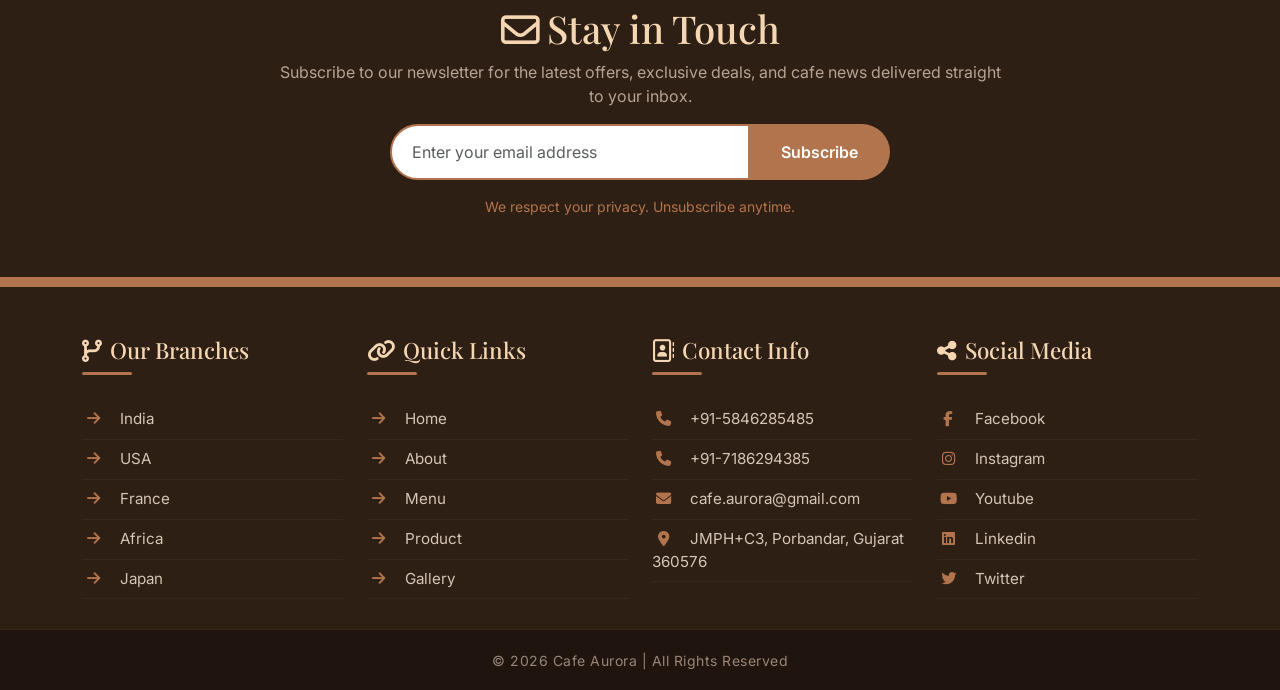
<file: Offer.html>
<!DOCTYPE html>
<html lang="en">

<head>
    <title>Cafe Aurora - Special Offers</title>
    <meta charset="utf-8">
    <meta name="viewport" content="width=device-width, initial-scale=1">
    <meta http-equiv="X-UA-Compatible" content="IE=edge">
    <meta name="description" content="Cafe Aurora - Special offers, discounts, and deals on coffee and food">

    <!-- Bootstrap 5 CSS -->
    <link href="https://cdn.jsdelivr.net/npm/bootstrap@5.3.3/dist/css/bootstrap.min.css" rel="stylesheet">
    <!-- Bootstrap 5 JS Bundle -->
    <script src="https://cdn.jsdelivr.net/npm/bootstrap@5.3.3/dist/js/bootstrap.bundle.min.js">
    </script>
    <!-- Font Awesome 6 -->
    <link rel="stylesheet" href="https://cdnjs.cloudflare.com/ajax/libs/font-awesome/6.5.2/css/all.min.css">
    <!-- Google Fonts -->
    <link rel="preconnect" href="https://fonts.googleapis.com">
    <link rel="preconnect" href="https://fonts.gstatic.com" crossorigin>
    <link href="https://fonts.googleapis.com/css2?family=Playfair+Display:wght@400;700&family=Inter:wght@300;400;600;700&display=swap" rel="stylesheet">

    <style>
        /* ===== RESET & BASE ===== */
        * {
            margin: 0;
            padding: 0;
            box-sizing: border-box;
        }

        body {
            font-family: 'Inter', sans-serif;
            background: #fcf8f3;
            color: #2d1f14;
            overflow-x: hidden;
        }

        h1,
        h2,
        h3,
        h4,
        h5 {
            font-family: 'Playfair Display', serif;
        }

        a {
            text-decoration: none;
            transition: all 0.3s ease;
        }

        img {
            max-width: 100%;
            height: auto;
            display: block;
        }

        /* ===== SCROLLBAR ===== */
        ::-webkit-scrollbar {
            width: 10px;
        }
        ::-webkit-scrollbar-track {
            background: #fcf8f3;
        }
        ::-webkit-scrollbar-thumb {
            background: #b2744c;
            border-radius: 50px;
        }
        ::-webkit-scrollbar-thumb:hover {
            background: #8f5c3a;
        }

        /* ===== NAVBAR ===== */
        .navbar {
            background: linear-gradient(135deg, #2d1f14 0%, #4a3122 100%);
            padding: 10px 0;
            box-shadow: 0 4px 30px rgba(0, 0, 0, 0.3);
            position: sticky;
            top: 0;
            z-index: 1050;
            border-bottom: 3px solid #b2744c;
        }

        .navbar .navbar-brand {
            display: flex;
            align-items: center;
            gap: 12px;
            flex-shrink: 0;
        }

        .navbar .navbar-brand img {
            height: 55px;
            width: auto;
            filter: drop-shadow(0 2px 8px rgba(0, 0, 0, 0.3));
            transition: transform 0.3s ease;
        }
        .navbar .navbar-brand img:hover {
            transform: scale(1.05);
        }

        .navbar .brand-text {
            color: #f5d6b3;
            font-family: 'Playfair Display', serif;
            font-size: 1.6rem;
            font-weight: 700;
            letter-spacing: 1px;
            text-shadow: 0 2px 10px rgba(0, 0, 0, 0.2);
            border-left: 2px solid #b2744c;
            padding-left: 14px;
            line-height: 1.2;
        }
        .navbar .brand-text small {
            display: block;
            font-size: 0.55rem;
            font-family: 'Inter', sans-serif;
            font-weight: 300;
            letter-spacing: 3px;
            color: #b8a392;
            text-transform: uppercase;
            margin-top: 2px;
        }

        .navbar .nav-link {
            color: #f5ebe0 !important;
            font-weight: 500;
            font-size: 0.95rem;
            padding: 8px 16px !important;
            border-radius: 30px;
            transition: all 0.3s ease;
            letter-spacing: 0.3px;
            position: relative;
            white-space: nowrap;
        }

        .navbar .nav-link:hover,
        .navbar .nav-link.active {
            color: #f5d6b3 !important;
            background: rgba(178, 116, 76, 0.2);
            transform: translateY(-2px);
        }

        .navbar .nav-link::after {
            content: '';
            position: absolute;
            bottom: 2px;
            left: 50%;
            width: 0;
            height: 2px;
            background: #b2744c;
            transition: all 0.3s ease;
            transform: translateX(-50%);
        }

        .navbar .nav-link:hover::after,
        .navbar .nav-link.active::after {
            width: 60%;
        }

        .navbar .btn-custom {
            background: #b2744c;
            color: #fff !important;
            border: none;
            padding: 8px 24px;
            border-radius: 50px;
            font-weight: 600;
            font-size: 0.9rem;
            transition: all 0.3s ease;
            box-shadow: 0 4px 15px rgba(178, 116, 76, 0.4);
            flex-shrink: 0;
        }

        .navbar .btn-custom:hover {
            background: #8f5c3a;
            transform: translateY(-2px);
            box-shadow: 0 6px 25px rgba(178, 116, 76, 0.5);
        }

        .navbar-toggler {
            border: 2px solid #b2744c;
            padding: 6px 10px;
            flex-shrink: 0;
        }
        .navbar-toggler-icon {
            filter: invert(1);
        }

        /* ===== MODAL ===== */
        .modal-content {
            background: #fcf8f3;
            border-radius: 20px;
            border: 3px solid #b2744c;
            box-shadow: 0 20px 60px rgba(0, 0, 0, 0.3);
        }

        .modal-header {
            border-bottom: 2px solid #b2744c;
            background: #2d1f14;
            border-radius: 18px 18px 0 0;
            padding: 20px 30px;
        }

        .modal-header .modal-title {
            color: #f5ebe0;
            font-family: 'Playfair Display', serif;
            font-size: 1.6rem;
        }

        .modal-header .btn-close {
            filter: brightness(0) invert(1);
        }

        .modal-body {
            padding: 30px;
        }

        .modal-body .form-label {
            font-weight: 600;
            color: #2d1f14;
        }

        .modal-body .form-control {
            border-radius: 12px;
            border: 2px solid #d4c5b5;
            padding: 12px 16px;
            background: #fff;
            transition: border 0.3s ease;
        }

        .modal-body .form-control:focus {
            border-color: #b2744c;
            box-shadow: 0 0 0 4px rgba(178, 116, 76, 0.2);
        }

        .modal-footer {
            border-top: none;
            padding: 0 30px 30px 30px;
            justify-content: center;
        }

        .modal-footer .btn-custom {
            background: #b2744c;
            color: #fff;
            border: none;
            padding: 12px 50px;
            border-radius: 50px;
            font-weight: 700;
            font-size: 1rem;
            transition: all 0.3s ease;
            box-shadow: 0 4px 20px rgba(178, 116, 76, 0.4);
            width: 100%;
        }

        .modal-footer .btn-custom:hover {
            background: #8f5c3a;
            transform: translateY(-3px);
            box-shadow: 0 8px 30px rgba(178, 116, 76, 0.5);
        }

        /* ===== PAGE HEADER ===== */
        .page-header {
            background: linear-gradient(135deg, #2d1f14 0%, #4a3122 100%);
            padding: 60px 0 50px;
            border-bottom: 4px solid #b2744c;
            position: relative;
            overflow: hidden;
            text-align: center;
        }
        .page-header::before {
            content: '🏷️';
            position: absolute;
            right: 5%;
            top: 50%;
            transform: translateY(-50%);
            font-size: 8rem;
            opacity: 0.05;
            pointer-events: none;
        }
        .page-header h1 {
            color: #f5d6b3;
            font-size: clamp(2.2rem, 5vw, 3.8rem);
            font-weight: 700;
        }
        .page-header p {
            color: #b8a392;
            font-size: 1.1rem;
            max-width: 700px;
            margin: 10px auto 0;
        }
        .page-header .breadcrumb {
            background: transparent;
            padding: 0;
            margin: 0 0 10px 0;
            justify-content: center;
        }
        .page-header .breadcrumb-item a {
            color: #b2744c;
        }
        .page-header .breadcrumb-item.active {
            color: #f5d6b3;
        }
        .page-header .breadcrumb-item+.breadcrumb-item::before {
            color: #b8a392;
        }

        /* ===== OFFER SECTION ===== */
        .offer-section {
            padding: 40px 0 30px;
            background: #fff;
        }

        .offer-section .section-title {
            font-family: 'Playfair Display', serif;
            font-size: clamp(2rem, 4vw, 3rem);
            color: #2d1f14;
            margin-bottom: 15px;
            position: relative;
            display: inline-block;
            padding-bottom: 15px;
        }

        .offer-section .section-title::after {
            content: '';
            position: absolute;
            bottom: 0;
            left: 50%;
            transform: translateX(-50%);
            width: 80px;
            height: 4px;
            background: linear-gradient(90deg, #b2744c, #d4a373);
            border-radius: 4px;
        }

        .offer-section .section-subtitle {
            color: #6b5a4a;
            font-size: 1.1rem;
            max-width: 700px;
            margin: 0 auto 40px;
        }

        /* ===== BANNER CARDS ===== */
        .banner-grid {
            display: grid;
            grid-template-columns: repeat(auto-fit, minmax(300px, 1fr));
            gap: 30px;
            margin: 30px 0 50px;
        }

        .banner-card {
            position: relative;
            border-radius: 24px;
            overflow: hidden;
            background: #f5ebe0;
            border: 3px solid #f5ebe0;
            transition: all 0.4s ease;
            min-height: 280px;
            display: flex;
            align-items: center;
            padding: 30px 30px 30px 35px;
        }

        .banner-card:hover {
            transform: translateY(-10px);
            border-color: #b2744c;
            box-shadow: 0 15px 50px rgba(178, 116, 76, 0.15);
        }

        .banner-card .banner-bg {
            position: absolute;
            right: -20px;
            bottom: -20px;
            width: 200px;
            height: 200px;
            opacity: 0.15;
            font-size: 12rem;
            pointer-events: none;
            color: #b2744c;
        }

        .banner-card .banner-content {
            position: relative;
            z-index: 2;
        }

        .banner-card .banner-content .badge-offer {
            background: #b2744c;
            color: #fff;
            padding: 4px 16px;
            border-radius: 50px;
            font-size: 0.75rem;
            font-weight: 600;
            text-transform: uppercase;
            letter-spacing: 1px;
            display: inline-block;
            margin-bottom: 10px;
        }

        .banner-card .banner-content h2 {
            font-family: 'Playfair Display', serif;
            font-size: 1.8rem;
            font-weight: 700;
            color: #2d1f14;
            margin-bottom: 6px;
        }

        .banner-card .banner-content h2 span {
            color: #b2744c;
        }

        .banner-card .banner-content p {
            color: #4a3a2e;
            font-size: 0.95rem;
            margin-bottom: 16px;
            max-width: 280px;
        }

        .banner-card .banner-content .btn-shop {
            background: #b2744c;
            color: #fff;
            border: none;
            padding: 10px 30px;
            border-radius: 50px;
            font-weight: 600;
            font-size: 0.9rem;
            transition: all 0.3s ease;
            display: inline-block;
            box-shadow: 0 4px 20px rgba(178, 116, 76, 0.25);
        }

        .banner-card .banner-content .btn-shop:hover {
            background: #8f5c3a;
            transform: translateY(-3px);
            box-shadow: 0 8px 30px rgba(178, 116, 76, 0.35);
        }

        .banner-card .banner-img {
            position: absolute;
            right: 20px;
            bottom: 10px;
            width: 140px;
            height: 140px;
            object-fit: contain;
            opacity: 0.9;
            transition: transform 0.5s ease;
        }

        .banner-card:hover .banner-img {
            transform: scale(1.08) rotate(-4deg);
        }

        /* ===== OFFER CARDS ===== */
        .offer-grid {
            display: grid;
            grid-template-columns: repeat(auto-fit, minmax(280px, 1fr));
            gap: 30px;
            margin: 30px 0 20px;
        }

        .offer-card {
            background: #fcf8f3;
            border-radius: 24px;
            overflow: hidden;
            border: 2px solid #f5ebe0;
            transition: all 0.4s ease;
            text-align: center;
            padding-bottom: 24px;
        }

        .offer-card:hover {
            transform: translateY(-10px);
            border-color: #b2744c;
            box-shadow: 0 15px 50px rgba(178, 116, 76, 0.12);
        }

        .offer-card .offer-img {
            width: 100%;
            height: 220px;
            object-fit: contain;
            padding: 20px 30px 10px;
            background: #f5ebe0;
            transition: transform 0.5s ease;
        }

        .offer-card:hover .offer-img {
            transform: scale(1.04);
        }

        .offer-card .card-body {
            padding: 16px 20px 20px;
        }

        .offer-card .card-body .offer-tag {
            background: #b2744c;
            color: #fff;
            padding: 3px 18px;
            border-radius: 50px;
            font-size: 0.7rem;
            font-weight: 600;
            text-transform: uppercase;
            letter-spacing: 1px;
            display: inline-block;
            margin-bottom: 10px;
        }

        .offer-card .card-body h3 {
            font-family: 'Playfair Display', serif;
            font-size: 1.4rem;
            font-weight: 700;
            color: #2d1f14;
            margin-bottom: 8px;
        }

        .offer-card .card-body p {
            color: #4a3a2e;
            font-size: 0.95rem;
            line-height: 1.6;
            margin: 0;
        }

        .offer-card .card-body .btn-offer {
            background: transparent;
            color: #b2744c;
            border: 2px solid #b2744c;
            padding: 8px 30px;
            border-radius: 50px;
            font-weight: 600;
            font-size: 0.85rem;
            transition: all 0.3s ease;
            display: inline-block;
            margin-top: 14px;
        }

        .offer-card .card-body .btn-offer:hover {
            background: #b2744c;
            color: #fff;
            transform: translateY(-2px);
            box-shadow: 0 6px 25px rgba(178, 116, 76, 0.3);
        }

        /* ===== SPECIAL DAY HEADER ===== */
        .special-day-header {
            text-align: center;
            margin: 20px 0 10px;
        }

        .special-day-header h2 {
            font-family: 'Playfair Display', serif;
            font-size: clamp(1.8rem, 3vw, 2.6rem);
            color: #2d1f14;
            position: relative;
            display: inline-block;
            padding-bottom: 15px;
        }

        .special-day-header h2::after {
            content: '';
            position: absolute;
            bottom: 0;
            left: 50%;
            transform: translateX(-50%);
            width: 80px;
            height: 4px;
            background: linear-gradient(90deg, #b2744c, #d4a373);
            border-radius: 4px;
        }

        .special-day-header h2 i {
            color: #b2744c;
            margin: 0 8px;
        }

        /* ===== TOAST NOTIFICATION ===== */
        .toast-container {
            position: fixed;
            bottom: 90px;
            right: 30px;
            z-index: 9999;
        }

        .toast-custom {
            background: #2d1f14;
            color: #f5d6b3;
            border: 2px solid #b2744c;
            border-radius: 16px;
            padding: 16px 24px;
            box-shadow: 0 10px 40px rgba(0, 0, 0, 0.3);
            font-family: 'Inter', sans-serif;
            display: flex;
            align-items: center;
            gap: 14px;
            animation: slideUp 0.4s ease forwards;
            min-width: 260px;
        }

        .toast-custom .toast-icon {
            font-size: 1.6rem;
            color: #b2744c;
        }

        .toast-custom .toast-msg {
            font-size: 0.95rem;
            font-weight: 500;
        }

        @keyframes slideUp {
            from {
                opacity: 0;
                transform: translateY(30px);
            }
            to {
                opacity: 1;
                transform: translateY(0);
            }
        }

        .toast-custom.hide {
            animation: slideDown 0.3s ease forwards;
        }

        @keyframes slideDown {
            to {
                opacity: 0;
                transform: translateY(30px);
            }
        }

        /* ===== NEWSLETTER ===== */
        .newsletter {
            padding: 60px 0;
            background: #2d1f14;
            color: #f5ebe0;
            border-top: 4px solid #b2744c;
            border-bottom: 4px solid #b2744c;
        }
        .newsletter h2 {
            font-family: 'Playfair Display', serif;
            font-size: clamp(1.8rem, 3vw, 2.8rem);
            color: #f5d6b3;
        }
        .newsletter p {
            color: #b8a392;
        }
        .newsletter .input-group {
            max-width: 500px;
            margin: 0 auto;
        }
        .newsletter .form-control {
            border-radius: 50px 0 0 50px;
            border: 2px solid #b2744c;
            padding: 14px 20px;
            background: #fff;
        }
        .newsletter .form-control:focus {
            border-color: #f5d6b3;
            box-shadow: 0 0 0 4px rgba(178, 116, 76, 0.2);
        }
        .newsletter .btn-gold {
            border-radius: 0 50px 50px 0;
            padding: 14px 32px;
            background: #b2744c;
            color: #fff;
            border: none;
            font-weight: 600;
            transition: all 0.3s ease;
        }
        .newsletter .btn-gold:hover {
            background: #8f5c3a;
            transform: translateY(-2px);
        }

        /* ===== FOOTER ===== */
        .footer {
            background: #2d1f14;
            color: #f5ebe0;
            padding-top: 50px;
            border-top: 6px solid #b2744c;
        }

        .footer .box h3 {
            font-family: 'Playfair Display', serif;
            font-size: 1.4rem;
            color: #f5d6b3;
            margin-bottom: 25px;
            position: relative;
            padding-bottom: 12px;
        }

        .footer .box h3::after {
            content: '';
            position: absolute;
            bottom: 0;
            left: 0;
            width: 50px;
            height: 3px;
            background: #b2744c;
            border-radius: 4px;
        }

        .footer .box a {
            display: block;
            color: #d4c5b5;
            padding: 8px 0;
            font-size: 0.95rem;
            transition: all 0.3s ease;
            border-bottom: 1px solid rgba(255, 255, 255, 0.04);
        }

        .footer .box a:hover {
            color: #f5d6b3;
            padding-left: 12px;
            border-bottom-color: rgba(178, 116, 76, 0.2);
        }

        .footer .box a i {
            margin-right: 12px;
            color: #b2744c;
            width: 22px;
            text-align: center;
            transition: all 0.3s ease;
        }

        .footer .box a:hover i {
            transform: scale(1.2);
            color: #f5d6b3;
        }

        .footer .text-center {
            background: #1f140e;
            padding: 18px 0;
            margin-top: 30px;
            font-size: 1rem;
            font-weight: 400;
            letter-spacing: 0.5px;
            color: #b8a392;
            border-top: 1px solid rgba(178, 116, 76, 0.2);
        }

        .footer .text-center small {
            opacity: 0.8;
        }

        /* ===== BACK TO TOP ===== */
        #backToTop {
            position: fixed;
            bottom: 30px;
            right: 30px;
            z-index: 1060;
            background: #b2744c;
            color: #fff;
            border: none;
            border-radius: 50%;
            width: 50px;
            height: 50px;
            font-size: 1.2rem;
            box-shadow: 0 4px 20px rgba(178, 116, 76, 0.4);
            transition: all 0.3s ease;
            opacity: 0;
            visibility: hidden;
            transform: translateY(20px);
        }
        #backToTop.show {
            opacity: 1;
            visibility: visible;
            transform: translateY(0);
        }
        #backToTop:hover {
            background: #8f5c3a;
            transform: translateY(-4px);
            box-shadow: 0 8px 35px rgba(178, 116, 76, 0.5);
        }

        /* ================================================================
                   FULLY RESPONSIVE BREAKPOINTS
                   ================================================================ */

        @media (max-width: 1199px) {
            .navbar .nav-link {
                font-size: 0.85rem;
                padding: 6px 12px !important;
            }
            .navbar .brand-text {
                font-size: 1.4rem;
            }
            .banner-grid {
                grid-template-columns: repeat(auto-fit, minmax(260px, 1fr));
                gap: 24px;
            }
        }

        @media (max-width: 991px) {
            .navbar .navbar-brand img {
                height: 45px;
            }
            .navbar .brand-text {
                font-size: 1.2rem;
                padding-left: 10px;
            }
            .navbar .brand-text small {
                font-size: 0.45rem;
                letter-spacing: 2px;
            }
            .navbar .nav-link {
                font-size: 0.9rem;
                padding: 8px 16px !important;
                white-space: normal;
            }
            .navbar .btn-custom {
                padding: 6px 18px;
                font-size: 0.8rem;
                margin-top: 8px;
                width: 100%;
                text-align: center;
            }
            .navbar .navbar-nav {
                padding: 10px 0;
            }
            .page-header {
                padding: 40px 0 30px;
            }
            .page-header h1 {
                font-size: 2.2rem;
            }
            .banner-card {
                padding: 24px 24px 24px 28px;
                min-height: 240px;
            }
            .banner-card .banner-content h2 {
                font-size: 1.5rem;
            }
            .banner-card .banner-img {
                width: 110px;
                height: 110px;
                right: 10px;
            }
            .offer-grid {
                grid-template-columns: repeat(auto-fit, minmax(240px, 1fr));
                gap: 24px;
            }
            .offer-card .offer-img {
                height: 180px;
                padding: 15px 20px 8px;
            }
            .offer-card .card-body h3 {
                font-size: 1.2rem;
            }
            .footer .box {
                margin-bottom: 30px;
            }
            .footer .box h3 {
                font-size: 1.2rem;
            }
        }

        @media (max-width: 767px) {
            .navbar {
                padding: 8px 0;
            }
            .navbar .navbar-brand img {
                height: 38px;
            }
            .navbar .brand-text {
                font-size: 1rem;
                padding-left: 8px;
                border-left-width: 1.5px;
            }
            .navbar .brand-text small {
                font-size: 0.4rem;
                letter-spacing: 1.5px;
            }
            .navbar .nav-link {
                font-size: 0.85rem;
                padding: 6px 12px !important;
            }
            .navbar .btn-custom {
                font-size: 0.75rem;
                padding: 6px 14px;
            }
            .navbar-toggler {
                padding: 4px 8px;
            }
            .navbar-toggler-icon {
                width: 22px;
                height: 22px;
            }

            .page-header {
                padding: 30px 0 25px;
            }
            .page-header h1 {
                font-size: 1.8rem;
            }
            .page-header p {
                font-size: 0.95rem;
                padding: 0 15px;
            }

            .offer-section {
                padding: 30px 0 20px;
            }
            .offer-section .section-title {
                font-size: 1.8rem;
            }
            .offer-section .section-title::after {
                width: 60px;
                height: 3px;
            }
            .offer-section .section-subtitle {
                font-size: 0.95rem;
                padding: 0 15px;
            }

            .banner-grid {
                grid-template-columns: 1fr 1fr;
                gap: 16px;
            }
            .banner-card {
                padding: 20px 16px 20px 20px;
                min-height: 200px;
                border-radius: 18px;
            }
            .banner-card .banner-content h2 {
                font-size: 1.2rem;
            }
            .banner-card .banner-content p {
                font-size: 0.85rem;
                max-width: 200px;
                margin-bottom: 12px;
            }
            .banner-card .banner-content .btn-shop {
                padding: 8px 20px;
                font-size: 0.8rem;
            }
            .banner-card .banner-img {
                width: 90px;
                height: 90px;
                right: 6px;
                bottom: 6px;
            }
            .banner-card .banner-bg {
                font-size: 8rem;
                right: -10px;
                bottom: -10px;
            }

            .offer-grid {
                grid-template-columns: 1fr 1fr;
                gap: 16px;
            }
            .offer-card {
                border-radius: 18px;
                padding-bottom: 18px;
            }
            .offer-card .offer-img {
                height: 150px;
                padding: 12px 16px 6px;
            }
            .offer-card .card-body {
                padding: 12px 14px 16px;
            }
            .offer-card .card-body h3 {
                font-size: 1.05rem;
            }
            .offer-card .card-body p {
                font-size: 0.85rem;
            }
            .offer-card .card-body .btn-offer {
                padding: 6px 22px;
                font-size: 0.78rem;
                margin-top: 10px;
            }

            .special-day-header h2 {
                font-size: 1.5rem;
            }
            .special-day-header h2::after {
                width: 60px;
                height: 3px;
            }

            .newsletter {
                padding: 40px 0;
            }
            .newsletter .input-group {
                flex-direction: column;
                gap: 12px;
            }
            .newsletter .form-control {
                border-radius: 50px;
            }
            .newsletter .btn-gold {
                border-radius: 50px;
                width: 100%;
            }

            .footer {
                padding-top: 35px;
            }
            .footer .box h3 {
                font-size: 1.1rem;
                margin-bottom: 18px;
                padding-bottom: 10px;
            }
            .footer .box a {
                font-size: 0.85rem;
                padding: 6px 0;
            }
            .footer .text-center {
                font-size: 0.85rem;
                padding: 14px 0;
                margin-top: 20px;
            }

            .modal-header {
                padding: 16px 20px;
            }
            .modal-header .modal-title {
                font-size: 1.2rem;
            }
            .modal-body {
                padding: 20px;
            }
            .modal-body .form-control {
                padding: 10px 14px;
                font-size: 0.9rem;
            }
            .modal-footer {
                padding: 0 20px 20px 20px;
            }
            .modal-footer .btn-custom {
                padding: 10px 30px;
                font-size: 0.9rem;
            }

            .toast-container {
                bottom: 80px;
                right: 16px;
                left: 16px;
            }
            .toast-custom {
                padding: 14px 18px;
                min-width: auto;
                width: 100%;
            }
        }

        @media (max-width: 480px) {
            .navbar .navbar-brand img {
                height: 32px;
            }
            .navbar .brand-text {
                font-size: 0.85rem;
                padding-left: 6px;
            }
            .navbar .brand-text small {
                font-size: 0.35rem;
                letter-spacing: 1px;
            }
            .navbar .nav-link {
                font-size: 0.8rem;
                padding: 4px 10px !important;
            }
            .navbar .btn-custom {
                font-size: 0.7rem;
                padding: 5px 12px;
            }

            .page-header h1 {
                font-size: 1.5rem;
            }
            .page-header p {
                font-size: 0.85rem;
            }

            .banner-grid {
                grid-template-columns: 1fr 1fr;
                gap: 12px;
            }
            .banner-card {
                padding: 14px 12px 14px 14px;
                min-height: 170px;
                border-radius: 14px;
            }
            .banner-card .banner-content .badge-offer {
                font-size: 0.6rem;
                padding: 2px 12px;
            }
            .banner-card .banner-content h2 {
                font-size: 1rem;
            }
            .banner-card .banner-content p {
                font-size: 0.75rem;
                max-width: 150px;
                margin-bottom: 8px;
            }
            .banner-card .banner-content .btn-shop {
                padding: 6px 16px;
                font-size: 0.7rem;
            }
            .banner-card .banner-img {
                width: 70px;
                height: 70px;
                right: 4px;
                bottom: 4px;
            }
            .banner-card .banner-bg {
                font-size: 6rem;
            }

            .offer-grid {
                grid-template-columns: 1fr 1fr;
                gap: 12px;
            }
            .offer-card {
                border-radius: 14px;
                padding-bottom: 14px;
            }
            .offer-card .offer-img {
                height: 120px;
                padding: 10px 12px 4px;
            }
            .offer-card .card-body {
                padding: 8px 10px 12px;
            }
            .offer-card .card-body .offer-tag {
                font-size: 0.6rem;
                padding: 2px 12px;
                margin-bottom: 6px;
            }
            .offer-card .card-body h3 {
                font-size: 0.9rem;
                margin-bottom: 4px;
            }
            .offer-card .card-body p {
                font-size: 0.75rem;
            }
            .offer-card .card-body .btn-offer {
                padding: 5px 16px;
                font-size: 0.7rem;
                margin-top: 8px;
            }

            .special-day-header h2 {
                font-size: 1.2rem;
            }
            .special-day-header h2::after {
                width: 50px;
                height: 3px;
            }

            .footer .box h3 {
                font-size: 1rem;
            }
            .footer .box a {
                font-size: 0.8rem;
                padding: 5px 0;
            }
            .footer .box a i {
                width: 18px;
                margin-right: 8px;
            }
            .footer .text-center {
                font-size: 0.7rem;
                padding: 12px 0;
            }

            .modal-header {
                padding: 12px 16px;
            }
            .modal-header .modal-title {
                font-size: 1rem;
            }
            .modal-body {
                padding: 16px;
            }
            .modal-body .form-label {
                font-size: 0.85rem;
            }
            .modal-body .form-control {
                padding: 8px 12px;
                font-size: 0.85rem;
            }
            .modal-footer .btn-custom {
                padding: 8px 20px;
                font-size: 0.8rem;
            }
        }

        @media (max-width: 360px) {
            .navbar .brand-text {
                font-size: 0.7rem;
                padding-left: 4px;
            }
            .navbar .navbar-brand img {
                height: 28px;
            }

            .banner-grid {
                grid-template-columns: 1fr 1fr;
                gap: 8px;
            }
            .banner-card {
                padding: 10px 8px 10px 10px;
                min-height: 150px;
                border-radius: 12px;
            }
            .banner-card .banner-content h2 {
                font-size: 0.85rem;
            }
            .banner-card .banner-content p {
                font-size: 0.65rem;
                max-width: 120px;
            }
            .banner-card .banner-content .btn-shop {
                padding: 4px 12px;
                font-size: 0.6rem;
            }
            .banner-card .banner-img {
                width: 55px;
                height: 55px;
            }

            .offer-grid {
                grid-template-columns: 1fr 1fr;
                gap: 8px;
            }
            .offer-card .offer-img {
                height: 100px;
            }
            .offer-card .card-body h3 {
                font-size: 0.8rem;
            }
            .offer-card .card-body p {
                font-size: 0.68rem;
            }
            .offer-card .card-body .btn-offer {
                font-size: 0.6rem;
                padding: 4px 12px;
            }
        }

        /* ===== UTILITY ===== */
        .text-gold {
            color: #b2744c;
        }
        .bg-gold-light {
            background: #fcf8f3;
        }

        .fade-in {
            opacity: 0;
            animation: fadeIn 0.8s ease forwards;
        }
        .fade-in-delay-1 {
            animation-delay: 0.2s;
        }
        .fade-in-delay-2 {
            animation-delay: 0.4s;
        }
        .fade-in-delay-3 {
            animation-delay: 0.6s;
        }

        @keyframes fadeIn {
            to {
                opacity: 1;
            }
        }
    </style>
</head>

<body>

    <!-- ===== NAVBAR ===== -->
    <nav class="navbar navbar-expand-lg">
        <div class="container">
            <a class="navbar-brand" href="index.html">
                <span class="brand-text d-none d-sm-inline-block">
                    Cafe Aurora
                    <small>since 2026</small>
                </span>
            </a>
            <button class="navbar-toggler" type="button" data-bs-toggle="collapse" data-bs-target="#mynavbar" aria-controls="mynavbar" aria-expanded="false" aria-label="Toggle navigation">
                <span class="navbar-toggler-icon"></span>
            </button>
            <div class="collapse navbar-collapse" id="mynavbar">
                <ul class="navbar-nav me-auto mb-2 mb-lg-0">
                    <li class="nav-item">
                        <a class="nav-link" href="index.html"><i class="fa-solid fa-house"></i> Home</a>
                    </li>
                    <li class="nav-item">
                        <a class="nav-link" href="about.html"><i class="fa-regular fa-address-card"></i> About</a>
                    </li>
                    <li class="nav-item"><a class="nav-link" href="menu.html">Menu</a></li>
                    <li class="nav-item">
                        <a class="nav-link active" href="offer.html"><i class="fa-brands fa-free-code-camp"></i> Offer</a>
                    </li>
                    <li class="nav-item"><a class="nav-link" href="product.html">Product</a></li>
                    <li class="nav-item"><a class="nav-link" href="gallery.html">Gallery</a></li>
                    <li class="nav-item"><a class="nav-link" href="review.html">Review</a></li>
                    <li class="nav-item"><a class="nav-link" href="blogs.html">Blogs</a></li>
                    <li class="nav-item"><a class="nav-link" href="box.html">Box</a></li>
                    <li class="nav-item"><a class="nav-link" href="contact.html">Contact</a></li>
                </ul>
                <button type="button" class="btn btn-custom" data-bs-toggle="modal" data-bs-target="#myModal">
                    Login &nbsp; <i class="fa-solid fa-arrow-right-to-bracket fa-flip"></i>
                </button>
            </div>
        </div>
    </nav>

    <!-- ===== LOGIN MODAL ===== -->
    <div class="modal fade" id="myModal" tabindex="-1" aria-labelledby="modalLabel" aria-hidden="true">
        <div class="modal-dialog modal-dialog-centered">
            <div class="modal-content">
                <div class="modal-header">
                    <h4 class="modal-title" id="modalLabel"><i class="fa-regular fa-circle-user me-2"></i>Welcome Back</h4>
                    <button type="button" class="btn-close" data-bs-dismiss="modal" aria-label="Close"></button>
                </div>
                <div class="modal-body">
                    <form id="loginForm">
                        <div class="mb-3">
                            <label for="loginEmail" class="form-label"><i class="fa-regular fa-envelope me-2"></i>Email</label>
                            <input type="email" class="form-control" id="loginEmail" placeholder="Enter your email" required>
                        </div>
                        <div class="mb-3">
                            <label for="loginPwd" class="form-label"><i class="fa-solid fa-lock me-2"></i>Password</label>
                            <input type="password" class="form-control" id="loginPwd" placeholder="Enter your password" required>
                        </div>
                        <div class="form-check mb-3">
                            <input class="form-check-input" type="checkbox" name="remember" id="remember">
                            <label class="form-check-label" for="remember">Remember me</label>
                        </div>
                        <button type="submit" class="btn btn-custom w-100"><i class="fa-solid fa-arrow-right-to-bracket me-2"></i>Sign In</button>
                    </form>
                </div>
            </div>
        </div>
    </div>

    <!-- ===== PAGE HEADER ===== -->
    <section class="page-header">
        <div class="container">
            <div class="row justify-content-center">
                <div class="col-lg-10 col-xl-8">
                    <nav aria-label="breadcrumb">
                        <ol class="breadcrumb">
                            <li class="breadcrumb-item"><a href="index.html">Home</a></li>
                            <li class="breadcrumb-item active" aria-current="page">Offers</li>
                        </ol>
                    </nav>
                    <h1>Special Offers</h1>
                    <p>Save big on your favorite coffee and food items with our exclusive deals and discounts. Don't miss out!</p>
                </div>
            </div>
        </div>
    </section>

    <!-- ===== OFFER SECTION ===== -->
    <section class="offer-section">
        <div class="container">

            <div class="text-center mb-3">
                <h2 class="section-title">Special <span class="text-gold">Offers</span></h2>
                <p class="section-subtitle">Enjoy amazing discounts and deals on our premium coffee, desserts, and more. Limited time offers — grab them before they're gone!</p>
            </div>

            <!-- ===== BANNER CARDS ===== -->
            <div class="banner-grid">
                <!-- Banner 1 -->
                <div class="banner-card" style="background:linear-gradient(135deg,#f5ebe0,#e8d9cc);">
                    <span class="banner-bg">☕</span>
                    <div class="banner-content">
                        <span class="badge-offer"><i class="fa-regular fa-clock me-1"></i> Limited Time</span>
                        <h2>Up to <span>50%</span> Off</h2>
                        <p>On all hot beverages. Start your day with our premium coffee at half the price!</p>
                        <a href="menu.html" class="btn-shop"><i class="fa-solid fa-mug-hot me-2"></i>Shop Now</a>
                    </div>
                    <img src="IMG/home-bg.png" alt="Coffee" class="banner-img" onerror="this.style.display='none';">
                </div>

                <!-- Banner 2 -->
                <div class="banner-card" style="background:linear-gradient(135deg,#f5ebe0,#d4c5b5);">
                    <span class="banner-bg">🧊</span>
                    <div class="banner-content">
                        <span class="badge-offer"><i class="fa-regular fa-clock me-1"></i> Limited Time</span>
                        <h2>Up to <span>50%</span> Off</h2>
                        <p>On all cold beverages. Beat the heat with our refreshing iced coffee and smoothies.</p>
                        <a href="menu.html" class="btn-shop"><i class="fa-solid fa-mug-hot me-2"></i>Shop Now</a>
                    </div>
                    <img src="IMG/coffee-base.gif" alt="Cold Coffee" class="banner-img" onerror="this.style.display='none';">
                </div>

                <!-- Banner 3 -->
                <div class="banner-card" style="background:linear-gradient(135deg,#f5ebe0,#e8d9cc);">
                    <span class="banner-bg">🌟</span>
                    <div class="banner-content">
                        <span class="badge-offer"><i class="fa-regular fa-clock me-1"></i> Limited Time</span>
                        <h2>Up to <span>50%</span> Off</h2>
                        <p>On our signature blends. Experience the best of Cafe Aurora at unbeatable prices.</p>
                        <a href="menu.html" class="btn-shop"><i class="fa-solid fa-mug-hot me-2"></i>Shop Now</a>
                    </div>
                    <img src="IMG/main.png" alt="Signature Blend" class="banner-img" onerror="this.style.display='none';">
                </div>
            </div>

            <!-- ===== SPECIAL DAY OFFERS ===== -->
            <div class="special-day-header">
                <h2><i class="fa-regular fa-calendar-circle-plus"></i> Special Day <span class="text-gold">Offers</span></h2>
            </div>

            <div class="offer-grid">
                <!-- Offer 1 -->
                <div class="offer-card">
                    <img src="IMG/off1.png" alt="Buy One Get One Free" class="offer-img" onerror="this.style.background='#d4c5b5';this.style.padding='40px 20px';">
                    <div class="card-body">
                        <span class="offer-tag"><i class="fa-regular fa-calendar me-1"></i> Every Monday</span>
                        <h3>Buy One Get One Free</h3>
                        <p>Enjoy our special offer of Buy One Get One Free on all coffees every Monday. Perfect for sharing with a friend!</p>
                        <a href="#" class="btn-offer">Grab Deal <i class="fa-solid fa-arrow-right ms-1"></i></a>
                    </div>
                </div>

                <!-- Offer 2 -->
                <div class="offer-card">
                    <img src="IMG/off2.png" alt="20% Off on Desserts" class="offer-img" onerror="this.style.background='#d4c5b5';this.style.padding='40px 20px';">
                    <div class="card-body">
                        <span class="offer-tag"><i class="fa-regular fa-calendar me-1"></i> Every Wednesday</span>
                        <h3>20% Off on Desserts</h3>
                        <p>Get 20% off on all desserts every Wednesday. Don't miss out on our delicious treats and pastries!</p>
                        <a href="#" class="btn-offer">Grab Deal <i class="fa-solid fa-arrow-right ms-1"></i></a>
                    </div>
                </div>

                <!-- Offer 3 -->
                <div class="offer-card">
                    <img src="IMG/off3.png" alt="Happy Hour" class="offer-img" onerror="this.style.background='#d4c5b5';this.style.padding='40px 20px';">
                    <div class="card-body">
                        <span class="offer-tag"><i class="fa-regular fa-calendar me-1"></i> Every Friday</span>
                        <h3>Happy Hour</h3>
                        <p>Join us for Happy Hour from 4 PM to 6 PM every Friday with 50% off on selected drinks. Cheers to the weekend!</p>
                        <a href="#" class="btn-offer">Grab Deal <i class="fa-solid fa-arrow-right ms-1"></i></a>
                    </div>
                </div>
            </div>

        </div>
    </section>

    <!-- ===== NEWSLETTER ===== -->
    <section class="newsletter">
        <div class="container">
            <div class="row justify-content-center text-center">
                <div class="col-lg-8">
                    <h2><i class="fa-regular fa-envelope me-2"></i>Stay in Touch</h2>
                    <p>Subscribe to our newsletter for the latest offers, exclusive deals, and cafe news delivered straight to your inbox.</p>
                    <div class="input-group">
                        <input type="email" class="form-control" placeholder="Enter your email address" aria-label="Email" id="newsletterEmail">
                        <button class="btn btn-gold" type="button" id="newsletterBtn">Subscribe</button>
                    </div>
                    <small class="d-block mt-3 text-gold">We respect your privacy. Unsubscribe anytime.</small>
                </div>
            </div>
        </div>
    </section>

    <!-- ===== TOAST CONTAINER ===== -->
    <div class="toast-container" id="toastContainer"></div>

    <!-- ===== FOOTER ===== -->
    <footer class="footer">
        <div class="container">
            <div class="row g-4">
                <div class="col-lg-3 col-md-6">
                    <div class="box">
                        <h3><i class="fa-solid fa-code-branch me-2"></i>Our Branches</h3>
                        <a href="#"><i class="fas fa-arrow-right"></i> India</a>
                        <a href="#"><i class="fas fa-arrow-right"></i> USA</a>
                        <a href="#"><i class="fas fa-arrow-right"></i> France</a>
                        <a href="#"><i class="fas fa-arrow-right"></i> Africa</a>
                        <a href="#"><i class="fas fa-arrow-right"></i> Japan</a>
                    </div>
                </div>
                <div class="col-lg-3 col-md-6">
                    <div class="box">
                        <h3><i class="fa-solid fa-link me-2"></i>Quick Links</h3>
                        <a href="index.html"><i class="fas fa-arrow-right"></i> Home</a>
                        <a href="about.html"><i class="fas fa-arrow-right"></i> About</a>
                        <a href="menu.html"><i class="fas fa-arrow-right"></i> Menu</a>
                        <a href="product.html"><i class="fas fa-arrow-right"></i> Product</a>
                        <a href="gallery.html"><i class="fas fa-arrow-right"></i> Gallery</a>
                    </div>
                </div>
                <div class="col-lg-3 col-md-6">
                    <div class="box">
                        <h3><i class="fa-regular fa-address-book me-2"></i>Contact Info</h3>
                        <a href="#"><i class="fa-solid fa-phone fa-shake"></i> +91-5846285485</a>
                        <a href="#"><i class="fa-solid fa-phone fa-shake"></i> +91-7186294385</a>
                        <a href="#"><i class="fa-solid fa-envelope fa-bounce"></i> cafe.aurora@gmail.com</a>
                        <a href="https://www.google.com/maps/uv?pb=!1s0x3957cb00031b8b35%3A0x9dfea6490d8aacd6!3m1!7e115!4s%2Fmaps%2Fplace%2Fthe%2Bmoonlit%2Bcafe%2Bporbandar%2F%4021.6359339%2C69.6778502%2C3a%2C75y%2C300.34h%2C90t%2Fdata%3D*213m4*211e1*213m2*211si9pTdnw0_o1bippCGwQ39Q*212e0*214m2*213m1*211s0x3957cb00031b8b35%3A0x9dfea6490d8aacd6%3Fsa%3DX%26ved%3D2ahUKEwjfjJSNi4qHAxVp-TgGHR-qDlYQpx96BAgyEAA!5sthe%20moonlit%20cafe%20porbandar%20-%20Google%20Search!15sCgIgAQ&imagekey=!1e2!2si9pTdnw0_o1bippCGwQ39Q&cr=le_a7&hl=en&ved=1t%3A206134&ictx=111">
                            <i class="fa-solid fa-location-dot fa-beat-fade"></i> JMPH+C3, Porbandar, Gujarat 360576
                        </a>
                    </div>
                </div>
                <div class="col-lg-3 col-md-6">
                    <div class="box">
                        <h3><i class="fa-solid fa-share-nodes me-2"></i>Social Media</h3>
                        <a href="https://www.facebook.com/cafemoonlightlatur/"><i class="fab fa-facebook-f"></i> Facebook</a>
                        <a href="https://www.instagram.com/__moonlightcafe__/"><i class="fab fa-instagram"></i> Instagram</a>
                        <a href="#"><i class="fab fa-youtube"></i> Youtube</a>
                        <a href="#"><i class="fab fa-linkedin"></i> Linkedin</a>
                        <a href="#"><i class="fab fa-twitter"></i> Twitter</a>
                    </div>
                </div>
            </div>
        </div>
        <div class="text-center">
            <small>&copy; 2026 Cafe Aurora | All Rights Reserved</small>
        </div>
    </footer>

    <!-- ===== BACK TO TOP ===== -->
    <button id="backToTop" onclick="window.scrollTo({top:0,behavior:'smooth'})">
        <i class="fa-solid fa-arrow-up"></i>
    </button>

    <!-- ===== SCRIPTS ===== -->
    <script>
        document.addEventListener('DOMContentLoaded', function() {

            // --- Toast Notification ---
            const toastContainer = document.getElementById('toastContainer');

            function showToast(message, icon = 'fa-regular fa-circle-check') {
                const existing = toastContainer.querySelector('.toast-custom');
                if (existing) {
                    existing.classList.add('hide');
                    setTimeout(() => existing.remove(), 300);
                }

                const toast = document.createElement('div');
                toast.className = 'toast-custom';
                toast.innerHTML = `
                    <span class="toast-icon"><i class="${icon}"></i></span>
                    <span class="toast-msg">${message}</span>
                `;
                toastContainer.appendChild(toast);

                setTimeout(() => {
                    if (toast.parentNode) {
                        toast.classList.add('hide');
                        setTimeout(() => toast.remove(), 300);
                    }
                }, 3000);
            }

            // --- Offer Button Clicks ---
            document.querySelectorAll('.btn-offer, .btn-shop').forEach(btn => {
                btn.addEventListener('click', function(e) {
                    e.preventDefault();
                    const text = this.textContent.trim() || 'Offer claimed!';
                    showToast(`🎉 ${text}`, 'fa-regular fa-circle-check');
                });
            });

            // --- Navbar: Close mobile menu on link click ---
            const navLinks = document.querySelectorAll('.navbar .nav-link');
            const navCollapse = document.getElementById('mynavbar');
            if (navCollapse) {
                const bsCollapse = bootstrap.Collapse.getInstance(navCollapse);
                navLinks.forEach(link => {
                    link.addEventListener('click', () => {
                        if (window.innerWidth < 992 && bsCollapse) {
                            bsCollapse.hide();
                        }
                    });
                });
            }

            // --- Back to Top ---
            const backBtn = document.getElementById('backToTop');
            window.addEventListener('scroll', () => {
                if (window.scrollY > 400) {
                    backBtn.classList.add('show');
                } else {
                    backBtn.classList.remove('show');
                }
            });

            // --- Active nav link highlight ---
            const currentPath = window.location.pathname.split('/').pop() || 'offer.html';
            document.querySelectorAll('.navbar .nav-link').forEach(link => {
                const href = link.getAttribute('href');
                if (href === currentPath || (currentPath === 'offer.html' && href === 'offer.html')) {
                    link.classList.add('active');
                } else {
                    link.classList.remove('active');
                }
            });

            // --- Login Form ---
            const loginForm = document.getElementById('loginForm');
            if (loginForm) {
                loginForm.addEventListener('submit', function(e) {
                    e.preventDefault();
                    const email = document.getElementById('loginEmail').value.trim();
                    const pwd = document.getElementById('loginPwd').value.trim();
                    if (!email || !pwd) {
                        alert('Please enter both email and password.');
                        return;
                    }
                    alert('Login successful! Welcome back.');
                    const modal = bootstrap.Modal.getInstance(document.getElementById('myModal'));
                    if (modal) modal.hide();
                    loginForm.reset();
                });
            }

            // --- Newsletter Subscription ---
            const newsletterBtn = document.getElementById('newsletterBtn');
            if (newsletterBtn) {
                newsletterBtn.addEventListener('click', function() {
                    const input = document.getElementById('newsletterEmail');
                    const email = input.value.trim();
                    if (!email || !email.includes('@') || !email.includes('.')) {
                        alert('Please enter a valid email address.');
                        return;
                    }
                    showToast('✅ Subscribed successfully! Check your inbox.', 'fa-regular fa-circle-check');
                    input.value = '';
                });
            }

        });
    </script>

</body>

</html>
</file>
